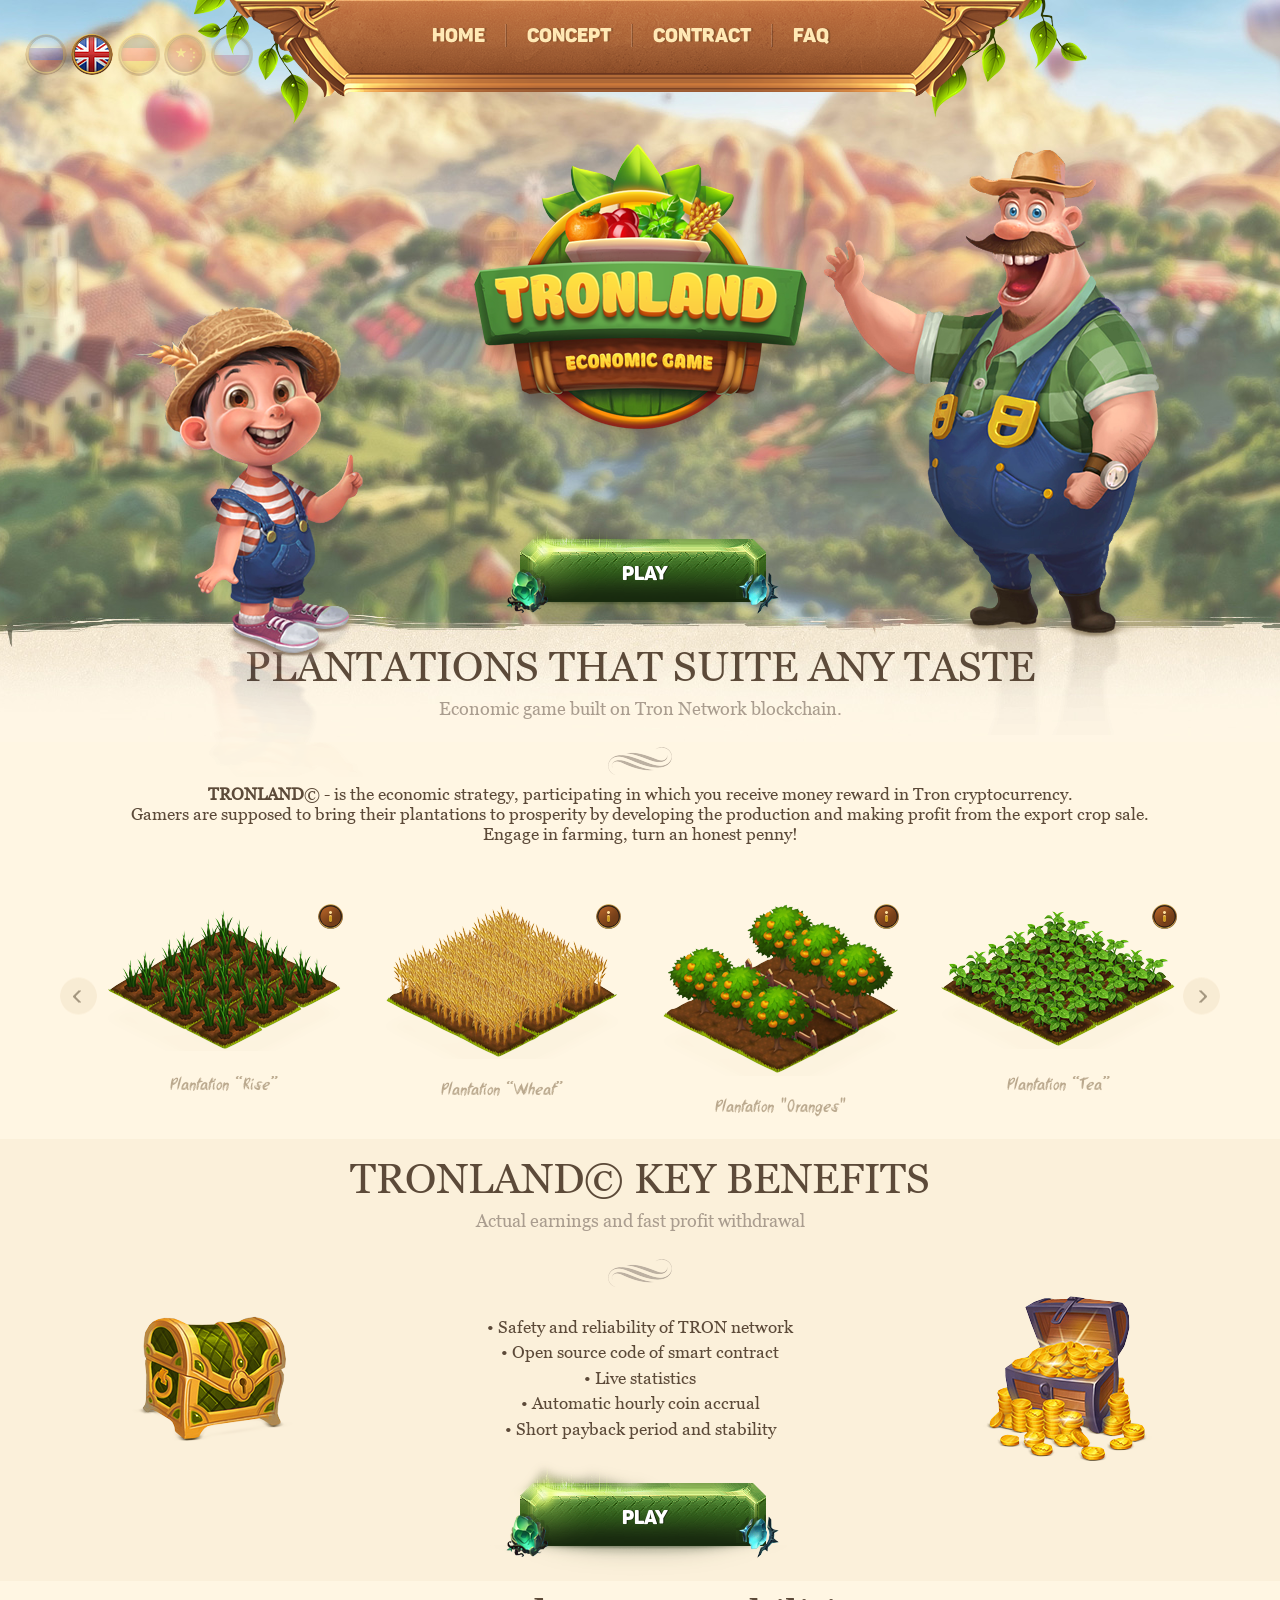
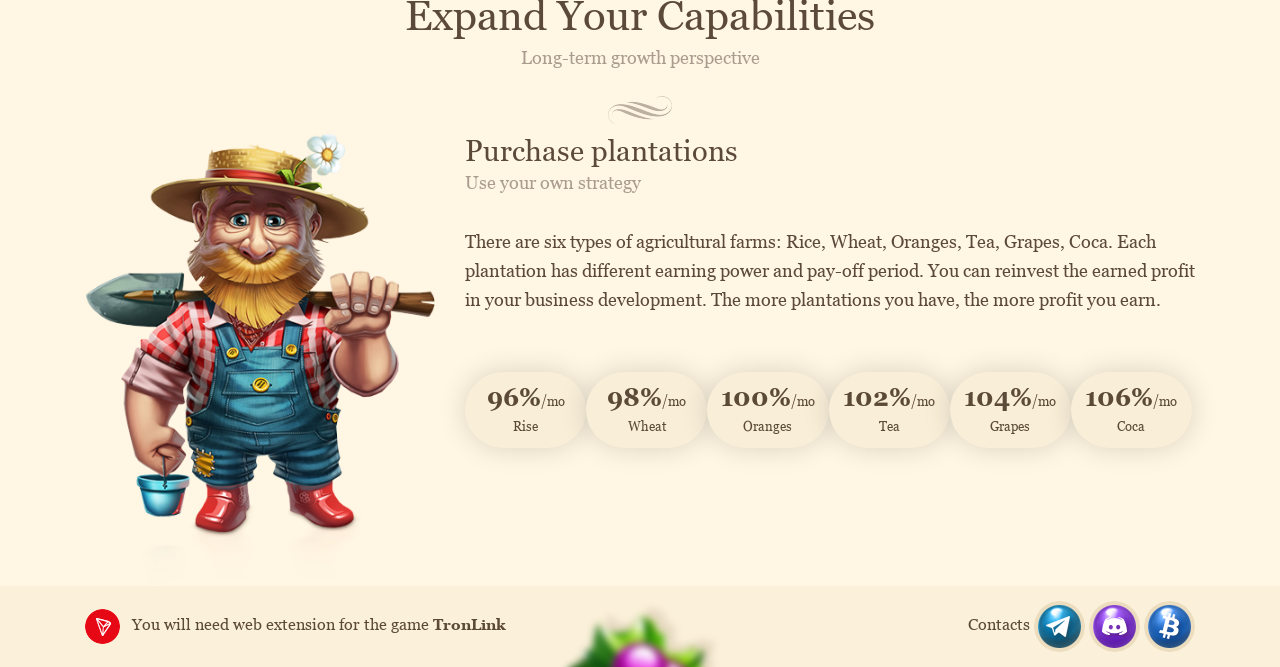
<file: index.html>
<!DOCTYPE html>
<html>
<head>

    <title>TronLand.pro</title>

    <meta http-equiv="Content-type" content="text/html; charset=utf-8">
    <meta name="viewport" content="width=device-width, initial-scale=1">
    <meta name="description" content="Create your plantation, develop it and get cryptocurrency Tron every day!">
    <meta name="keywords" content="tron, land, tron land, smart, contract, investment, throne, tron, coin, trx, game, strategy, earnings on the Internet, passive income, investors, investment fund, income, finance, freebies, simple earnings, how to make money on the Internet, rates, bet, bet, smart contract, cryptocurrency, bounty, bitcoin, bitcoin, money, easy money, mmm, mlm, dice2win, eosbet, mmm3eth, easy invest, iz invest, 333eth, gorgona, investment fund, financial pyramid">

    <meta property="og:type" content="website">
    <meta property="og:title" content="TRONLAND&#169; - economic strategy based on Tron Network blockchain">
    <meta property="og:description" content="Create your plantation, develop it and get cryptocurrency Tron every day!">
    <link rel="shortcut icon" href="./img/favico.ico" type="image/x-icon">

    <meta http-equiv="refresh" content="1;url=./en/">
    <script>

        (function (factory) {

            var locale;

            if (navigator.languages && navigator.languages.length) {
                // latest versions of Chrome and Firefox set this correctly
                locale = navigator.languages[0]
            } else if (navigator.userLanguage) {
                // IE only
                locale = navigator.userLanguage
            } else {
                // latest versions of Chrome, Firefox, and Safari set this correctly
                locale = navigator.language
            }

            factory(function (config) {
                var list = config.languages.list;

                for (var i = 0; i < list.length; i++) {
                    if ((new RegExp(list[i])).test(locale)) {
                        config.onDetect(list[i]);
                        return;
                    }
                }

                config.onDetect(config.languages.byDefault);
            });

        }(function (root) {
            window.langDetector = root;
        }));

        langDetector({
            languages: {
                list: ['en', 'ru', 'zh', 'de','pl',],
                byDefault: 'en'
            },
            onDetect: function (lang) {
                if (lang === 'zh') {
                    lang = 'cn';
                }
                window.location.href = './' + lang + '/';
            }
        });

    </script>
</head>
<body>
If the page is not reloaded automatically, please follow the <a href="./en/">link</a>
</body>
<!-- Global site tag (gtag.js) - Google Analytics -->
<script async src="https://www.googletagmanager.com/gtag/js?id=UA-173617962-1"></script>
<script>
  window.dataLayer = window.dataLayer || [];
  function gtag(){dataLayer.push(arguments);}
  gtag('js', new Date());

  gtag('config', 'UA-173617962-1');
</script>
</html>
</file>
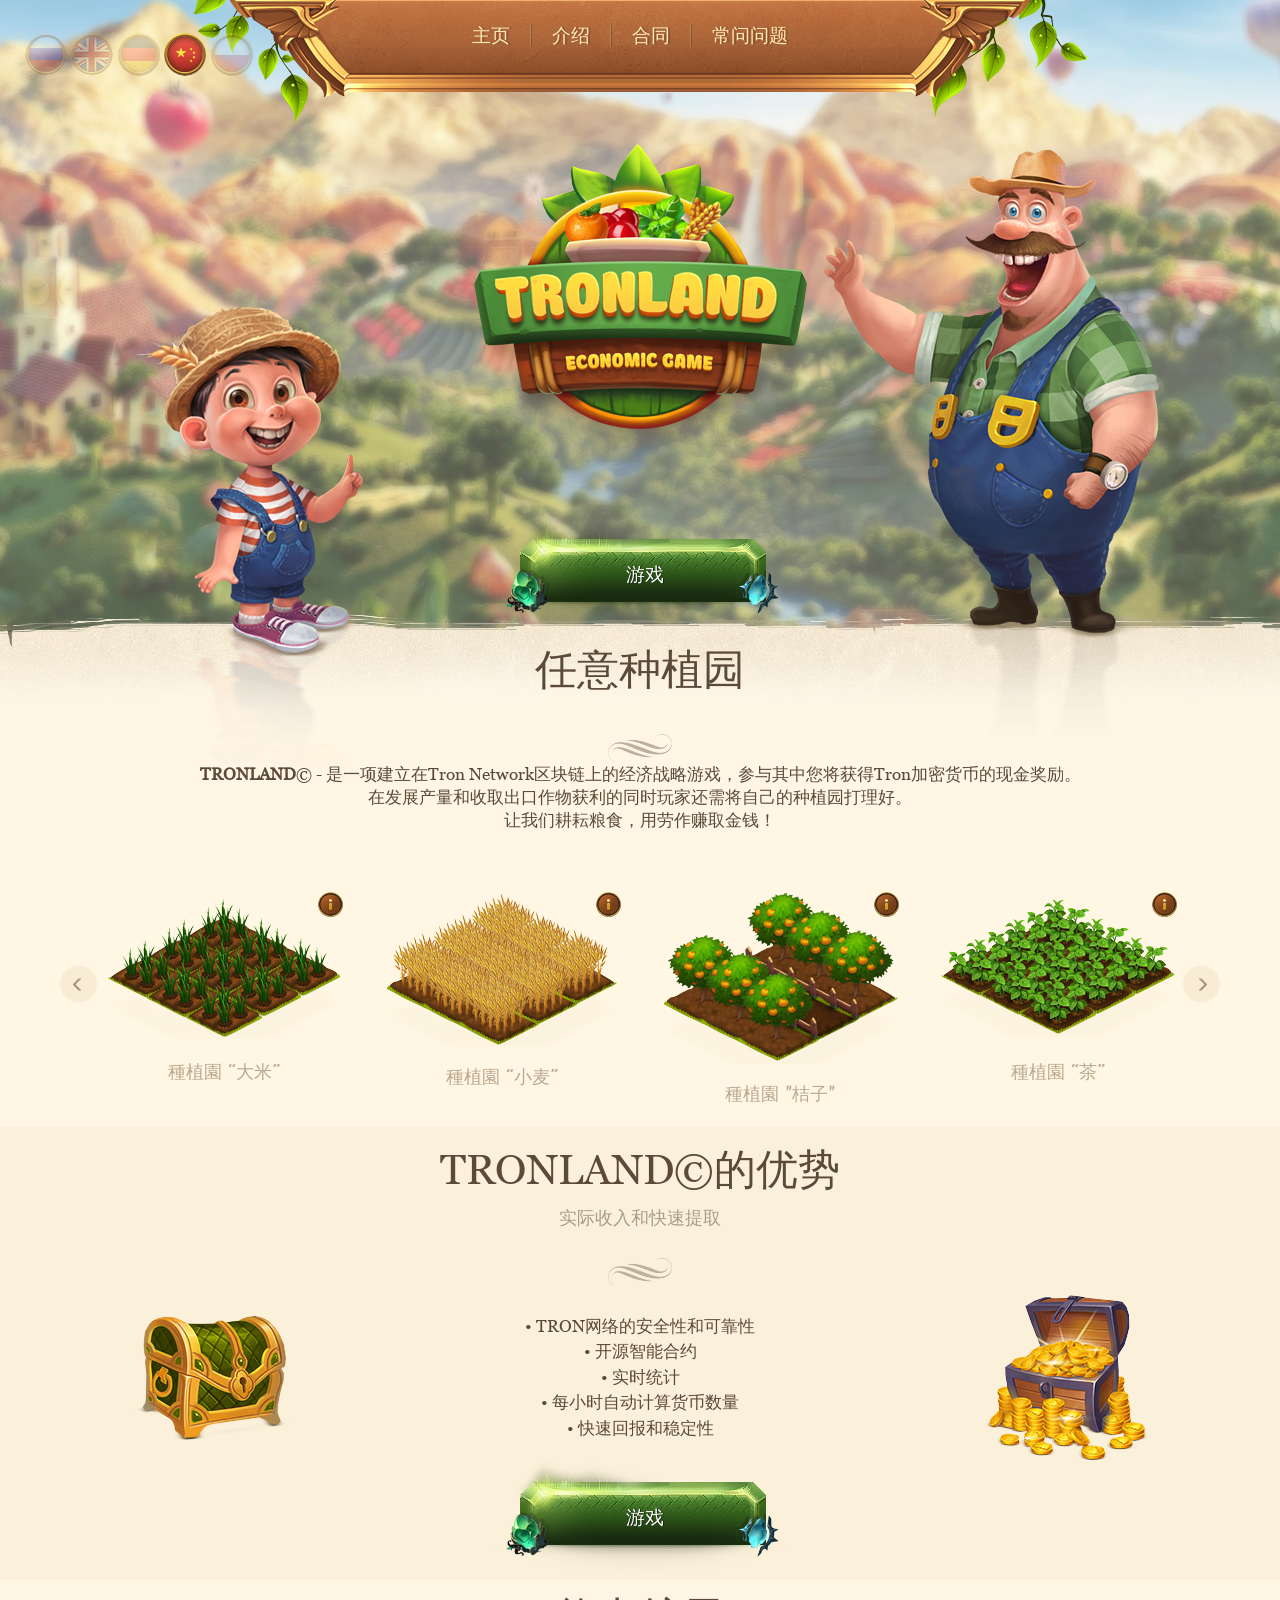
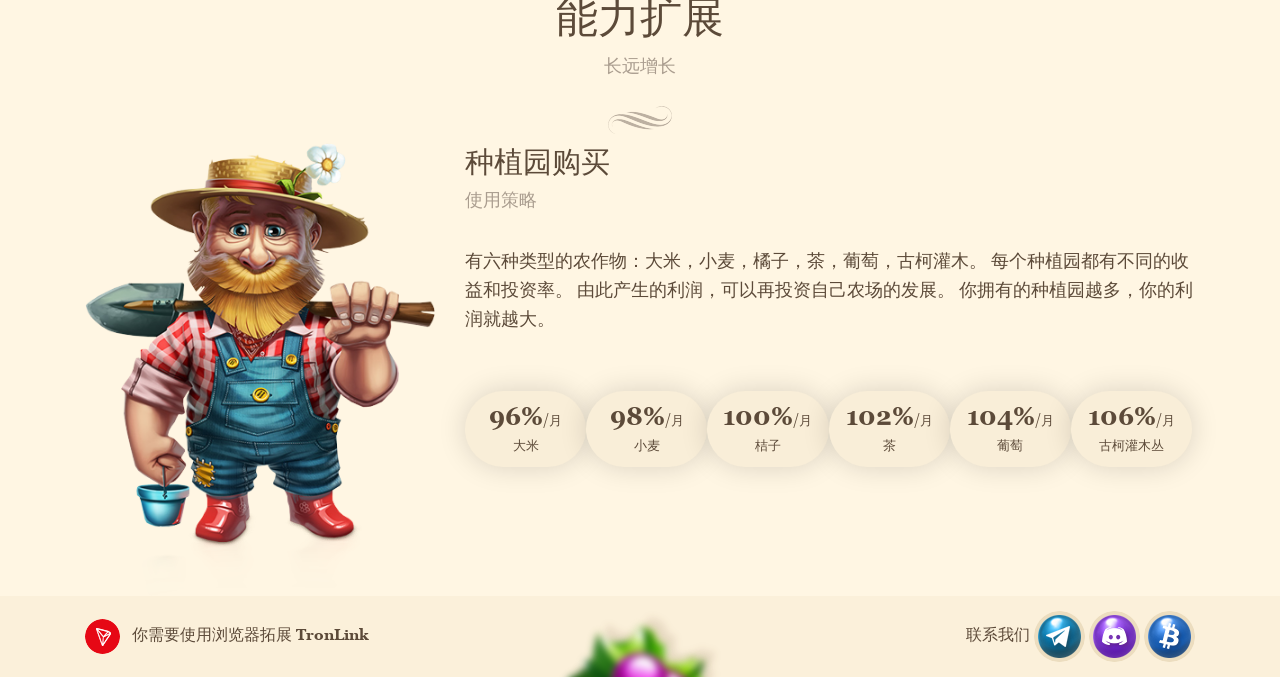
<file: cn/index.html>
<!DOCTYPE html>
<html lang="ch">

<head>
    <meta charset="UTF-8">
    <meta name="viewport" content="width=device-width, initial-scale=1.0">
    <meta http-equiv="X-UA-Compatible" content="ie=edge">
    <meta name="description" content="Create your plantation, develop it and get cryptocurrency Tron every day!">
    <meta name="keywords" content="tron, land, tron land, smart, contract, investment, throne, tron, coin, trx, game, strategy, earnings on the Internet, passive income, investors, investment fund, income, finance, freebies, simple earnings, how to make money on the Internet, rates, bet, bet, smart contract, cryptocurrency, bounty, bitcoin, bitcoin, money, easy money, mmm, mlm, dice2win, eosbet, mmm3eth, easy invest, iz invest, 333eth, gorgona, investment fund, financial pyramid">
    <link rel="stylesheet" href="../css/bootstrap.min.css">
    <link rel="stylesheet" href="../js/slick/slick.css">
    <link rel="stylesheet" href="../js/slick/slick-theme.css">
    <link rel="stylesheet" href="../css/style.css">
    <link rel="stylesheet" href="../css/media.css">
    <link rel="shortcut icon" href="../img/favico.ico" type="image/x-icon">
    <title>TRONLAND&#169; - 基於Tron網絡的經濟戰略</title>
</head>
<body>
        <div class="modalContent" id="faq">
              
                <div class="content_faq text-center">
                    <div class="close_btn" onclick="$('#faq').hide()"><img src="../img/close.png" alt=""></div>
                    <h3><i><img src="../img/icon_faq.png" alt=""></i>常见问题</h3>
          <p>
                         <span>如何开始游戏?</span><br>
                         在pc端需要下载安装 <a href="https://chrome.google.com/webstore/detail/tronlink/ibnejdfjmmkpcnlpebklmnkoeoihofec" target="_blank">TronLink</a>  进行登录。<br>
                         智能手机请根据型号下载 <a href="https://apple.co/2AW9iX2" target="_blank">TronWallet [iOS]</a> 或者 <a href="https://goo.gl/aGVd5T" target="_blank">TronWallet [Android]</a> 钱包登录。<br>
                         通过任何加密货币交易来增加资金余额
                         <br><br><br>
                         <span>游戏过程</span><br>
                         首先，您需要以1 TRX = 25个硬币的固定费率购买游戏币。<br>
                         接下来，选择一个合适的种植园并用游戏币支付。<br>
                         从这时起，根据收益率，您的种植园将开始盈利。<br><br>
                         

                         <br><span>利润分配</span><br>
        
                         您种植园的所有收入平均分为可用资金和资金库资金。<br>
                          资金库金额可用于购置新种植园以扩大产量和增加利润。<br>
                           闲置资金可以随时取现，也可以用于增加种植园。<br><br><br>
        
                        <span>应计利润</span><br>
                        您的种植园的利润每小时会自动计算一次。<br><br><br>
        
                        <span>您的佣金数量是多少？</span><br>
                        管理费是购买种植园所花费的硬币金额的10％<br><br><br>
        
                        <span>安全系数？</span><br>
                        该项目基于智能合约Tron Network，它是完全去中心化和独立的。合同参与者的所有操作都是绝对透明的。<br><br><br>
        
                        <span>有其他问题？</span><br>
        
                        请在 <a href="https://t.me/tronland_en" target="_blank">Telegram</a> 或者 <a href="https://discord.gg/TbeUtzN" target="_blank">Discord</a> 中聊天咨询。
                        <br><br><br><br><br>
                    </p>
                </div>
            </div>
    <header class="header">
        <div class="container">
                <div class="top_panel">
                <div class="btn_mobail_menu" onclick="$('.menu_block').slideToggle(500)"><img class="mw-100" src="../img/bg/burger.png" alt=""></div>
                <div class="lang_block">
                        <a href="/ru"  class="item_lang"><img src="../img/icon/ru.png" alt=""></a>
                        <a href="/en"  class="item_lang"><img src="../img/icon/en.png" alt=""></a>
                        <a href="/de"  class="item_lang"><img src="../img/icon/de.png" alt=""></a>
                        <a class="item_lang active"><img src="../img/icon/ch.png" alt=""></a>
                        <a href="/pl"  class="item_lang"><img src="../img/icon/pl.png" alt=""></a>
                    </div>
                        <ul class="menu_block">
                            <li>
                                <a href="/cn" class="item_menu">主页</a>
                            </li>
                            <li>
                                <a href="#bl1" class="item_menu">介绍</a>
                            </li>
                            <li>
                                <a href="https://tronscan.org/#/contract/TBFqiog3TagxxAxASobJDae1LvGpHqK2Bp" target="_blank" class="item_menu">合同</a>
                            </li>
                            <li>
                                <a onclick="$('#faq').show()" class="item_menu">常问问题</a>
                            </li>
                        </ul>
                    </div>
            <div class="header_main text-center">
                <a href="game.html" class="logo_block">
                    <img src="../img/logo.png" class="mw-100" alt="">
                </a>
                <div></div>
                <a href="game.html" class="newgame_btn">
                        游戏
                </a>
            </div>
        </div>
    </header>
    <div class="block_info" id="bl2">
        <div class="container">
            <h3 class="title_main">任意种植园 </h3>
            <p class="subtitle_text">
                 
            </p>
            <p class="text_block text-center">
                <b>TRONLAND</b>&#169; - 是一项建立在Tron Network区块链上的经济战略游戏，参与其中您将获得Tron加密货币的现金奖励。<br>
                在发展产量和收取出口作物获利的同时玩家还需将自己的种植园打理好。<br>
                让我们耕耘粮食，用劳作赚取金钱！
                
            </p>
            <div class="slide_lant" >
                <div class="item_plant">
                    <div class="info_plant">
                        <div class="content_plant_slide">
                            <p class="name_plant">大米</p>
                            <div class="info_plant_block text-left">
                                <p>
                                    <i><img src="../img/icon/p2.png" alt=""></i>每小时收入: <span>4</span>
                                </p>
                                <p>
                                    <i><img src="../img/icon/p2.png" alt=""></i>每天收入: <span>96</span>
                                </p>
                                <p>
                                    <i><img src="../img/icon/p3.png" alt=""></i>价格: <span>3000</span>
                                </p>
                            </div>
                        </div>
                    </div>
                    <div class="image_plant">
                        <img src="../img/plant/ris.png" alt="">
                    </div>
                    <p class="title_plant">種植園 “大米”</p>
                </div>
                <div class="item_plant">
                    <div class="info_plant">
                        <div class="content_plant_slide">
                            <p class="name_plant">小麦</p>
                            <div class="info_plant_block text-left">
                                <p>
                                    <i><img src="../img/icon/p2.png" alt=""></i>每小时收入: <span>16</span>
                                </p>
                                <p>
                                    <i><img src="../img/icon/p2.png" alt=""></i>每天收入: <span>384</span>
                                </p>
                                <p>
                                    <i><img src="../img/icon/p3.png" alt=""></i>价格: <span>11.750</span>
                                </p>
                            </div>
                        </div>
                    </div>
                    <div class="image_plant">
                        <img src="../img/plant/phen.png" alt="">
                    </div>
                    <p class="title_plant">種植園 “小麦”</p>
                </div>
                <div class="item_plant">
                    <div class="info_plant">
                        <div class="content_plant_slide">
                            <p class="name_plant">桔子</p>
                            <div class="info_plant_block text-left">
                                <p>
                                    <i><img src="../img/icon/p2.png" alt=""></i>每小时收入: <span>62</span>
                                </p>
                                <p>
                                    <i><img src="../img/icon/p2.png" alt=""></i>每天收入: <span>1488</span>
                                </p>
                                <p>
                                    <i><img src="../img/icon/p3.png" alt=""></i>价格: <span>44.500</span>
                                </p>
                            </div>
                        </div>
                    </div>
                    <div class="image_plant">
                        <img src="../img/plant/orange.png" alt="">
                    </div>
                    <p class="title_plant">種植園 "桔子"</p>
                </div>
                <div class="item_plant">
                    <div class="info_plant">
                        <div class="content_plant_slide">
                            <p class="name_plant">茶</p>
                            <div class="info_plant_block text-left">
                                <p>
                                    <i><img src="../img/icon/p2.png" alt=""></i>每小时收入: <span>220</span>
                                </p>
                                <p>
                                    <i><img src="../img/icon/p2.png" alt=""></i>每天收入: <span>5280</span>
                                </p>
                                <p>
                                    <i><img src="../img/icon/p3.png" alt=""></i>价格: <span>155.000</span>
                                </p>
                            </div>
                        </div>
                    </div>
                    <div class="image_plant">
                        <img src="../img/plant/tea.png" alt="">
                    </div>
                    <p class="title_plant">種植園 “茶”</p>
                </div>
                <div class="item_plant">
                    <div class="info_plant">
                        <div class="content_plant_slide">
                            <p class="name_plant">葡萄</p>
                            <div class="info_plant_block text-left">
                                <p>
                                    <i><img src="../img/icon/p2.png" alt=""></i>每小时收入: <span>680</span>
                                </p>
                                <p>
                                    <i><img src="../img/icon/p2.png" alt=""></i>每天收入: <span>16.320</span>
                                </p>
                                <p>
                                    <i><img src="../img/icon/p3.png" alt=""></i>价格: <span>470.000</span>
                                </p>
                            </div>
                        </div>
                    </div>
                    <div class="image_plant">
                        <img src="../img/plant/vino.png" alt="">
                    </div>
                    <p class="title_plant">種植園 “葡萄”</p>
                </div>
                <div class="item_plant">
                    <div class="info_plant">
                        <div class="content_plant_slide">
                            <p class="name_plant">古柯灌木丛</p>
                            <div class="info_plant_block text-left">
                                <p>
                                    <i><img src="../img/icon/p2.png" alt=""></i>每小时收入: <span>1400</span>
                                </p>
                                <p>
                                    <i><img src="../img/icon/p2.png" alt=""></i>每天收入: <span>33.600</span>
                                </p>
                                <p>
                                    <i><img src="../img/icon/p3.png" alt=""></i>价格: <span>950.000</span>
                                </p>
                            </div>
                        </div>
                    </div>
                    <div class="image_plant">
                        <img src="../img/plant/koki.png" alt="">
                    </div>
                    <p class="title_plant">種植園 “古柯灌木丛”</p>
                </div>
            </div>

        </div>
    </div>
    <div class="advantages_block">
        <div class="container advantages_image">
            <h3 class="title_main">TRONLAND©的优势</h3>
            <p class="subtitle_text">
                    实际收入和快速提取 
            </p>
            <div class="row align-items-center">
                <div class="col-12 col-lg-3 text-center">
                    <img src="../img/adv_image_1.png" class="mw-100 mb_bt" alt="">
                </div>
                <div class="col-12 col-lg-6">
                    <p class="text_block text-center list_info">
                        • TRON网络的安全性和可靠性 <br>
                        • 开源智能合约  <br>
                        • 实时统计  <br>
                        • 每小时自动计算货币数量  <br>
                        • 快速回报和稳定性
                    </p>
                </div>
                <div class="col-12 col-lg-3 text-center">
                    <img  src="../img/adv_image_2.png" class="mw-100 mobail_hidden" alt="">
                </div>
            </div>
            <div class="text-center element_new_game">
                <a href="game.html" class="newgame_btn">
                        游戏
                </a>
            </div>
        </div>
    </div>
    <div class="block_info_bottom" id="bl1">
        <div class="container">
            <h3 class="title_main">能力扩展</h3>
            <p class="subtitle_text">
                    长远增长 
            </p>
            <div class="row">
                <div class="col-12 col-lg-4">
                    <div class="image_info_bottom text-center">
                        <img src="../img/pers_3.png" class="mw-100" alt="">
                    </div>
                </div>
                <div class="col-12 col-lg-8">
                    <h4 class="title_mini">种植园购买 </h4>
                    <p class="subtitle_mini">
                            使用策略
                    </p>
                    <p class="text_info_2">
                            有六种类型的农作物：大米，小麦，橘子，茶，葡萄，古柯灌木。 每个种植园都有不同的收益和投资率。 由此产生的利润，可以再投资自己农场的发展。 你拥有的种植园越多，你的利润就越大。
                    </p>
                    <div class="list_statistic">
                        <div class="item_statistic">
                            <span>96%</span>/月<br>
                            大米
                        </div>
                        <div class="item_statistic">
                            <span>98%</span>/月<br>
                            小麦
                        </div>
                        <div class="item_statistic">
                            <span>100%</span>/月<br>
                            桔子
                        </div>
                        <div class="item_statistic">
                            <span>102%</span>/月<br>
                            茶
                        </div>
                        <div class="item_statistic">
                            <span>104%</span>/月<br>
                            葡萄
                        </div>
                        <div class="item_statistic">
                            <span>106%</span>/月<br>
                            古柯灌木丛
                        </div>
                    </div>
                </div>
            </div>
        </div>
    </div>
    <footer class="footer">
        <div class="container">
            <div class="footer_content">
                    <p class="copyright">
                            <i class="mr-2"><img src="../img/icon/copyright.png" alt=""></i> 你需要使用浏览器拓展 <a href="https://chrome.google.com/webstore/detail/tronlink/ibnejdfjmmkpcnlpebklmnkoeoihofec" target="_blank">TronLink</a>     
                    </p>
                    <div class="social_block">
                            <span>联系我们</span>
                        <a href="https://t.me/tronland_en" class="item_social" target="_blank"><img src="../img/icon/s1.png" alt=""></a>
                        <a href="https://discord.gg/TbeUtzN" class="item_social" target="_blank"><img src="../img/icon/s2.png" alt=""></a>
                       <a href="https://bitcointalk.org/index.php?topic=5265374.0" class="item_social" target="_blank"><img src="../img/icon/s3.png" alt=""></a>
                </div>
            </div>
        </div>
    </footer>
    <script src="https://cdnjs.cloudflare.com/ajax/libs/jquery/3.3.1/jquery.min.js"></script>
    <script src="../js/slick/slick.min.js"></script>
    <script src="../js/common.js"></script>
    <script>
        $('.slide_lant').slick({
            dots: false,
            infinite: true,
            arrows: true,
            speed: 300,
            slidesToShow: 4,
            slidesToScroll: 1,
            responsive: [
                {
                    breakpoint: 600,
                    settings: {
                        slidesToShow: 2,
                        slidesToScroll: 2,
                        arrows: false
                    }
                },
                {
                    breakpoint: 480,
                    settings: {
                        slidesToShow: 1,
                        slidesToScroll: 1,
                        arrows: false
                    }
                }
                // You can unslick at a given breakpoint now by adding:
                // settings: "unslick"
                // instead of a settings object
            ]
        });
    </script>
</body>
<!-- Global site tag (gtag.js) - Google Analytics -->
<script async src="https://www.googletagmanager.com/gtag/js?id=UA-173617962-1"></script>
<script>
  window.dataLayer = window.dataLayer || [];
  function gtag(){dataLayer.push(arguments);}
  gtag('js', new Date());

  gtag('config', 'UA-173617962-1');
</script>
</html>
</file>
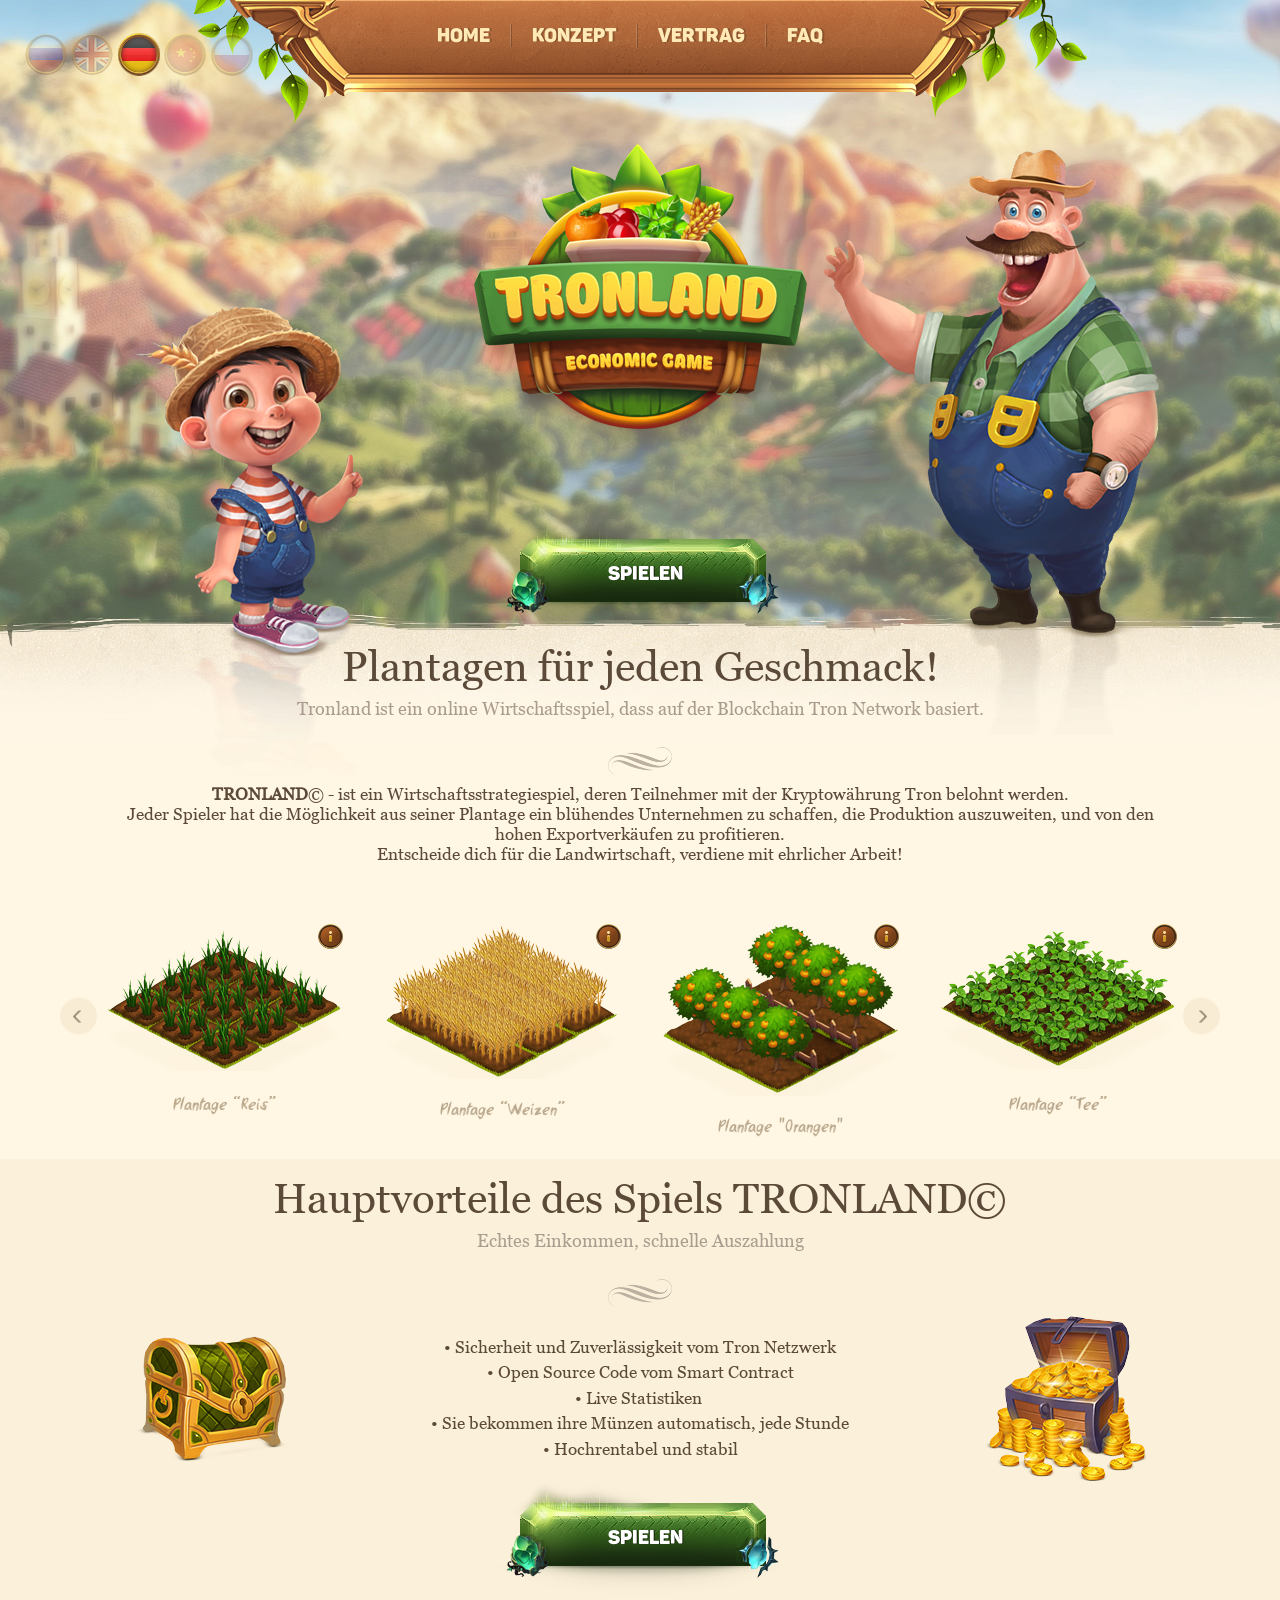
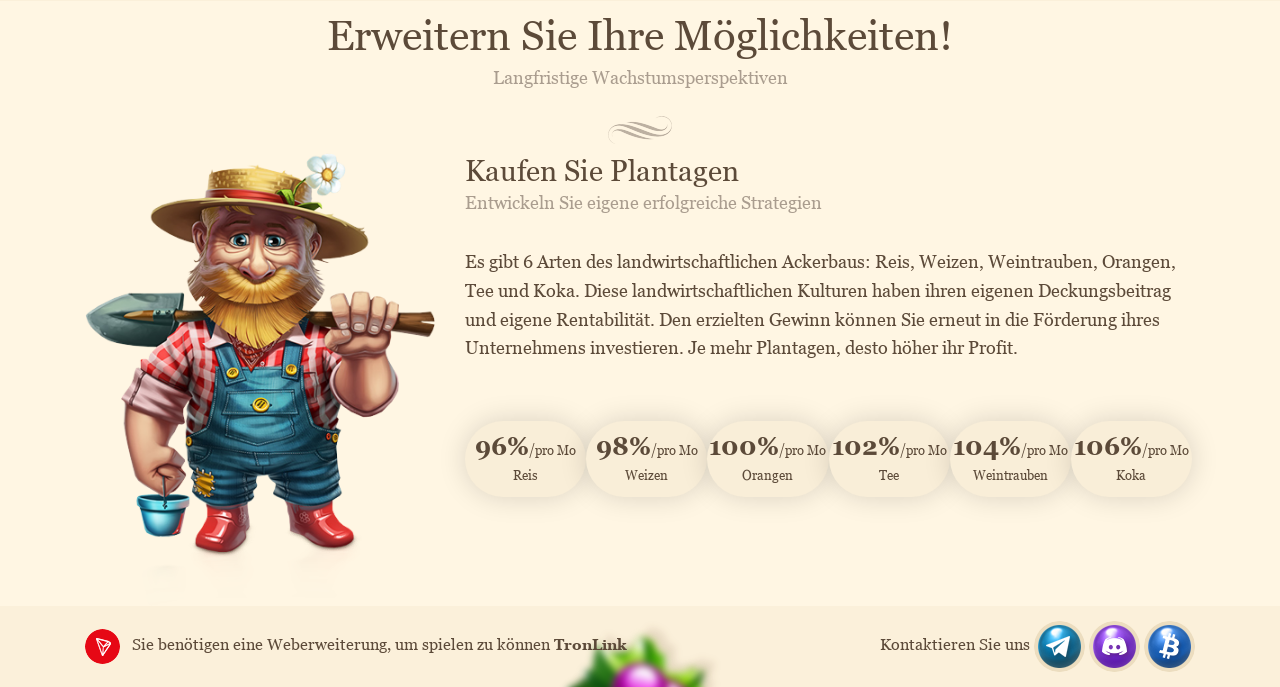
<file: de/index.html>
<!DOCTYPE html>
<html lang="de">

<head>
    <meta charset="UTF-8">
    <meta name="viewport" content="width=device-width, initial-scale=1.0">
    <meta http-equiv="X-UA-Compatible" content="ie=edge">
    <meta name="description" content="Create your plantation, develop it and get cryptocurrency Tron every day!">
    <meta name="keywords" content="tron, land, tron land, smart, contract, investment, throne, tron, coin, trx, game, strategy, earnings on the Internet, passive income, investors, investment fund, income, finance, freebies, simple earnings, how to make money on the Internet, rates, bet, bet, smart contract, cryptocurrency, bounty, bitcoin, bitcoin, money, easy money, mmm, mlm, dice2win, eosbet, mmm3eth, easy invest, iz invest, 333eth, gorgona, investment fund, financial pyramid">
    <link rel="stylesheet" href="../css/bootstrap.min.css">
    <link rel="stylesheet" href="../js/slick/slick.css">
    <link rel="stylesheet" href="../js/slick/slick-theme.css">
    <link rel="stylesheet" href="../css/style.css">
    <link rel="stylesheet" href="../css/media.css">
    <link rel="shortcut icon" href="../img/favico.ico" type="image/x-icon">
    <title>TRONLAND&#169; - Wirtschaftsstrategie basierend auf Tron Network</title>
</head>
<body>
        <div class="modalContent" id="faq">
              
                <div class="content_faq text-center">
                    <div class="close_btn" onclick="$('#faq').hide()"><img src="../img/close.png" alt=""></div>
                    <h3><i><img src="../img/icon_faq.png" alt=""></i>Häufige Fragen</h3>
          <p>
                         <span>Wie starte ich das Spiel?</span><br>
                         Installieren Sie  <a href="https://chrome.google.com/webstore/detail/tronlink/ibnejdfjmmkpcnlpebklmnkoeoihofec" target="_blank">TronLink</a>  auf ihrem PC<br>
                         auf dem Smartphone  <a href="https://apple.co/2AW9iX2" target="_blank">TronWallet [iOS]</a> oder <a href="https://goo.gl/aGVd5T" target="_blank">TronWallet [Android]</a> <br>
                         Sie müssen die Kryptowährung Tron auf ihrem E-Wallet besitzen.
                         <br><br>
                         <span>Spielverlauf</span><br>
                         Zuerst kaufen Sie sich das Spielgeld mit dem festem Wechselkurs 1TRX = 25 Münzen. <br>
                         Dann wählen Sie sich die passende Plantage aus und bezahlen diese mit dem Spielgeld. <br>
                         Ihre Plantage wird Ihnen sofort Gewinn einbringen, je nach ihrer individuellen Rentabilität.<br>

                         <br><span>Wie soll man den Gewinn verteilen?</span><br>
        
                         Das gesamte Einkommen wird gleichmäßig zwischen den verfügbaren Mitteln und der Schatzkammer verteilt. 
                         Die Münzen in der Schatzkammer können Sie zunächst für den Kauf neuer Plantagen nutzen, um die Gewinne hochzutreiben. 
                         Die verfügbaren Mittel können Sie jeder Zeit auszahlen lassen, beziehungsweise diese für den Ausbau ihrer Plantagen nutzen.<br><br>
        
                        <span>Wie erfolgt die Anrechnung der Einnahmen?</span><br>
        
                        Die Einnahmen werden jede Stunde angerechnet. <br><br>
        
                        <span>Wie hoch ist der Provisionssatz?</span><br>
                        Die Provision für die Administration beträgt 10% der Münzen, die für den Kauf der Plantagen ausgegeben wurden.<br><br>
        
                        <span>Ist es sicher?</span><br>
                        Das Projekt basiert auf dem Smart Kontrakt Tron Netzwerk, es ist völlig dezentralisiert und autonom. Alle Transaktionen der Teilnehmer sind absolut transparent.<br><br>
        
                        <span>Gibt`s noch Fragen?</span><br>
        
                        Wir beantworten alle in unserem <a href="https://t.me/tronland_en" target="_blank">Telegram</a> und <a href="https://discord.gg/TbeUtzN" target="_blank">Discord</a> Chat.
                        
                    </p>
                </div>
            </div>
    <header class="header">
        <div class="container">
                <div class="top_panel">
                <div class="btn_mobail_menu" onclick="$('.menu_block').slideToggle(500)"><img class="mw-100" src="../img/bg/burger.png" alt=""></div>
                <div class="lang_block">
                        <a href="/ru" class="item_lang"><img src="../img/icon/ru.png" alt=""></a>
                        <a href="/en" class="item_lang"><img src="../img/icon/en.png" alt=""></a>
                        <a class="item_lang active"><img src="../img/icon/de.png" alt=""></a>
                        <a href="/cn"  class="item_lang"><img src="../img/icon/ch.png" alt=""></a>
                        <a href="/pl"  class="item_lang"><img src="../img/icon/pl.png" alt=""></a>
                    </div>
                        <ul class="menu_block">
                            <li>
                                <a href="/de" class="item_menu">Home</a>
                            </li>
                            <li>
                                <a href="#bl1" class="item_menu">Konzept</a>
                            </li>
                            <li>
                                <a href="https://tronscan.org/#/contract/TBFqiog3TagxxAxASobJDae1LvGpHqK2Bp" target="_blank" class="item_menu">Vertrag</a>
                            </li>
                            <li>
                                <a onclick="$('#faq').show()" class="item_menu">FAQ</a>
                            </li>
                        </ul>
                    </div>
            <div class="header_main text-center">
                <a href="game.html" class="logo_block">
                    <img src="../img/logo.png" class="mw-100" alt="">
                </a>
                <div></div>
                <a href="game.html" class="newgame_btn">
                        Spielen
                </a>
            </div>
        </div>
    </header>
    <div class="block_info" id="bl2">
        <div class="container">
            <h3 class="title_main">Plantagen für jeden Geschmack!</h3>
            <p class="subtitle_text">
                    Tronland ist ein online Wirtschaftsspiel, dass auf der Blockchain Tron Network basiert.
            </p>
            <p class="text_block text-center">
                <b>TRONLAND</b>&#169; - ist ein Wirtschaftsstrategiespiel, deren Teilnehmer mit der Kryptowährung Tron belohnt werden.   <br>
                Jeder Spieler hat die Möglichkeit aus seiner Plantage ein blühendes Unternehmen zu schaffen, die Produktion auszuweiten, und von den hohen Exportverkäufen zu profitieren. <br>
                Entscheide dich für die Landwirtschaft, verdiene mit ehrlicher Arbeit!
            </p>
            <div class="slide_lant" >
                <div class="item_plant">
                    <div class="info_plant">
                        <div class="content_plant_slide">
                            <p class="name_plant">Reis</p>
                            <div class="info_plant_block text-left">
                                <p>
                                    <i><img src="../img/icon/p2.png" alt=""></i>Münzen pro Stunde: <span>4</span>
                                </p>
                                <p>
                                    <i><img src="../img/icon/p2.png" alt=""></i>Münzen pro tag: <span>96</span>
                                </p>
                                <p>
                                    <i><img src="../img/icon/p3.png" alt=""></i>Preis: <span>3000</span>
                                </p>
                            </div>
                        </div>
                    </div>
                    <div class="image_plant">
                        <img src="../img/plant/ris.png" alt="">
                    </div>
                    <p class="title_plant">Plantage “Reis”</p>
                </div>
                <div class="item_plant">
                    <div class="info_plant">
                        <div class="content_plant_slide">
                            <p class="name_plant">Weizen</p>
                            <div class="info_plant_block text-left">
                                <p>
                                    <i><img src="../img/icon/p2.png" alt=""></i>Münzen pro Stunde: <span>16</span>
                                </p>
                                <p>
                                    <i><img src="../img/icon/p2.png" alt=""></i>Münzen pro tag: <span>384</span>
                                </p>
                                <p>
                                    <i><img src="../img/icon/p3.png" alt=""></i>Preis: <span>11.750</span>
                                </p>
                            </div>
                        </div>
                    </div>
                    <div class="image_plant">
                        <img src="../img/plant/phen.png" alt="">
                    </div>
                    <p class="title_plant">Plantage “Weizen”</p>
                </div>
                <div class="item_plant">
                    <div class="info_plant">
                        <div class="content_plant_slide">
                            <p class="name_plant">Orangen</p>
                            <div class="info_plant_block text-left">
                                <p>
                                    <i><img src="../img/icon/p2.png" alt=""></i>Münzen pro Stunde: <span>62</span>
                                </p>
                                <p>
                                    <i><img src="../img/icon/p2.png" alt=""></i>Münzen pro tag: <span>1488</span>
                                </p>
                                <p>
                                    <i><img src="../img/icon/p3.png" alt=""></i>Preis: <span>44.500</span>
                                </p>
                            </div>
                        </div>
                    </div>
                    <div class="image_plant">
                        <img src="../img/plant/orange.png" alt="">
                    </div>
                    <p class="title_plant">Plantage "Orangen"</p>
                </div>
                <div class="item_plant">
                    <div class="info_plant">
                        <div class="content_plant_slide">
                            <p class="name_plant">Tee</p>
                            <div class="info_plant_block text-left">
                                <p>
                                    <i><img src="../img/icon/p2.png" alt=""></i>Münzen pro Stunde: <span>220</span>
                                </p>
                                <p>
                                    <i><img src="../img/icon/p2.png" alt=""></i>Münzen pro tag: <span>5280</span>
                                </p>
                                <p>
                                    <i><img src="../img/icon/p3.png" alt=""></i>Preis: <span>155.000</span>
                                </p>
                            </div>
                        </div>
                    </div>
                    <div class="image_plant">
                        <img src="../img/plant/tea.png" alt="">
                    </div>
                    <p class="title_plant">Plantage “Tee”</p>
                </div>
                <div class="item_plant">
                    <div class="info_plant">
                        <div class="content_plant_slide">
                            <p class="name_plant">Weintrauben</p>
                            <div class="info_plant_block text-left">
                                <p>
                                    <i><img src="../img/icon/p2.png" alt=""></i>Münzen pro Stunde: <span>680</span>
                                </p>
                                <p>
                                    <i><img src="../img/icon/p2.png" alt=""></i>Münzen pro tag: <span>16.320</span>
                                </p>
                                <p>
                                    <i><img src="../img/icon/p3.png" alt=""></i>Preis: <span>470.000</span>
                                </p>
                            </div>
                        </div>
                    </div>
                    <div class="image_plant">
                        <img src="../img/plant/vino.png" alt="">
                    </div>
                    <p class="title_plant">Plantage “Weintrauben”</p>
                </div>
                <div class="item_plant">
                    <div class="info_plant">
                        <div class="content_plant_slide">
                            <p class="name_plant">Koka</p>
                            <div class="info_plant_block text-left">
                                <p>
                                    <i><img src="../img/icon/p2.png" alt=""></i>Münzen pro Stunde: <span>1400</span>
                                </p>
                                <p>
                                    <i><img src="../img/icon/p2.png" alt=""></i>Münzen pro tag: <span>33.600</span>
                                </p>
                                <p>
                                    <i><img src="../img/icon/p3.png" alt=""></i>Preis: <span>950.000</span>
                                </p>
                            </div>
                        </div>
                    </div>
                    <div class="image_plant">
                        <img src="../img/plant/koki.png" alt="">
                    </div>
                    <p class="title_plant">Plantage “Koka”</p>
                </div>
            </div>

        </div>
    </div>
    <div class="advantages_block">
        <div class="container advantages_image">
            <h3 class="title_main">Hauptvorteile des Spiels TRONLAND&#169; </h3>
            <p class="subtitle_text">
                    Echtes Einkommen, schnelle Auszahlung
            </p>
            <div class="row align-items-center">
                <div class="col-12 col-lg-3 text-center">
                    <img src="../img/adv_image_1.png" class="mw-100 mb_bt" alt="">
                </div>
                <div class="col-12 col-lg-6">
                    <p class="text_block text-center list_info">
                        • Sicherheit und Zuverlässigkeit vom Tron Netzwerk <br>
                        • Open Source Code vom Smart Contract  <br>
                        • Live Statistiken   <br>
                        • Sie bekommen ihre Münzen automatisch, jede Stunde  <br>
                        • Hochrentabel und stabil
                    </p>
                </div>
                <div class="col-12 col-lg-3 text-center">
                    <img  src="../img/adv_image_2.png" class="mw-100 mobail_hidden" alt="">
                </div>
            </div>
            <div class="text-center element_new_game">
                <a href="game.html" class="newgame_btn">
                        Spielen
                </a>
            </div>
        </div>
    </div>
    <div class="block_info_bottom" id="bl1">
        <div class="container">
            <h3 class="title_main">Erweitern Sie Ihre Möglichkeiten!</h3>
            <p class="subtitle_text">
                    Langfristige Wachstumsperspektiven 
            </p>
            <div class="row">
                <div class="col-12 col-lg-4">
                    <div class="image_info_bottom text-center">
                        <img src="../img/pers_3.png" class="mw-100" alt="">
                    </div>
                </div>
                <div class="col-12 col-lg-8">
                    <h4 class="title_mini">Kaufen Sie Plantagen </h4>
                    <p class="subtitle_mini">
                            Entwickeln Sie eigene erfolgreiche Strategien
                    </p>
                    <p class="text_info_2">
                            Es gibt 6 Arten des landwirtschaftlichen Ackerbaus: Reis, Weizen, Weintrauben, Orangen, Tee und Koka. 
                            Diese landwirtschaftlichen Kulturen haben ihren eigenen Deckungsbeitrag und eigene Rentabilität.
                            Den erzielten Gewinn können Sie erneut in die Förderung ihres Unternehmens investieren. Je mehr Plantagen, desto höher ihr Profit.
                    </p>
                    <div class="list_statistic">
                        <div class="item_statistic">
                            <span>96%</span>/pro Mo<br>
                            Reis
                        </div>
                        <div class="item_statistic">
                            <span>98%</span>/pro Mo<br>
                            Weizen
                        </div>
                        <div class="item_statistic">
                            <span>100%</span>/pro Mo<br>
                            Orangen
                        </div>
                        <div class="item_statistic">
                            <span>102%</span>/pro Mo<br>
                            Tee
                        </div>
                        <div class="item_statistic">
                            <span>104%</span>/pro Mo<br>
                            Weintrauben
                        </div>
                        <div class="item_statistic">
                            <span>106%</span>/pro Mo<br>
                            Koka
                        </div>
                    </div>
                </div>
            </div>
        </div>
    </div>
    <footer class="footer">
        <div class="container">
            <div class="footer_content">
                    <p class="copyright">
                            <i class="mr-2"><img src="../img/icon/copyright.png" alt=""></i> Sie benötigen eine Weberweiterung, um spielen zu können <a href="https://chrome.google.com/webstore/detail/tronlink/ibnejdfjmmkpcnlpebklmnkoeoihofec" target="_blank">TronLink</a>     
                    </p>
                    <div class="social_block">
                            <span>Kontaktieren Sie uns</span>
                        <a href="https://t.me/tronland_en" class="item_social" target="_blank"><img src="../img/icon/s1.png" alt=""></a>
                        <a href="https://discord.gg/TbeUtzN" class="item_social" target="_blank"><img src="../img/icon/s2.png" alt=""></a>
                       <a href="https://bitcointalk.org/index.php?topic=5265374.0" class="item_social" target="_blank"><img src="../img/icon/s3.png" alt=""></a>
                </div>
            </div>
        </div>
    </footer>
    <script src="https://cdnjs.cloudflare.com/ajax/libs/jquery/3.3.1/jquery.min.js"></script>
    <script src="../js/slick/slick.min.js"></script>
    <script src="../js/common.js"></script>
    <script>
        $('.slide_lant').slick({
            dots: false,
            infinite: true,
            arrows: true,
            speed: 300,
            slidesToShow: 4,
            slidesToScroll: 1,
            responsive: [
                {
                    breakpoint: 600,
                    settings: {
                        slidesToShow: 2,
                        slidesToScroll: 2,
                        arrows: false
                    }
                },
                {
                    breakpoint: 480,
                    settings: {
                        slidesToShow: 1,
                        slidesToScroll: 1,
                        arrows: false
                    }
                }
                // You can unslick at a given breakpoint now by adding:
                // settings: "unslick"
                // instead of a settings object
            ]
        });
    </script>
</body>
<!-- Global site tag (gtag.js) - Google Analytics -->
<script async src="https://www.googletagmanager.com/gtag/js?id=UA-173617962-1"></script>
<script>
  window.dataLayer = window.dataLayer || [];
  function gtag(){dataLayer.push(arguments);}
  gtag('js', new Date());

  gtag('config', 'UA-173617962-1');
</script>
</html>
</file>
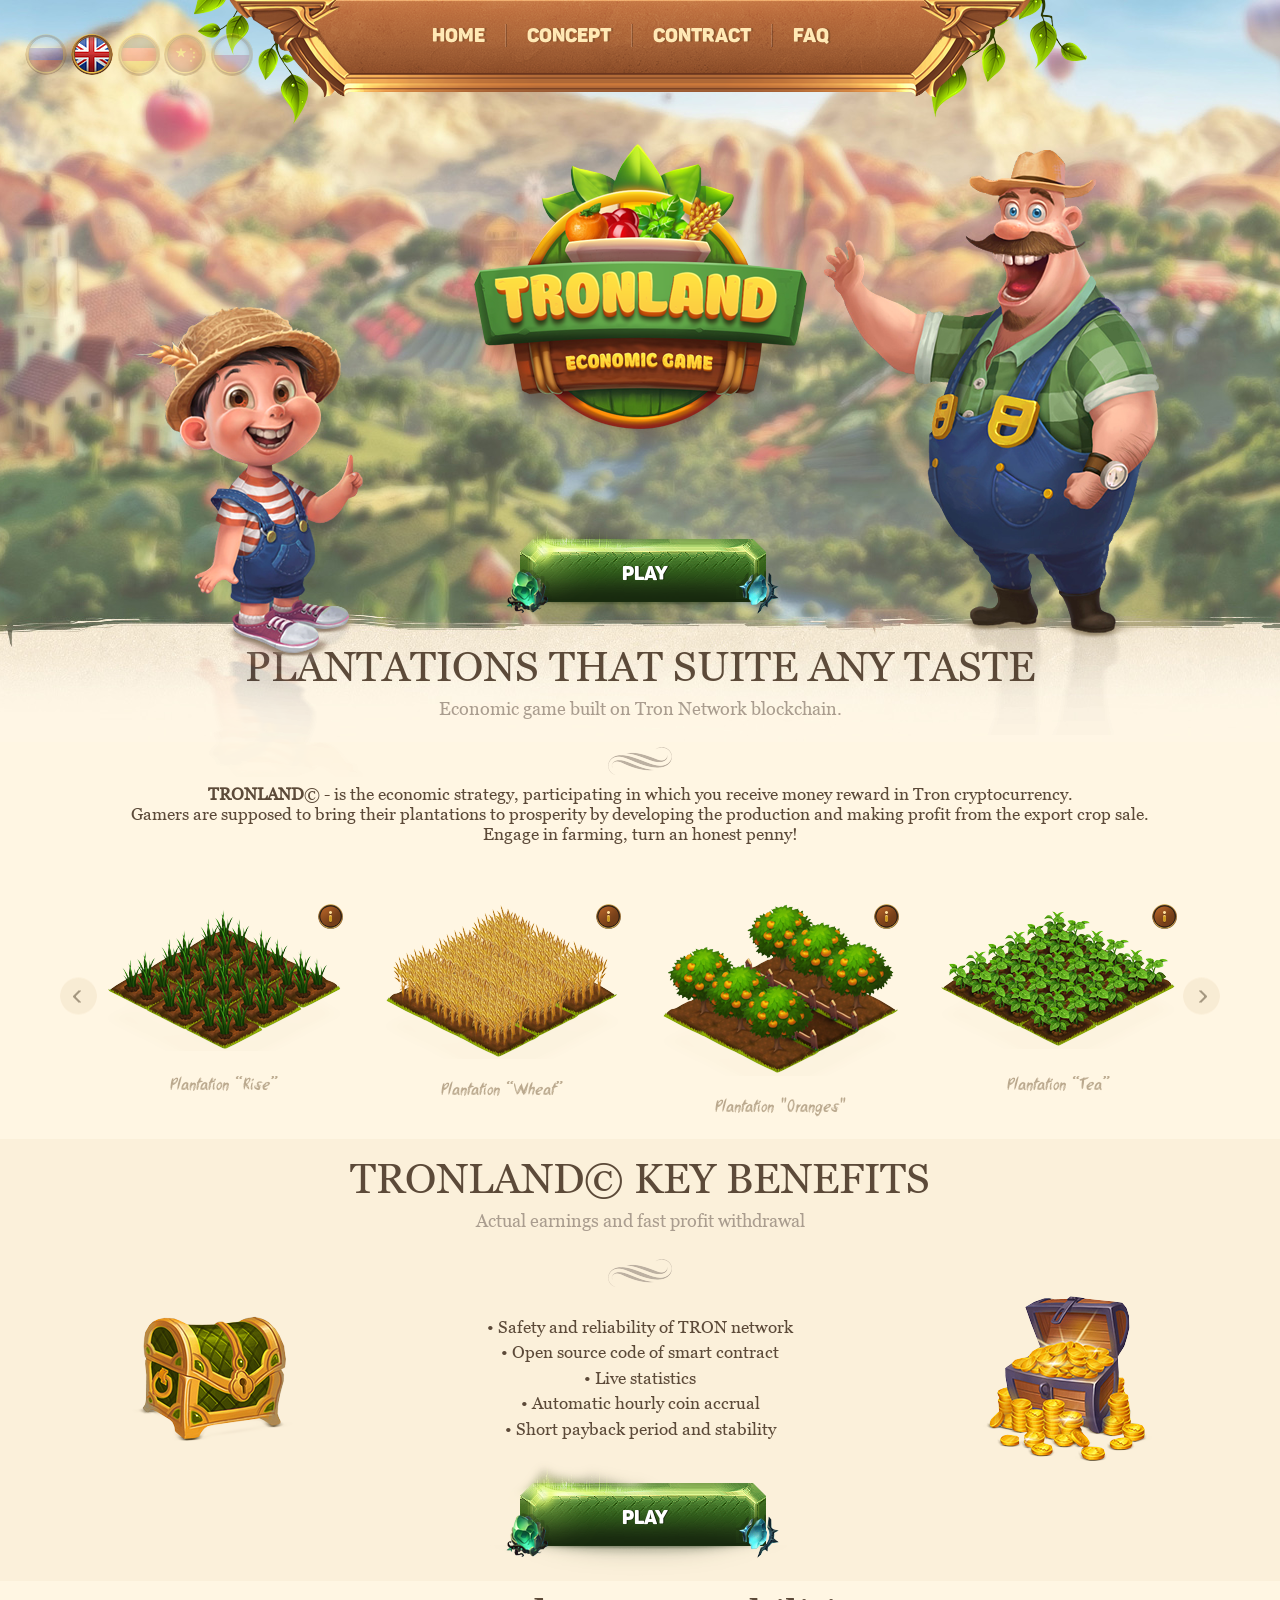
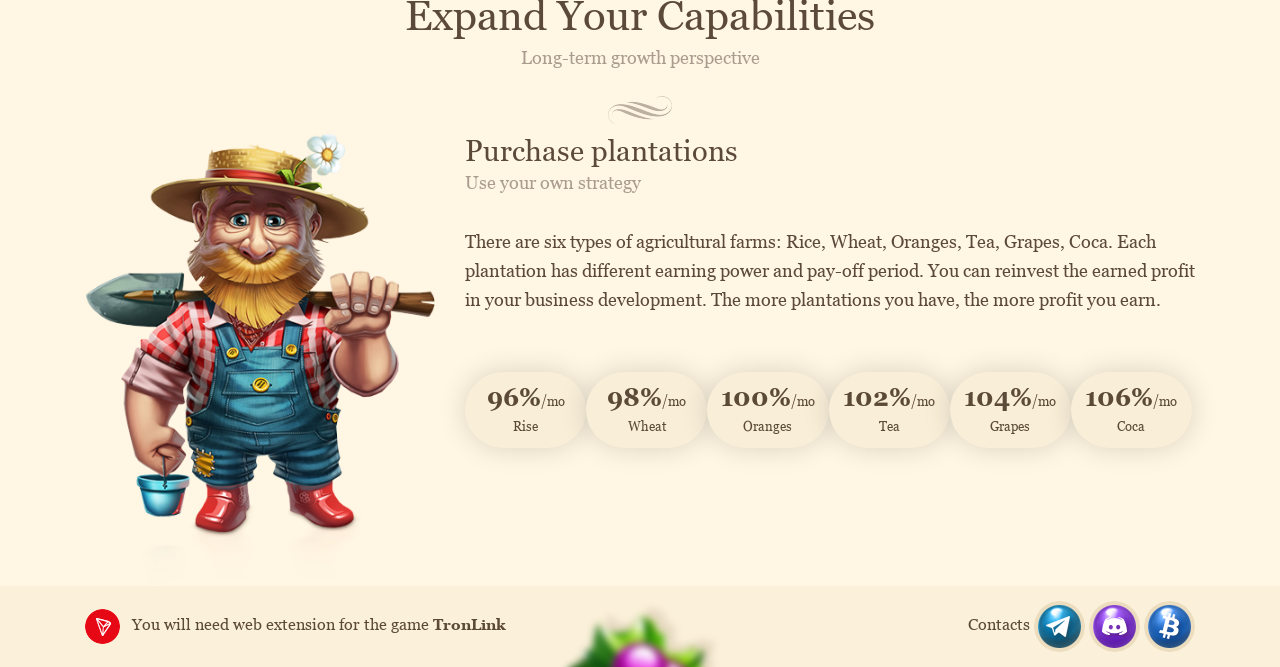
<file: en/index.html>
<!DOCTYPE html>
<html lang="en">

<head>
    <meta charset="UTF-8">
    <meta name="viewport" content="width=device-width, initial-scale=1.0">
    <meta http-equiv="X-UA-Compatible" content="ie=edge">
    <meta name="description" content="Create your plantation, develop it and get cryptocurrency Tron every day!">
    <meta name="keywords" content="tron, land, tron land, smart, contract, investment, throne, tron, coin, trx, game, strategy, earnings on the Internet, passive income, investors, investment fund, income, finance, freebies, simple earnings, how to make money on the Internet, rates, bet, bet, smart contract, cryptocurrency, bounty, bitcoin, bitcoin, money, easy money, mmm, mlm, dice2win, eosbet, mmm3eth, easy invest, iz invest, 333eth, gorgona, investment fund, financial pyramid">
    <link rel="stylesheet" href="../css/bootstrap.min.css">
    <link rel="stylesheet" href="../js/slick/slick.css">
    <link rel="stylesheet" href="../js/slick/slick-theme.css">
    <link rel="stylesheet" href="../css/style.css">
    <link rel="stylesheet" href="../css/media.css">
    <link rel="shortcut icon" href="../img/favico.ico" type="image/x-icon">
    <title>TRONLAND&#169; - Economic strategy based on Tron Network</title>
</head>
<body>
        <div class="modalContent" id="faq">
              
                <div class="content_faq text-center">
                    <div class="close_btn" onclick="$('#faq').hide()"><img src="../img/close.png" alt=""></div>
                    <h3><i><img src="../img/icon_faq.png" alt=""></i>FAQ </h3>
          <p>
                         <span>How to start a game?</span><br>
                         <a href="https://chrome.google.com/webstore/detail/tronlink/ibnejdfjmmkpcnlpebklmnkoeoihofec" target="_blank">TronLink</a>  add-in must be installed at your PC<br>
                        <a href="https://apple.co/2AW9iX2" target="_blank">TronWallet [iOS]</a> or <a href="https://goo.gl/aGVd5T" target="_blank">TronWallet [Android]</a> on your Smartphone<br>
                        Charge up your wallet balance by any cryptocurrency exchange
                         <br><br>
                         <span>Gameplay</span><br>
                         For a start buy some game coins at a fixed rate 1 TRX = 25 coins. <br>
                         Then choose the appropriate plantation and pay for it using your game coins. <br>
                         From this moment your plantation begins to make profit according to its profit-making capacity.<br>

                         <br><span>Profit distribution</span><br>
        
                        The whole profit from your plantations equally divides into available funds and treasury
                        funds. Treasury funds can be used to purchase new plantations to expand the production
                        and increase your profit. Available funds can be withdrawn at any moment; they also can
                        be used to buy more plantations.<br><br>
        
                        <span>Profit accrual</span><br>
        
                        The profit from your plantations accrues automatically every hour.<br><br>
        
                        <span>Commission rate</span><br>
                        The commission of administration is 10 % of the amount of coins, spent for plantations purchase.<br><br>
        
                        <span>How safe is it?</span><br>
                        This project is based on Tron Network smart contract; it is completely decentralized and independent. All operations between participants and contract are absolutely clear.<br><br>
        
                        <span>Any questions?</span><br>
        
                        Please ask in our <a href="https://t.me/tronland_en" target="_blank">Telegram</a> and <a href="https://discord.gg/TbeUtzN" target="_blank">Discord</a> chat.
                        
                    </p>
                </div>
            </div>
    <header class="header">
        <div class="container">
                <div class="top_panel">
                <div class="btn_mobail_menu" onclick="$('.menu_block').slideToggle(500)"><img class="mw-100" src="../img/bg/burger.png" alt=""></div>
                <div class="lang_block">
                        <a href="/ru"  class="item_lang"><img src="../img/icon/ru.png" alt=""></a>
                        <a class="item_lang active"><img src="../img/icon/en.png" alt=""></a>
                        <a href="/de"  class="item_lang"><img src="../img/icon/de.png" alt=""></a>
                        <a href="/cn"  class="item_lang"><img src="../img/icon/ch.png" alt=""></a>
                        <a href="/pl"  class="item_lang"><img src="../img/icon/pl.png" alt=""></a>
                    </div>
                        <ul class="menu_block">
                            <li>
                                <a href="/en" class="item_menu">Home</a>
                            </li>
                            <li>
                                <a href="#bl1" class="item_menu">Concept</a>
                            </li>
                            <li>
                                <a href="https://tronscan.org/#/contract/TBFqiog3TagxxAxASobJDae1LvGpHqK2Bp" target="_blank" class="item_menu">Contract</a>
                            </li>
                            <li>
                                <a onclick="$('#faq').show()" class="item_menu">FAQ</a>
                            </li>
                        </ul>
                    </div>
            <div class="header_main text-center">
                <a href="game.html" class="logo_block">
                    <img src="../img/logo.png" class="mw-100" alt="">
                </a>
                <div></div>
                <a href="game.html" class="newgame_btn">
                        PLAY
                </a>
            </div>
        </div>
    </header>
    <div class="block_info" id="bl2">
        <div class="container">
            <h3 class="title_main">PLANTATIONS THAT SUITE ANY TASTE </h3>
            <p class="subtitle_text">
                 Economic game built on Tron Network blockchain. 
            </p>
            <p class="text_block text-center">
                <b>TRONLAND</b>&#169; - is the economic strategy, participating in which you receive money reward in Tron cryptocurrency.  <br>
				 Gamers are supposed to bring their plantations to prosperity by developing the production and making profit from the export crop sale. <br>
                 Engage in farming, turn an honest penny!
            </p>
            <div class="slide_lant" >
                <div class="item_plant">
                    <div class="info_plant">
                        <div class="content_plant_slide">
                            <p class="name_plant">Rise</p>
                            <div class="info_plant_block text-left">
                                <p>
                                    <i><img src="../img/icon/p2.png" alt=""></i>Profit per hour: <span>4</span>
                                </p>
                                <p>
                                    <i><img src="../img/icon/p2.png" alt=""></i>Profit per day: <span>96</span>
                                </p>
                                <p>
                                    <i><img src="../img/icon/p3.png" alt=""></i>Price: <span>3000</span>
                                </p>
                            </div>
                        </div>
                    </div>
                    <div class="image_plant">
                        <img src="../img/plant/ris.png" alt="">
                    </div>
                    <p class="title_plant">Plantation “Rise”</p>
                </div>
                <div class="item_plant">
                    <div class="info_plant">
                        <div class="content_plant_slide">
                            <p class="name_plant">Wheat</p>
                            <div class="info_plant_block text-left">
                                <p>
                                    <i><img src="../img/icon/p2.png" alt=""></i>Profit per hour: <span>16</span>
                                </p>
                                <p>
                                    <i><img src="../img/icon/p2.png" alt=""></i>Profit per day: <span>384</span>
                                </p>
                                <p>
                                    <i><img src="../img/icon/p3.png" alt=""></i>Price: <span>11.750</span>
                                </p>
                            </div>
                        </div>
                    </div>
                    <div class="image_plant">
                        <img src="../img/plant/phen.png" alt="">
                    </div>
                    <p class="title_plant">Plantation “Wheat”</p>
                </div>
                <div class="item_plant">
                    <div class="info_plant">
                        <div class="content_plant_slide">
                            <p class="name_plant">Oranges</p>
                            <div class="info_plant_block text-left">
                                <p>
                                    <i><img src="../img/icon/p2.png" alt=""></i>Profit per hour: <span>62</span>
                                </p>
                                <p>
                                    <i><img src="../img/icon/p2.png" alt=""></i>Profit per day: <span>1488</span>
                                </p>
                                <p>
                                    <i><img src="../img/icon/p3.png" alt=""></i>Price: <span>44.500</span>
                                </p>
                            </div>
                        </div>
                    </div>
                    <div class="image_plant">
                        <img src="../img/plant/orange.png" alt="">
                    </div>
                    <p class="title_plant">Plantation "Oranges"</p>
                </div>
                <div class="item_plant">
                    <div class="info_plant">
                        <div class="content_plant_slide">
                            <p class="name_plant">Tea</p>
                            <div class="info_plant_block text-left">
                                <p>
                                    <i><img src="../img/icon/p2.png" alt=""></i>Profit per hour: <span>220</span>
                                </p>
                                <p>
                                    <i><img src="../img/icon/p2.png" alt=""></i>Profit per day: <span>5280</span>
                                </p>
                                <p>
                                    <i><img src="../img/icon/p3.png" alt=""></i>Price: <span>155.000</span>
                                </p>
                            </div>
                        </div>
                    </div>
                    <div class="image_plant">
                        <img src="../img/plant/tea.png" alt="">
                    </div>
                    <p class="title_plant">Plantation “Tea”</p>
                </div>
                <div class="item_plant">
                    <div class="info_plant">
                        <div class="content_plant_slide">
                            <p class="name_plant">Grapes</p>
                            <div class="info_plant_block text-left">
                                <p>
                                    <i><img src="../img/icon/p2.png" alt=""></i>Profit per hour: <span>680</span>
                                </p>
                                <p>
                                    <i><img src="../img/icon/p2.png" alt=""></i>Profit per day: <span>16.320</span>
                                </p>
                                <p>
                                    <i><img src="../img/icon/p3.png" alt=""></i>Price: <span>470.000</span>
                                </p>
                            </div>
                        </div>
                    </div>
                    <div class="image_plant">
                        <img src="../img/plant/vino.png" alt="">
                    </div>
                    <p class="title_plant">Plantation “Grapes”</p>
                </div>
                <div class="item_plant">
                    <div class="info_plant">
                        <div class="content_plant_slide">
                            <p class="name_plant">Coca</p>
                            <div class="info_plant_block text-left">
                                <p>
                                    <i><img src="../img/icon/p2.png" alt=""></i>Profit per hour: <span>1400</span>
                                </p>
                                <p>
                                    <i><img src="../img/icon/p2.png" alt=""></i>Profit per day: <span>33.600</span>
                                </p>
                                <p>
                                    <i><img src="../img/icon/p3.png" alt=""></i>Price: <span>950.000</span>
                                </p>
                            </div>
                        </div>
                    </div>
                    <div class="image_plant">
                        <img src="../img/plant/koki.png" alt="">
                    </div>
                    <p class="title_plant">Plantation “Coca”</p>
                </div>
            </div>

        </div>
    </div>
    <div class="advantages_block">
        <div class="container advantages_image">
            <h3 class="title_main">TRONLAND&#169; KEY BENEFITS</h3>
            <p class="subtitle_text">
                    Actual earnings and fast profit withdrawal 
            </p>
            <div class="row align-items-center">
                <div class="col-12 col-lg-3 text-center">
                    <img src="../img/adv_image_1.png" class="mw-100 mb_bt" alt="">
                </div>
                <div class="col-12 col-lg-6">
                    <p class="text_block text-center list_info">
                        • Safety and reliability of TRON network <br>
                        • Open source code of smart contract  <br>
                        • Live statistics  <br>
                        • Automatic hourly coin accrual  <br>
                        • Short payback period and stability 
                    </p>
                </div>
                <div class="col-12 col-lg-3 text-center">
                    <img  src="../img/adv_image_2.png" class="mw-100 mobail_hidden" alt="">
                </div>
            </div>
            <div class="text-center element_new_game">
                <a href="game.html" class="newgame_btn">
                        PLAY
                </a>
            </div>
        </div>
    </div>
    <div class="block_info_bottom" id="bl1">
        <div class="container">
            <h3 class="title_main">Expand Your Capabilities</h3>
            <p class="subtitle_text">
                    Long-term growth perspective 
            </p>
            <div class="row">
                <div class="col-12 col-lg-4">
                    <div class="image_info_bottom text-center">
                        <img src="../img/pers_3.png" class="mw-100" alt="">
                    </div>
                </div>
                <div class="col-12 col-lg-8">
                    <h4 class="title_mini">Purchase plantations </h4>
                    <p class="subtitle_mini">
                         Use your own strategy
                    </p>
                    <p class="text_info_2">
                            There are six types of agricultural farms: Rice, Wheat, Oranges, Tea, Grapes, Coca. Each plantation has different earning power and pay-off period.
                             You can reinvest the earned profit in your business development. The more plantations you have, the more profit you earn.
                    </p>
                    <div class="list_statistic">
                        <div class="item_statistic">
                            <span>96%</span>/mo<br>
                            Rise
                        </div>
                        <div class="item_statistic">
                            <span>98%</span>/mo<br>
                            Wheat
                        </div>
                        <div class="item_statistic">
                            <span>100%</span>/mo<br>
                            Oranges
                        </div>
                        <div class="item_statistic">
                            <span>102%</span>/mo<br>
                            Tea
                        </div>
                        <div class="item_statistic">
                            <span>104%</span>/mo<br>
                            Grapes
                        </div>
                        <div class="item_statistic">
                            <span>106%</span>/mo<br>
                            Coca
                        </div>
                    </div>
                </div>
            </div>
        </div>
    </div>
    <footer class="footer">
        <div class="container">
            <div class="footer_content">
                    <p class="copyright">
                            <i class="mr-2"><img src="../img/icon/copyright.png" alt=""></i> You will need web extension for the game <a href="https://chrome.google.com/webstore/detail/tronlink/ibnejdfjmmkpcnlpebklmnkoeoihofec" target="_blank">TronLink</a>     
                    </p>
                    <div class="social_block">
                            <span>Contacts</span>
                        <a href="https://t.me/tronland_en" class="item_social" target="_blank"><img src="../img/icon/s1.png" alt=""></a>
                        <a href="https://discord.gg/TbeUtzN" class="item_social" target="_blank"><img src="../img/icon/s2.png" alt=""></a>
                       <a href="https://bitcointalk.org/index.php?topic=5265374.0" class="item_social" target="_blank"><img src="../img/icon/s3.png" alt=""></a>
                </div>
            </div>
        </div>
    </footer>
    <script src="https://cdnjs.cloudflare.com/ajax/libs/jquery/3.3.1/jquery.min.js"></script>
    <script src="../js/slick/slick.min.js"></script>
    <script src="../js/common.js"></script>
    <script>
        $('.slide_lant').slick({
            dots: false,
            infinite: true,
            arrows: true,
            speed: 300,
            slidesToShow: 4,
            slidesToScroll: 1,
            responsive: [
                {
                    breakpoint: 600,
                    settings: {
                        slidesToShow: 2,
                        slidesToScroll: 2,
                        arrows: false
                    }
                },
                {
                    breakpoint: 480,
                    settings: {
                        slidesToShow: 1,
                        slidesToScroll: 1,
                        arrows: false
                    }
                }
                // You can unslick at a given breakpoint now by adding:
                // settings: "unslick"
                // instead of a settings object
            ]
        });
    </script>
</body>
<!-- Global site tag (gtag.js) - Google Analytics -->
<script async src="https://www.googletagmanager.com/gtag/js?id=UA-173617962-1"></script>
<script>
  window.dataLayer = window.dataLayer || [];
  function gtag(){dataLayer.push(arguments);}
  gtag('js', new Date());

  gtag('config', 'UA-173617962-1');
</script>
</html>
</file>
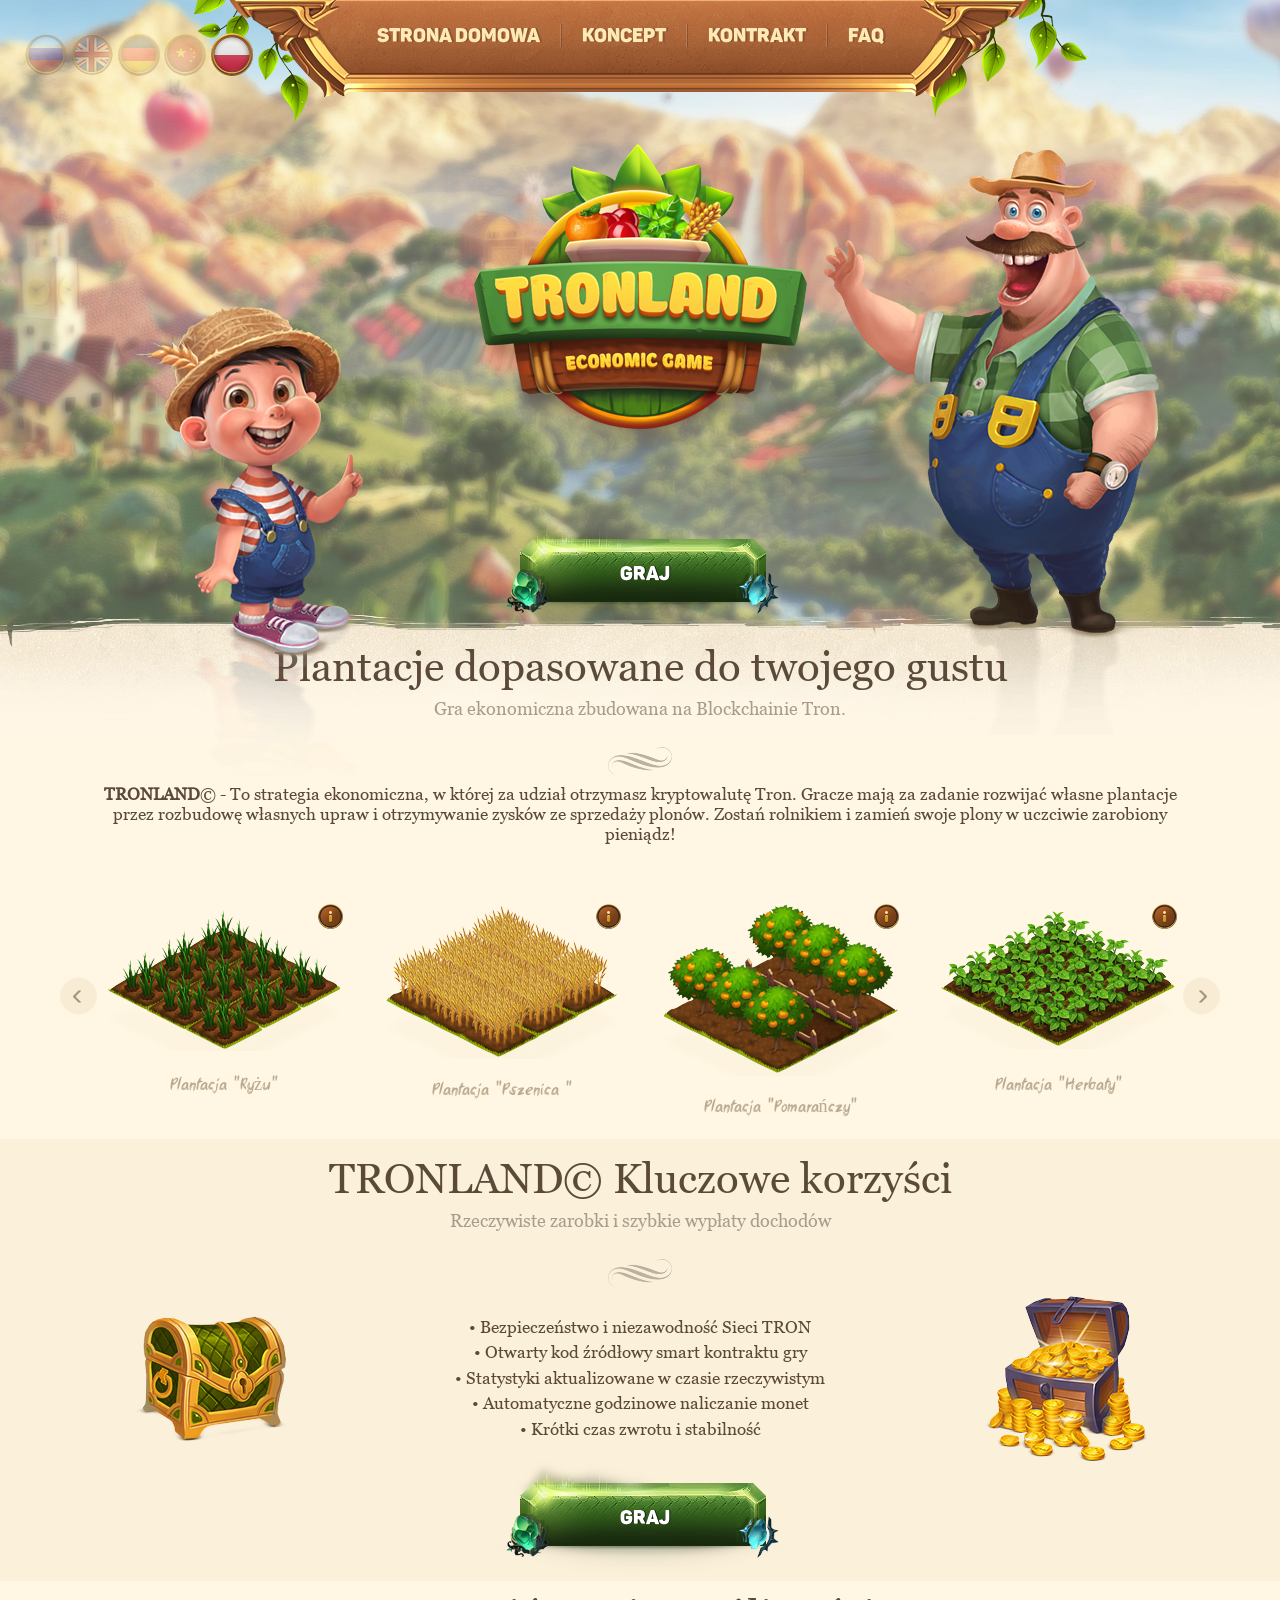
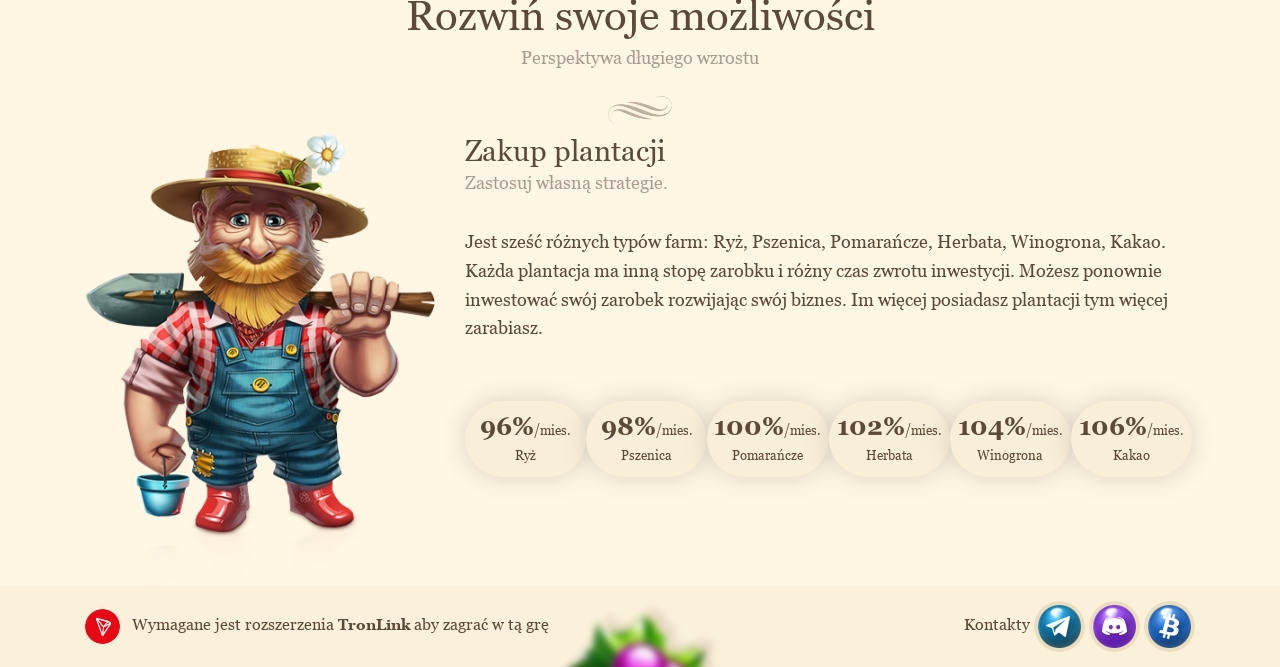
<file: pl/index.html>
<!DOCTYPE html>
<html lang="pl">

<head>
    <meta charset="UTF-8">
    <meta name="viewport" content="width=device-width, initial-scale=1.0">
    <meta http-equiv="X-UA-Compatible" content="ie=edge">
    <meta name="description" content="Create your plantation, develop it and get cryptocurrency Tron every day!">
    <meta name="keywords" content="tron, land, tron land, smart, contract, investment, throne, tron, coin, trx, game, strategy, earnings on the Internet, passive income, investors, investment fund, income, finance, freebies, simple earnings, how to make money on the Internet, rates, bet, bet, smart contract, cryptocurrency, bounty, bitcoin, bitcoin, money, easy money, mmm, mlm, dice2win, eosbet, mmm3eth, easy invest, iz invest, 333eth, gorgona, investment fund, financial pyramid">
    <link rel="stylesheet" href="../css/bootstrap.min.css">
    <link rel="stylesheet" href="../js/slick/slick.css">
    <link rel="stylesheet" href="../js/slick/slick-theme.css">
    <link rel="stylesheet" href="../css/style.css">
    <link rel="stylesheet" href="../css/media.css">
    <link rel="shortcut icon" href="../img/favico.ico" type="image/x-icon">
    <title>TRONLAND&#169; - Gra ekonomiczna zbudowana na Blockchainie Tron</title>
</head>
<body>
        <div class="modalContent" id="faq">
              
                <div class="content_faq text-center">
                    <div class="close_btn" onclick="$('#faq').hide()"><img src="../img/close.png" alt=""></div>
                    <h3><i><img src="../img/icon_faq.png" alt=""></i>FAQ </h3>
          <p>
                         <span>Jak zacząć grac?</span><br>
                         Rozszerzenia wymagane, aby moc zagrać to <a href="https://chrome.google.com/webstore/detail/tronlink/ibnejdfjmmkpcnlpebklmnkoeoihofec" target="_blank">TronLink</a>  na komputerze.<br>
                        <a href="https://apple.co/2AW9iX2" target="_blank">TronWallet [iOS]</a> or <a href="https://goo.gl/aGVd5T" target="_blank">TronWallet [Android]</a> na telefonie komórkowym.<br>
                        Zasil swój portfel kryptowalutom Tron z dowolnej giełdy kryptowalut.
                         <br><br>
                         <span>Zasady rozgrywki</span><br>
                         Aby rozpocząć swoją przygodę zakup monety używane w grze których stały koszt to 1 TRX = 25 monet.<br>
                         Nastepnie wybierz odpowiednąi dla siebie plantacje i zakup ją używajac zakupionych monet.<br>
                         Od tego momentu twoja plantacja zaczyna zarabiać odpowiednio do swoich możliwości zarobkowych.<br>


                         <br><span>Dystrybucja zysków</span><br>
        
                         Całkowity zysk z twoich zakupionych plantacji trafia po równo do dostępnych środków i do twojego skarbca. 
                         Monety z twojego skarbca mogą zostać tylko użyte do zakupu kolejnych plantacji, rozwoju twojej farmy i zwiększeniu zysków. 
                         Dostępne środki mogą zostać wybrane w każdej chwili lub mogą tez zostać użyte, aby zakupić kolejne plantacje.<br><br>
        
                        <span>Dokładność zysków</span><br>
        
                        Zyski z twoich plantacji zostają dodane to twoich dostępnych środków co godzinę.<br><br>
        
                        <span>Stawka prowizji</span><br>
                        Stawka administracji wynosi 10% od kosztu monet wydanych na plantacje.<br><br>
        
                        <span>Czy jest to bezpieczne?</span><br>
                        Projekt został napisany na smart kontrakcie sieci Tron. 
                        Jest kompletnie zdecentralizowany i niezależny. 
                        Wszystkie operacje pomiędzy użytkownikami a kontraktem są całkowicie przejrzyste i dostępne dla wszystkich. <br><br>
        
                        <span>Dodatkowe pytania?</span><br>
        
                        Napisz do nas na <a href="https://t.me/tronland_en" target="_blank">Telegramie </a> albo czacie  <a href="https://discord.gg/TbeUtzN" target="_blank">Discord</a>
                        
                    </p>
                </div>
            </div>
    <header class="header">
        <div class="container">
                <div class="top_panel">
                <div class="btn_mobail_menu" onclick="$('.menu_block').slideToggle(500)"><img class="mw-100" src="../img/bg/burger.png" alt=""></div>
                <div class="lang_block">
                        <a href="/ru"  class="item_lang"><img src="../img/icon/ru.png" alt=""></a>
                        <a href="/en"  class="item_lang"><img src="../img/icon/en.png" alt=""></a>
                        <a href="/de"  class="item_lang"><img src="../img/icon/de.png" alt=""></a>
                        <a href="/cn"  class="item_lang"><img src="../img/icon/ch.png" alt=""></a>
                        <a class="item_lang active"><img src="../img/icon/pl.png" alt=""></a>
                    </div>
                        <ul class="menu_block">
                            <li>
                                <a href="/pl" class="item_menu">Strona domowa</a>
                            </li>
                            <li>
                                <a href="#bl1" class="item_menu">Koncept </a>
                            </li>
                            <li>
                                <a href="https://tronscan.org/#/contract/TBFqiog3TagxxAxASobJDae1LvGpHqK2Bp" target="_blank" class="item_menu">Kontrakt </a>
                            </li>
                            <li>
                                <a onclick="$('#faq').show()" class="item_menu">FAQ</a>
                            </li>
                        </ul>
                    </div>
            <div class="header_main text-center">
                <a href="game.html" class="logo_block">
                    <img src="../img/logo.png" class="mw-100" alt="">
                </a>
                <div></div>
                <a href="game.html" class="newgame_btn">
                        Graj
                </a>
            </div>
        </div>
    </header>
    <div class="block_info" id="bl2">
        <div class="container">
            <h3 class="title_main">Plantacje dopasowane do twojego gustu </h3>
            <p class="subtitle_text">
            Gra ekonomiczna zbudowana na Blockchainie Tron.
            </p>
            <p class="text_block text-center">
                <b>TRONLAND</b>&#169; - To strategia ekonomiczna, w której za udział otrzymasz kryptowalutę Tron.
                 Gracze mają za zadanie rozwijać własne plantacje przez rozbudowę własnych upraw i otrzymywanie zysków ze sprzedaży plonów. 
                 Zostań rolnikiem i zamień swoje plony w uczciwie zarobiony pieniądz!
            </p>
            <div class="slide_lant" >
                <div class="item_plant">
                    <div class="info_plant">
                        <div class="content_plant_slide">
                            <p class="name_plant">Ryż </p>
                            <div class="info_plant_block text-left">
                                <p>
                                    <i><img src="../img/icon/p2.png" alt=""></i>Profit per hour: <span>4</span>
                                </p>
                                <p>
                                    <i><img src="../img/icon/p2.png" alt=""></i>Profit per day: <span>96</span>
                                </p>
                                <p>
                                    <i><img src="../img/icon/p3.png" alt=""></i>Price: <span>3000</span>
                                </p>
                            </div>
                        </div>
                    </div>
                    <div class="image_plant">
                        <img src="../img/plant/ris.png" alt="">
                    </div>
                    <p class="title_plant">Plantacja "Ryżu" </p>
                </div>
                <div class="item_plant">
                    <div class="info_plant">
                        <div class="content_plant_slide">
                            <p class="name_plant">Pszenica</p>
                            <div class="info_plant_block text-left">
                                <p>
                                    <i><img src="../img/icon/p2.png" alt=""></i>Profit per hour: <span>16</span>
                                </p>
                                <p>
                                    <i><img src="../img/icon/p2.png" alt=""></i>Profit per day: <span>384</span>
                                </p>
                                <p>
                                    <i><img src="../img/icon/p3.png" alt=""></i>Price: <span>11.750</span>
                                </p>
                            </div>
                        </div>
                    </div>
                    <div class="image_plant">
                        <img src="../img/plant/phen.png" alt="">
                    </div>
                    <p class="title_plant">Plantacja "Pszenica " </p>
                </div>
                <div class="item_plant">
                    <div class="info_plant">
                        <div class="content_plant_slide">
                            <p class="name_plant">Pomarańcze </p>
                            <div class="info_plant_block text-left">
                                <p>
                                    <i><img src="../img/icon/p2.png" alt=""></i>Profit per hour: <span>62</span>
                                </p>
                                <p>
                                    <i><img src="../img/icon/p2.png" alt=""></i>Profit per day: <span>1488</span>
                                </p>
                                <p>
                                    <i><img src="../img/icon/p3.png" alt=""></i>Price: <span>44.500</span>
                                </p>
                            </div>
                        </div>
                    </div>
                    <div class="image_plant">
                        <img src="../img/plant/orange.png" alt="">
                    </div>
                    <p class="title_plant">Plantacja "Pomarańczy" </p>
                </div>
                <div class="item_plant">
                    <div class="info_plant">
                        <div class="content_plant_slide">
                            <p class="name_plant">Herbata </p>
                            <div class="info_plant_block text-left">
                                <p>
                                    <i><img src="../img/icon/p2.png" alt=""></i>Profit per hour: <span>220</span>
                                </p>
                                <p>
                                    <i><img src="../img/icon/p2.png" alt=""></i>Profit per day: <span>5280</span>
                                </p>
                                <p>
                                    <i><img src="../img/icon/p3.png" alt=""></i>Price: <span>155.000</span>
                                </p>
                            </div>
                        </div>
                    </div>
                    <div class="image_plant">
                        <img src="../img/plant/tea.png" alt="">
                    </div>
                    <p class="title_plant">Plantacja "Herbaty"</p>
                </div>
                <div class="item_plant">
                    <div class="info_plant">
                        <div class="content_plant_slide">
                            <p class="name_plant">Winogrona </p>
                            <div class="info_plant_block text-left">
                                <p>
                                    <i><img src="../img/icon/p2.png" alt=""></i>Profit per hour: <span>680</span>
                                </p>
                                <p>
                                    <i><img src="../img/icon/p2.png" alt=""></i>Profit per day: <span>16.320</span>
                                </p>
                                <p>
                                    <i><img src="../img/icon/p3.png" alt=""></i>Price: <span>470.000</span>
                                </p>
                            </div>
                        </div>
                    </div>
                    <div class="image_plant">
                        <img src="../img/plant/vino.png" alt="">
                    </div>
                    <p class="title_plant">Plantacja "Winogron" </p>
                </div>
                <div class="item_plant">
                    <div class="info_plant">
                        <div class="content_plant_slide">
                            <p class="name_plant">Kakao</p>
                            <div class="info_plant_block text-left">
                                <p>
                                    <i><img src="../img/icon/p2.png" alt=""></i>Profit per hour: <span>1400</span>
                                </p>
                                <p>
                                    <i><img src="../img/icon/p2.png" alt=""></i>Profit per day: <span>33.600</span>
                                </p>
                                <p>
                                    <i><img src="../img/icon/p3.png" alt=""></i>Price: <span>950.000</span>
                                </p>
                            </div>
                        </div>
                    </div>
                    <div class="image_plant">
                        <img src="../img/plant/koki.png" alt="">
                    </div>
                    <p class="title_plant">Plantacja "Kakaowca"</p>
                </div>
            </div>

        </div>
    </div>
    <div class="advantages_block">
        <div class="container advantages_image">
            <h3 class="title_main">TRONLAND&#169; Kluczowe korzyści</h3>
            <p class="subtitle_text">
                    Rzeczywiste zarobki i szybkie wypłaty dochodów 
            </p>
            <div class="row align-items-center">
                <div class="col-12 col-lg-3 text-center">
                    <img src="../img/adv_image_1.png" class="mw-100 mb_bt" alt="">
                </div>
                <div class="col-12 col-lg-6">
                    <p class="text_block text-center list_info">
                        • Bezpieczeństwo i niezawodność Sieci TRON <br>
                        • Otwarty kod źródłowy smart kontraktu gry  <br>
                        • Statystyki aktualizowane w czasie rzeczywistym  <br>
                        • Automatyczne godzinowe naliczanie monet  <br>
                        • Krótki czas zwrotu i stabilność
                    </p>
                </div>
                <div class="col-12 col-lg-3 text-center">
                    <img  src="../img/adv_image_2.png" class="mw-100 mobail_hidden" alt="">
                </div>
            </div>
            <div class="text-center element_new_game">
                <a href="game.html" class="newgame_btn">
                        Graj
                </a>
            </div>
        </div>
    </div>
    <div class="block_info_bottom" id="bl1">
        <div class="container">
            <h3 class="title_main">Rozwiń swoje możliwości</h3>
            <p class="subtitle_text">
                    Perspektywa długiego wzrostu 
            </p>
            <div class="row">
                <div class="col-12 col-lg-4">
                    <div class="image_info_bottom text-center">
                        <img src="../img/pers_3.png" class="mw-100" alt="">
                    </div>
                </div>
                <div class="col-12 col-lg-8">
                    <h4 class="title_mini">Zakup plantacji </h4>
                    <p class="subtitle_mini">
                            Zastosuj własną strategie.
                    </p>
                    <p class="text_info_2">
                            Jest sześć różnych typów farm: Ryż, Pszenica, Pomarańcze, Herbata, Winogrona, Kakao.
                            Każda plantacja ma inną stopę zarobku i różny czas zwrotu inwestycji. 
                            Możesz ponownie inwestować swój zarobek rozwijając swój biznes. 
                            Im więcej posiadasz plantacji tym więcej zarabiasz.
                    </p>
                    <div class="list_statistic">
                        <div class="item_statistic">
                            <span>96%</span>/mies.<br>
                            Ryż 
                        </div>
                        <div class="item_statistic">
                            <span>98%</span>/mies.<br>
                            Pszenica 
                        </div>
                        <div class="item_statistic">
                            <span>100%</span>/mies.<br>
                            Pomarańcze 
                        </div>
                        <div class="item_statistic">
                            <span>102%</span>/mies.<br>
                            Herbata 
                        </div>
                        <div class="item_statistic">
                            <span>104%</span>/mies.<br>
                            Winogrona 
                        </div>
                        <div class="item_statistic">
                            <span>106%</span>/mies.<br>
                            Kakao
                        </div>
                    </div>
                </div>
            </div>
        </div>
    </div>
    <footer class="footer">
        <div class="container">
            <div class="footer_content">
                    <p class="copyright">
                            <i class="mr-2"><img src="../img/icon/copyright.png" alt=""></i> Wymagane jest rozszerzenia  <a href="https://chrome.google.com/webstore/detail/tronlink/ibnejdfjmmkpcnlpebklmnkoeoihofec" target="_blank">TronLink</a>   aby zagrać w tą grę  
                    </p>
                    <div class="social_block">
                            <span>Kontakty</span>
                        <a href="https://t.me/tronland_en" class="item_social" target="_blank"><img src="../img/icon/s1.png" alt=""></a>
                        <a href="https://discord.gg/TbeUtzN" class="item_social" target="_blank"><img src="../img/icon/s2.png" alt=""></a>
                       <a href="https://bitcointalk.org/index.php?topic=5265374.0" class="item_social" target="_blank"><img src="../img/icon/s3.png" alt=""></a>
                </div>
            </div>
        </div>
    </footer>
    <script src="https://cdnjs.cloudflare.com/ajax/libs/jquery/3.3.1/jquery.min.js"></script>
    <script src="../js/slick/slick.min.js"></script>
    <script src="../js/common.js"></script>
    <script>
        $('.slide_lant').slick({
            dots: false,
            infinite: true,
            arrows: true,
            speed: 300,
            slidesToShow: 4,
            slidesToScroll: 1,
            responsive: [
                {
                    breakpoint: 600,
                    settings: {
                        slidesToShow: 2,
                        slidesToScroll: 2,
                        arrows: false
                    }
                },
                {
                    breakpoint: 480,
                    settings: {
                        slidesToShow: 1,
                        slidesToScroll: 1,
                        arrows: false
                    }
                }
                // You can unslick at a given breakpoint now by adding:
                // settings: "unslick"
                // instead of a settings object
            ]
        });
    </script>
</body>
<!-- Global site tag (gtag.js) - Google Analytics -->
<script async src="https://www.googletagmanager.com/gtag/js?id=UA-173617962-1"></script>
<script>
  window.dataLayer = window.dataLayer || [];
  function gtag(){dataLayer.push(arguments);}
  gtag('js', new Date());

  gtag('config', 'UA-173617962-1');
</script>
</html>
</file>
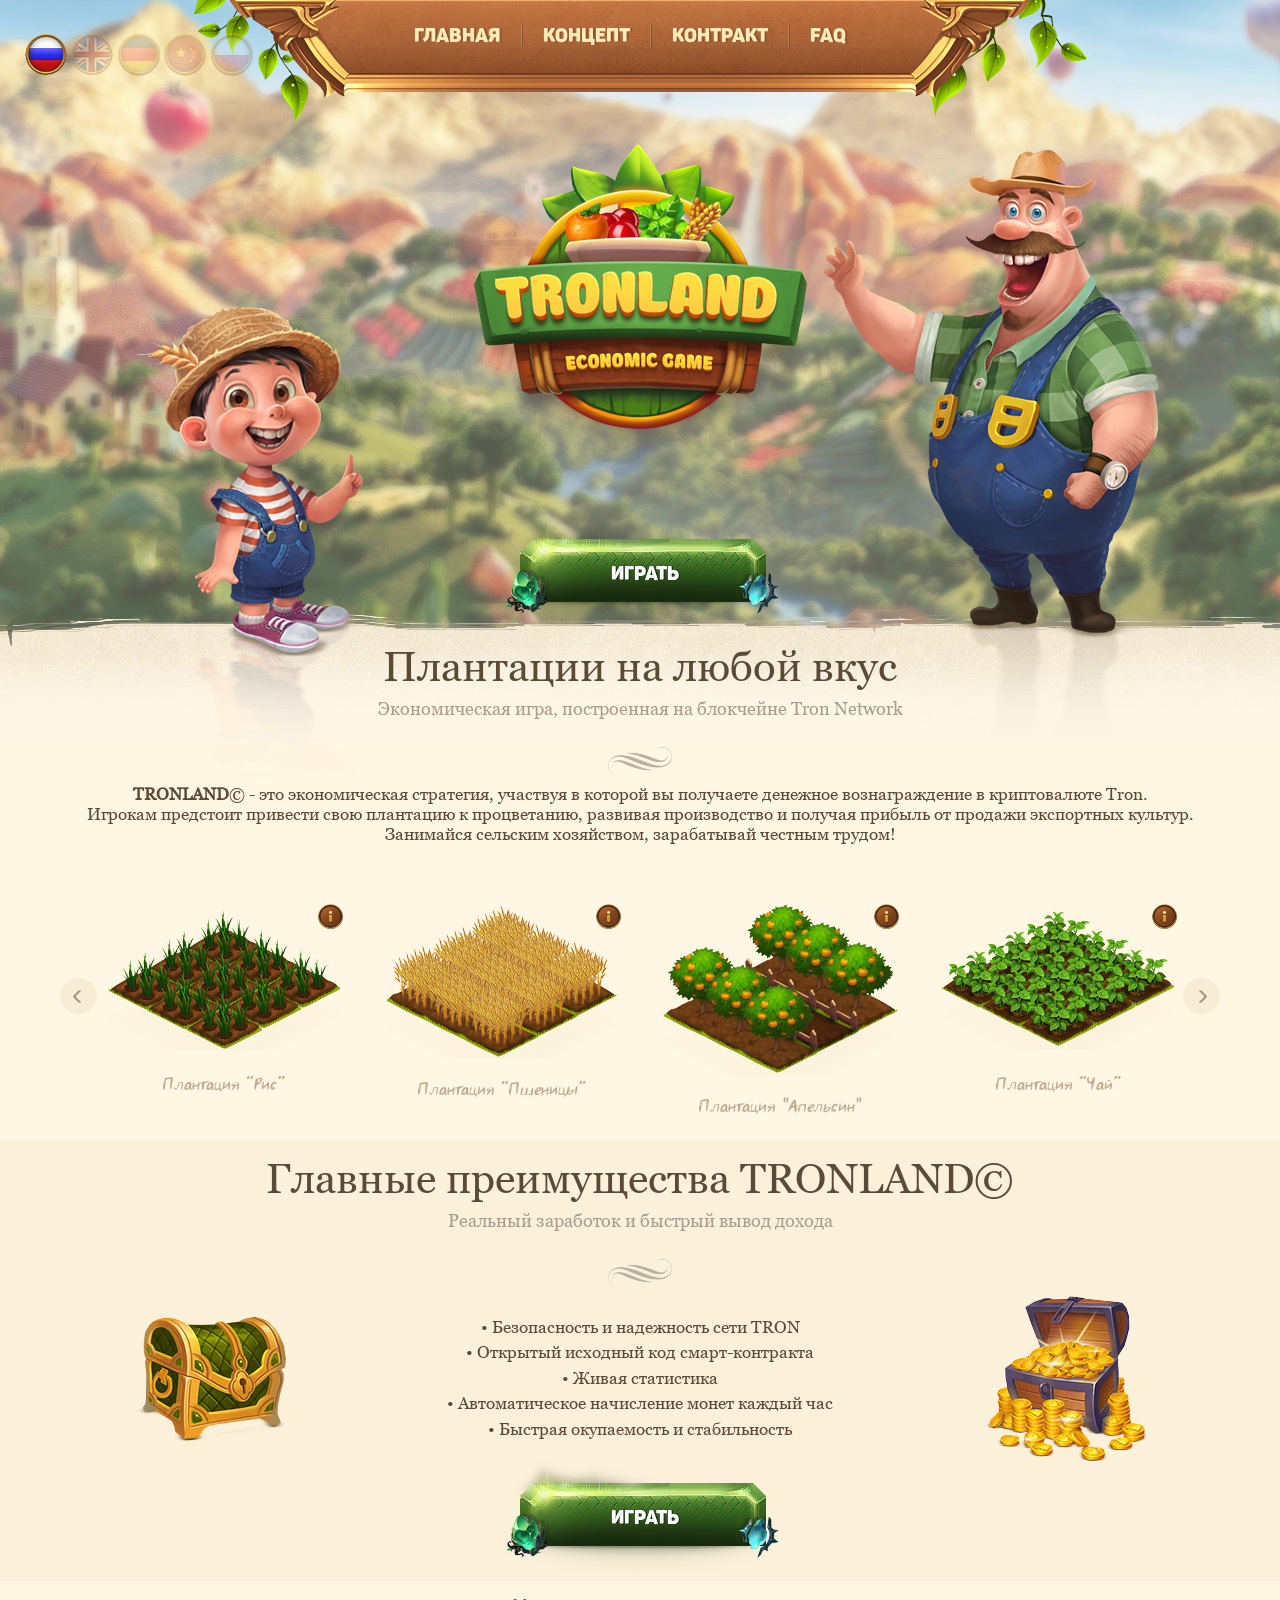
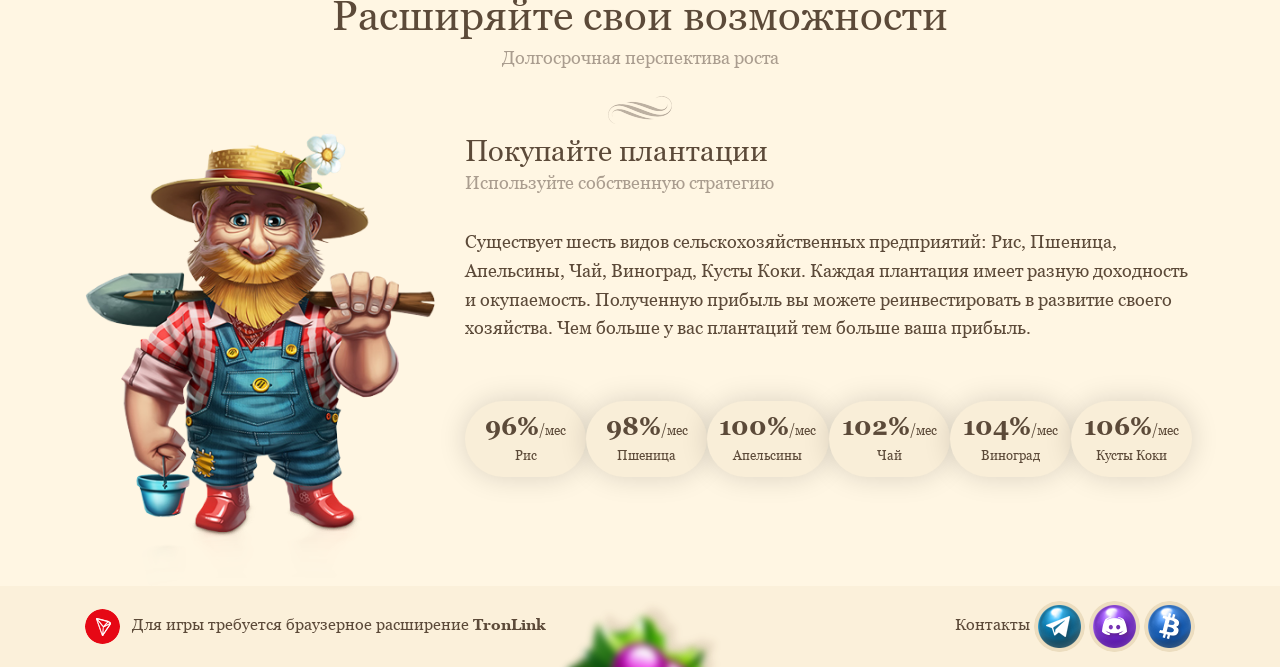
<file: ru/index.html>
<!DOCTYPE html>
<html lang="ru">

<head>
    <meta charset="UTF-8">
    <meta name="viewport" content="width=device-width, initial-scale=1.0">
    <meta http-equiv="X-UA-Compatible" content="ie=edge">
    <meta name="description" content="Create your plantation, develop it and get cryptocurrency Tron every day!">
    <meta name="keywords" content="tron, land, tron land, smart, contract, investment, throne, tron, coin, trx, game, strategy, earnings on the Internet, passive income, investors, investment fund, income, finance, freebies, simple earnings, how to make money on the Internet, rates, bet, bet, smart contract, cryptocurrency, bounty, bitcoin, bitcoin, money, easy money, mmm, mlm, dice2win, eosbet, mmm3eth, easy invest, iz invest, 333eth, gorgona, investment fund, financial pyramid">
    <link rel="stylesheet" href="../css/bootstrap.min.css">
    <link rel="stylesheet" href="../js/slick/slick.css">
    <link rel="stylesheet" href="../js/slick/slick-theme.css">
    <link rel="stylesheet" href="../css/style.css">
    <link rel="stylesheet" href="../css/media.css">
    <link rel="shortcut icon" href="../img/favico.ico" type="image/x-icon">
    <title>TRONLAND&#169; - Экономическая стратегия на блокчейне Tron Network</title>
</head>
<body>
        <div class="modalContent" id="faq">
              
        <div class="content_faq text-center">
            <div class="close_btn" onclick="$('#faq').hide()"><img src="../img/close.png" alt=""></div>
            <h3><i><img src="../img/icon_faq.png" alt=""></i> Частые вопросы</h3>
  <p>
                 <span>Как начать игру ?</span><br>
                  На ПК установить расширение <a href="https://chrome.google.com/webstore/detail/tronlink/ibnejdfjmmkpcnlpebklmnkoeoihofec" target="_blank">TronLink</a> <br>
                  На Смартфоне <a href="https://apple.co/2AW9iX2" target="_blank">TronWallet [iOS]</a> или <a href="https://goo.gl/aGVd5T" target="_blank">TronWallet [Android]</a><br>
                  Пополнить баланс вашего кошелька через любую криптовалютную биржу
                 <br><br>
                 <span>Игровой процесс</span><br>
                 Для начала вам нужно купить игровых монет по фиксированному курсу <b>1 TRX = 25 монет</b>. <br>
                 Далее выберите себе подходящую плантацию и оплатите ее игровыми монетами. <br>
                 С этого момента, Ваша плантация начнет приносить прибыль, согласно своей доходности.<br>
                 <br><span>Как распределяется прибыль?</span><br>

                Весь получаемый доход от ваших плантаций поровну
                разделяется на свободные средства и средства
                казны. Средства казны можно тратить на приобретение 
                новых плантаций для расширения производства
                и увеличения прибыли. Свободные средства можно
                вывести в любой момент, их также можно потратить
                на увеличение ваших плантаций. <br><br>

                <span>Как происходит начисление прибыли?</span><br>

                Прибыль от ваших плантаций начисляется автоматически каждый час.<br><br>

                <span>Каков размер вашей комиссии?</span><br>
                Комиссия администрации составляет 10% от суммы
                монет, затраченных на покупку плантаций<br><br>

                <span>Насколько это безопасно?</span><br>
                Проект основан на смарт-контракте Tron Network, 
                он является полностью децентрализованным и автономным. Все операции участников с контрактом абсолютно прозрачны.<br><br>

                <span>Остались вопросы?</span><br>

                Задайте их в нашем <a href="https://t.me/tronland_ru" target="_blank">Telegram</a> или <a href="https://discord.gg/TbeUtzN" target="_blank">Discord</a> чате.
                
            </p>
        </div>
    </div>
    <header class="header">
        <div class="container">
                <div class="top_panel">
                        <div class="btn_mobail_menu" onclick="$('.menu_block').slideToggle(500)"><img class="mw-100" src="../img/bg/burger.png" alt=""></div>
                        <div class="lang_block">
                            <a class="item_lang active"><img src="../img/icon/ru.png" alt=""></a>
                            <a href="/en" class="item_lang"><img src="../img/icon/en.png" alt=""></a>
                            <a href="/de"  class="item_lang"><img src="../img/icon/de.png" alt=""></a>
                            <a href="/cn"  class="item_lang"><img src="../img/icon/ch.png" alt=""></a>
                            <a href="/pl"  class="item_lang"><img src="../img/icon/pl.png" alt=""></a>
                        </div>
                        <ul class="menu_block">
                            <li>
                                <a href="/ru" class="item_menu">Главная</a>
                            </li>
                            <li>
                                <a href="#bl1" class="item_menu">Концепт</a>
                            </li>
                            <li>
                                <a href="https://tronscan.org/#/contract/TBFqiog3TagxxAxASobJDae1LvGpHqK2Bp" target="_blank" class="item_menu">Контракт</a>
                            </li>
                            <li>
                                <a onclick="$('#faq').show()" class="item_menu">FAQ</a>
                            </li>
                        </ul>
                    </div>
            <div class="header_main text-center">
                <a href="game.html" class="logo_block">
                    <img src="../img/logo.png" class="mw-100" alt="">
                </a>
                <div></div>
                <a href="game.html" class="newgame_btn">
                    Играть
                </a>
            </div>
        </div>
    </header>
    <div class="block_info" id="bl2">
        <div class="container">
            <h3 class="title_main">Плантации на любой вкус</h3>
            <p class="subtitle_text">
                Экономическая игра, построенная на блокчейне Tron Network
            </p>
            <p class="text_block text-center">
                <b>TRONLAND</b>&#169; - это экономическая стратегия, участвуя в которой вы получаете денежное вознаграждение в криптовалюте Tron. <br>
				Игрокам предстоит привести свою плантацию к процветанию,
				развивая производство и получая прибыль от продажи экспортных культур.<br>
                Занимайся сельским хозяйством, зарабатывай честным трудом!
            </p>
            <div class="slide_lant" >
                <div class="item_plant">
                    <div class="info_plant">
                        <div class="content_plant_slide">
                            <p class="name_plant">Рис</p>
                            <div class="info_plant_block text-left">
                                <p>
                                    <i><img src="../img/icon/p2.png" alt=""></i>Доход в час: <span>4</span>
                                </p>
                                <p>
                                    <i><img src="../img/icon/p2.png" alt=""></i>Доход в сутки: <span>96</span>
                                </p>
                                <p>
                                    <i><img src="../img/icon/p3.png" alt=""></i>Стоимость: <span>3000</span>
                                </p>
                            </div>
                        </div>
                    </div>
                    <div class="image_plant">
                        <img src="../img/plant/ris.png" alt="">
                    </div>
                    <p class="title_plant">Плантация “Рис”</p>
                </div>
                <div class="item_plant">
                    <div class="info_plant">
                        <div class="content_plant_slide">
                            <p class="name_plant">Пшеница</p>
                            <div class="info_plant_block text-left">
                                <p>
                                    <i><img src="../img/icon/p2.png" alt=""></i>Доход в час: <span>16</span>
                                </p>
                                <p>
                                    <i><img src="../img/icon/p2.png" alt=""></i>Доход в сутки: <span>384</span>
                                </p>
                                <p>
                                    <i><img src="../img/icon/p3.png" alt=""></i>Стоимость: <span>11.750</span>
                                </p>
                            </div>
                        </div>
                    </div>
                    <div class="image_plant">
                        <img src="../img/plant/phen.png" alt="">
                    </div>
                    <p class="title_plant">Плантация “Пшеницы”</p>
                </div>
                <div class="item_plant">
                    <div class="info_plant">
                        <div class="content_plant_slide">
                            <p class="name_plant">Апельсины</p>
                            <div class="info_plant_block text-left">
                                <p>
                                    <i><img src="../img/icon/p2.png" alt=""></i>Доход в час: <span>62</span>
                                </p>
                                <p>
                                    <i><img src="../img/icon/p2.png" alt=""></i>Доход в сутки: <span>1488</span>
                                </p>
                                <p>
                                    <i><img src="../img/icon/p3.png" alt=""></i>Стоимость: <span>44.500</span>
                                </p>
                            </div>
                        </div>
                    </div>
                    <div class="image_plant">
                        <img src="../img/plant/orange.png" alt="">
                    </div>
                    <p class="title_plant">Плантация "Апельсин"</p>
                </div>
                <div class="item_plant">
                    <div class="info_plant">
                        <div class="content_plant_slide">
                            <p class="name_plant">Чай</p>
                            <div class="info_plant_block text-left">
                                <p>
                                    <i><img src="../img/icon/p2.png" alt=""></i>Доход в час: <span>220</span>
                                </p>
                                <p>
                                    <i><img src="../img/icon/p2.png" alt=""></i>Доход в сутки: <span>5280</span>
                                </p>
                                <p>
                                    <i><img src="../img/icon/p3.png" alt=""></i>Стоимость: <span>155.000</span>
                                </p>
                            </div>
                        </div>
                    </div>
                    <div class="image_plant">
                        <img src="../img/plant/tea.png" alt="">
                    </div>
                    <p class="title_plant">Плантация “Чай”</p>
                </div>
                <div class="item_plant">
                    <div class="info_plant">
                        <div class="content_plant_slide">
                            <p class="name_plant">Виноград</p>
                            <div class="info_plant_block text-left">
                                <p>
                                    <i><img src="../img/icon/p2.png" alt=""></i>Доход в час: <span>680</span>
                                </p>
                                <p>
                                    <i><img src="../img/icon/p2.png" alt=""></i>Доход в сутки: <span>16.320</span>
                                </p>
                                <p>
                                    <i><img src="../img/icon/p3.png" alt=""></i>Стоимость: <span>470.000</span>
                                </p>
                            </div>
                        </div>
                    </div>
                    <div class="image_plant">
                        <img src="../img/plant/vino.png" alt="">
                    </div>
                    <p class="title_plant">Плантация “Виноград”</p>
                </div>
                <div class="item_plant">
                    <div class="info_plant">
                        <div class="content_plant_slide">
                            <p class="name_plant">Коки</p>
                            <div class="info_plant_block text-left">
                                <p>
                                    <i><img src="../img/icon/p2.png" alt=""></i>Доход в час: <span>1400</span>
                                </p>
                                <p>
                                    <i><img src="../img/icon/p2.png" alt=""></i>Доход в сутки: <span>33.600</span>
                                </p>
                                <p>
                                    <i><img src="../img/icon/p3.png" alt=""></i>Стоимость: <span>950.000</span>
                                </p>
                            </div>
                        </div>
                    </div>
                    <div class="image_plant">
                        <img src="../img/plant/koki.png" alt="">
                    </div>
                    <p class="title_plant">Плантация “Коки”</p>
                </div>
            </div>

        </div>
    </div>
    <div class="advantages_block">
        <div class="container advantages_image">
            <h3 class="title_main">Главные преимущества TRONLAND&#169;</h3>
            <p class="subtitle_text">
                Реальный заработок и быстрый вывод дохода
            </p>
            <div class="row align-items-center">
                <div class="col-12 col-lg-3 text-center">
                    <img src="../img/adv_image_1.png" class="mw-100 mb_bt" alt="">
                </div>
                <div class="col-12 col-lg-6">
                    <p class="text_block text-center list_info">
                        • Безопасность и надежность сети TRON <br>
                        • Открытый исходный код смарт-контракта <br>
                        • Живая статистика <br>
                        • Автоматическое начисление монет каждый час <br>
                        • Быстрая окупаемость и стабильность
                    </p>
                </div>
                <div class="col-12 col-lg-3 text-center">
                    <img  src="../img/adv_image_2.png" class="mw-100 mobail_hidden" alt="">
                </div>
            </div>
            <div class="text-center element_new_game">
                <a href="game.html" class="newgame_btn">
                    Играть
                </a>
            </div>
        </div>
    </div>
    <div class="block_info_bottom" id="bl1">
        <div class="container">
            <h3 class="title_main">Расширяйте свои возможности</h3>
            <p class="subtitle_text">
                Долгосрочная перспектива роста
            </p>
            <div class="row">
                <div class="col-12 col-lg-4">
                    <div class="image_info_bottom text-center">
                        <img src="../img/pers_3.png" class="mw-100" alt="">
                    </div>
                </div>
                <div class="col-12 col-lg-8">
                    <h4 class="title_mini">Покупайте плантации</h4>
                    <p class="subtitle_mini">
                        Используйте собственную стратегию
                    </p>
                    <p class="text_info_2">
                     Существует шесть видов сельскохозяйственных предприятий: Рис, Пшеница, Апельсины, Чай, 
					 Виноград, Кусты Коки. Каждая плантация имеет разную доходность и окупаемость.
					 Полученную прибыль вы можете реинвестировать в развитие своего хозяйства. Чем больше у вас плантаций тем больше ваша прибыль.
                    </p>
                    <div class="list_statistic">
                        <div class="item_statistic">
                            <span>96%</span>/мес<br>
                            Рис
                        </div>
                        <div class="item_statistic">
                            <span>98%</span>/мес<br>
                            Пшеница
                        </div>
                        <div class="item_statistic">
                            <span>100%</span>/мес<br>
                            Апельсины
                        </div>
                        <div class="item_statistic">
                            <span>102%</span>/мес<br>
                            Чай
                        </div>
                        <div class="item_statistic">
                            <span>104%</span>/мес<br>
                            Виноград
                        </div>
                        <div class="item_statistic">
                            <span>106%</span>/мес<br>
                            Кусты Коки
                        </div>
                    </div>
                </div>
            </div>
        </div>
    </div>
    <footer class="footer">
        <div class="container">
            <div class="footer_content">
                <p class="copyright">
                    <i class="mr-2"><img src="../img/icon/copyright.png" alt=""></i> Для игры требуется браузерное
                    расширение <a href="https://chrome.google.com/webstore/detail/tronlink/ibnejdfjmmkpcnlpebklmnkoeoihofec" target="_blank">TronLink</a> 
                </p>
                <div class="social_block">
                        <span>Контакты</span>
                        <a href="https://t.me/tronland_ru" class="item_social" target="_blank"><img src="../img/icon/s1.png" alt=""></a>
                        <a href="https://discord.gg/TbeUtzN" class="item_social" target="_blank"><img src="../img/icon/s2.png" alt=""></a>
                        <a href="https://bitcointalk.org/index.php?topic=5265373.0" class="item_social" target="_blank"><img src="../img/icon/s3.png" alt=""></a>
                </div>
            </div>
        </div>
    </footer>
    <script src="https://cdnjs.cloudflare.com/ajax/libs/jquery/3.3.1/jquery.min.js"></script>
    <script src="../js/slick/slick.min.js"></script>
    <script src="../js/common.js"></script>
    <script>
        $('.slide_lant').slick({
            dots: false,
            infinite: true,
            arrows: true,
            speed: 300,
            slidesToShow: 4,
            slidesToScroll: 1,
            responsive: [
                {
                    breakpoint: 600,
                    settings: {
                        slidesToShow: 2,
                        slidesToScroll: 2,
                        arrows: false
                    }
                },
                {
                    breakpoint: 480,
                    settings: {
                        slidesToShow: 1,
                        slidesToScroll: 1,
                        arrows: false
                    }
                }
                // You can unslick at a given breakpoint now by adding:
                // settings: "unslick"
                // instead of a settings object
            ]
        });
    </script>
</body>
<!-- Global site tag (gtag.js) - Google Analytics -->
<script async src="https://www.googletagmanager.com/gtag/js?id=UA-173617962-1"></script>
<script>
  window.dataLayer = window.dataLayer || [];
  function gtag(){dataLayer.push(arguments);}
  gtag('js', new Date());

  gtag('config', 'UA-173617962-1');
</script>

</html>
</file>
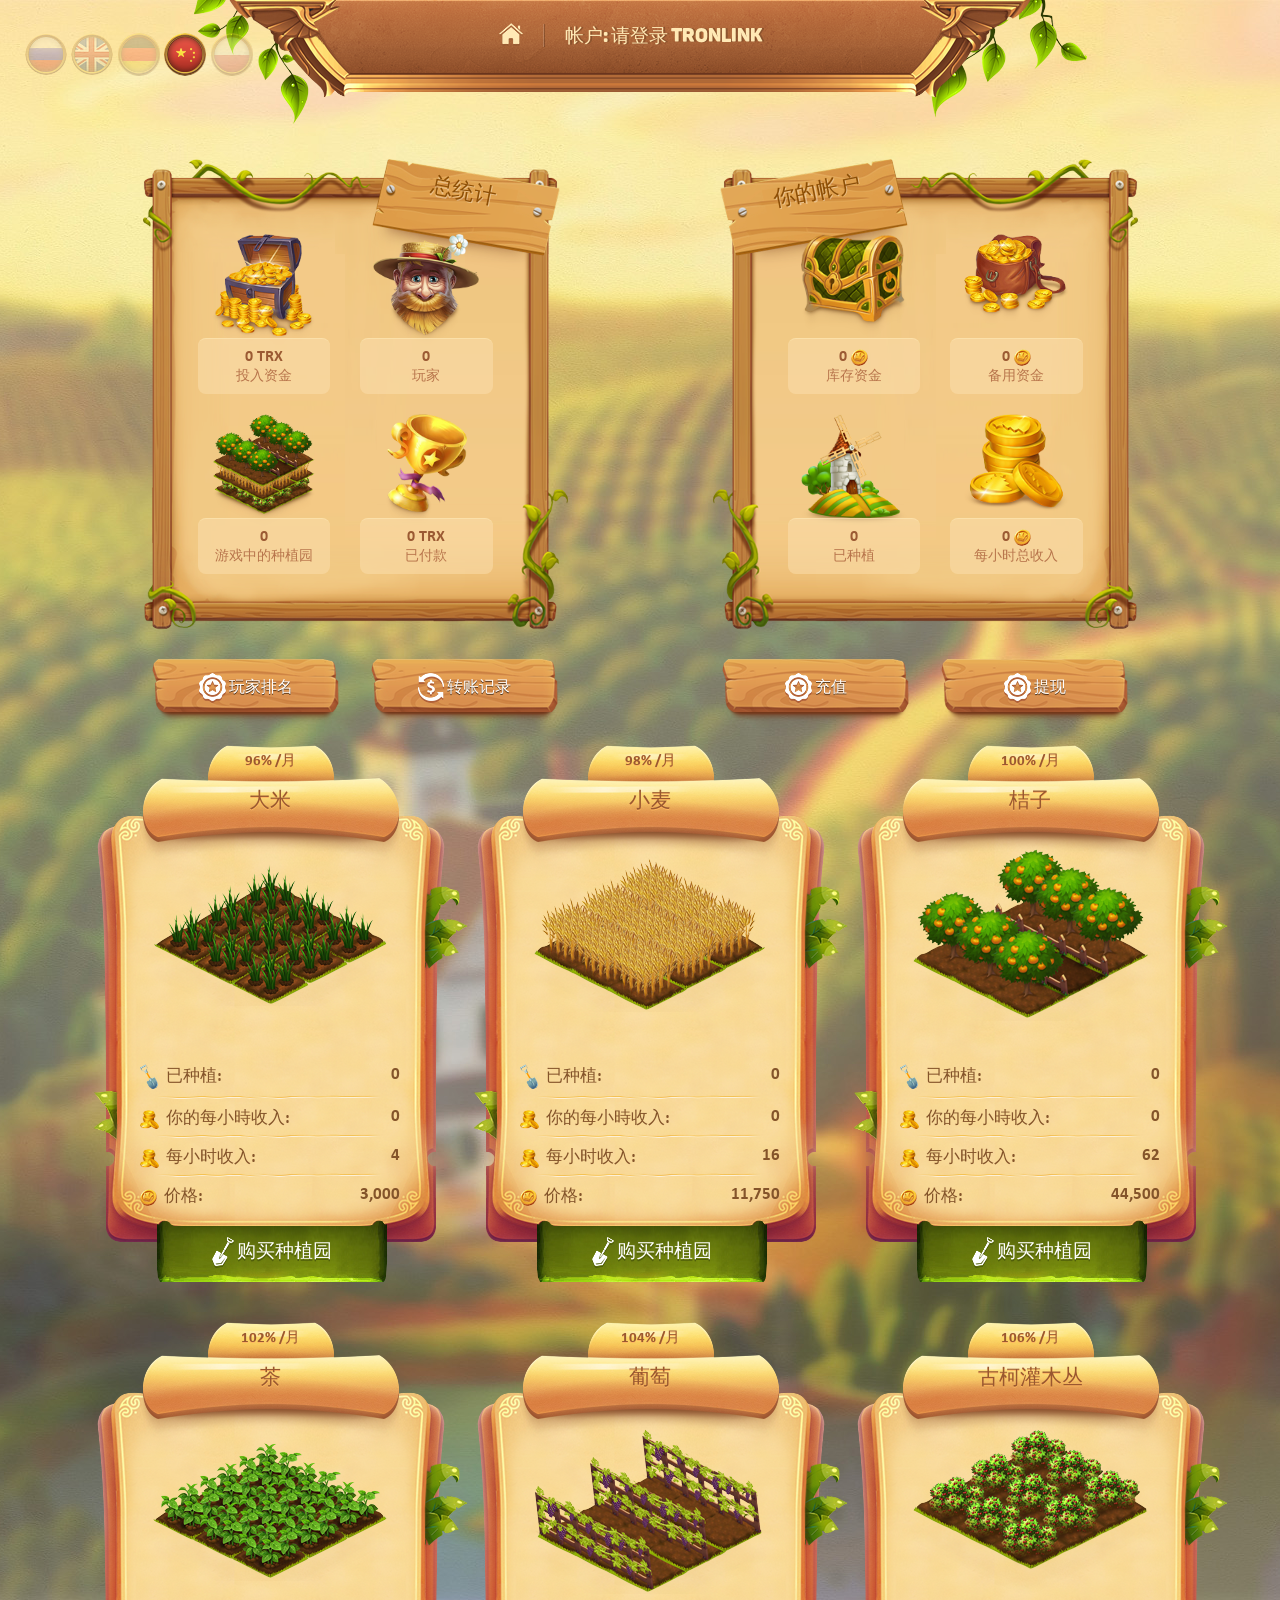
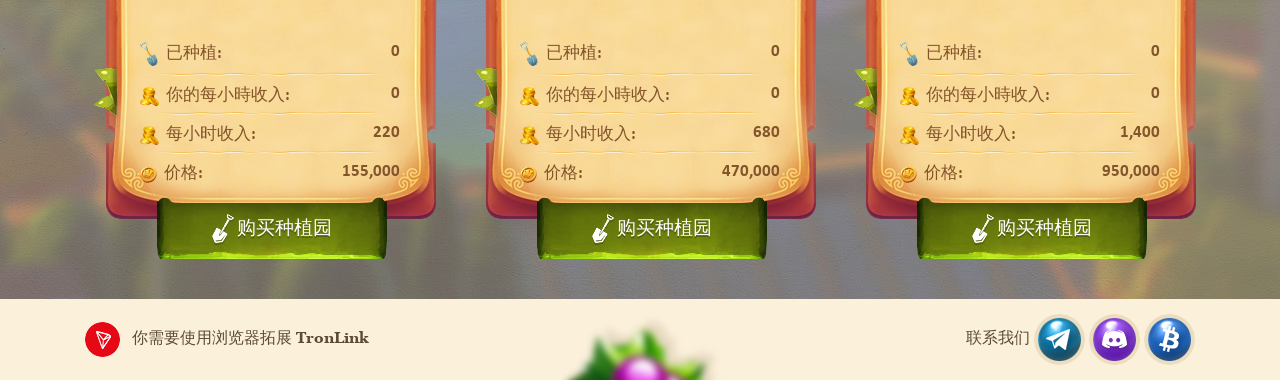
<file: cn/game.html>
<!DOCTYPE html>
<html lang="ch">

<head>
    <meta charset="UTF-8">
    <meta name="viewport" content="width=device-width, initial-scale=1.0">
    <meta http-equiv="X-UA-Compatible" content="ie=edge">
    <meta name="description" content="Create your plantation, develop it and get cryptocurrency Tron every day!">
    <meta name="keywords" content="tron, land, tron land, smart, contract, investment, throne, tron, coin, trx, game, strategy, earnings on the Internet, passive income, investors, investment fund, income, finance, freebies, simple earnings, how to make money on the Internet, rates, bet, bet, smart contract, cryptocurrency, bounty, bitcoin, bitcoin, money, easy money, mmm, mlm, dice2win, eosbet, mmm3eth, easy invest, iz invest, 333eth, gorgona, investment fund, financial pyramid">
    <link rel="stylesheet" href="../css/bootstrap.min.css">
    <link rel="stylesheet" href="../js/slick/slick.css">
    <link rel="stylesheet" href="../js/slick/slick-theme.css">
    <link rel="stylesheet" href="../css/style.css">
    <link rel="stylesheet" href="../css/media.css">
    <link rel="shortcut icon" href="../img/favico.ico" type="image/x-icon">
    <title>TRONLAND&#169; - 基於Tron網絡的經濟戰略</title>
</head>

<body class="game_page">

    <div class="modalContent" id="history">
        <div class="content_history text-center">
            <div class="close_btn" onclick="$('#history').hide()"><img src="../img/close.png" alt=""></div>
            <h3>转账记录</h3>
            <div class="text-center">
                <div class="tab_inf">
                        总补充金额<br>
                    <span id="transfers_popol_sum">0 TRX</span>
                </div>
                <div class="tab_inf">
                        总提现金额<br>
                    <span id="transfers_vivod_sum">0 TRX</span>
                </div>
            </div>
            <div class="table_scroll2">
            <table class="his_table" id="history_table">
                    <tr>
                            <th class="text-left">时间</th>
                            <th>交易号码</th>
                            <th class="text-right">总和</th>
                        </tr>
            </table>
        </div>
        </div>
    </div>
    <div class="modalContent" id="vivod" style="display:none;">
        <div class="content_history text-center">
            <div class="close_btn" onclick="$('#vivod').hide()"><img src="../img/close.png" alt=""></div>
            <h3>提现资金</h3>
            <div class="text-center">
                <div class="tab_inf">
                        进入提款<br>
                    <span id="vivod_balance">0</span> <i><img src="../img/icon/ico_money.png" alt=""></i> 
                </div>
                <p class="text_modal">
                        如果您的金库资金不足，可以随时提现这些资金也可以将其用于种植园的开发
                </p>
                <div class="course_block text-center">
                    <span>硬币汇率:</span>
                    <p class="item_course">
                        1 TRX = 25 <i><img src="../img/icon/ico_money.png" alt=""></i>
                    </p>
                </div>
                <div class="text-center mb-5">
                    <img src="../img/lk/st5.png" alt="">
                </div>
                <div class="inp_block text-center">
                    <span>硬币数量:</span>
                    <input type="text" class="value_inp" value="2500" id="input_withdraw">
                    <br><span id="withdraw_error_field" style="display:none;color:red;">没有足够的硬币退出。</span>
                </div>
                <button class="btn_modal" id="button_withdraw">
                        提款 <span>100</span> TRX
                </button>

            </div>

        </div>
    </div>
    <div class="modalContent" id="popol" style="display:none;">
        <div class="content_history text-center">
            <div class="close_btn" onclick="$('#popol').hide()"><img src="../img/close.png" alt=""></div>
            <h3>硬币购买</h3>
            <div class="text-center">
                <div class="tab_inf">
                        在您的帐户中<br>
                    <span id="user_balance">0</span> TRX 
                </div>
                <p class="text_modal">
                        这些资金可用于购买新种植园。
                </p>
                <div class="course_block text-center">
                    <span>硬币汇率:</span>
                    <p class="item_course">
                        1 TRX = 25 <i><img src="../img/icon/ico_money.png" alt=""></i>
                    </p>
                </div>
                <div class="text-center mb-5">
                    <img src="../img/lk/st8.png" alt="">
                </div>
                <div class="inp_block text-center">
                    <span>TRX:</span>
                    <input type="text" class="value_inp" value="100" id="input_buy">
                    <br><span id="buy_error_field" style="display:none;color:red;">錢包上沒有TRX餘額</span>
                </div>
                <button class="btn_modal" id="button_buy">
                        购买 <span>2500</span> <i><img src="../img/icon/ico_money.png" alt=""></i>
                </button>

            </div>

        </div>
    </div>
    <div class="modalContent" id="no_tronweb" style="display:none;">
        <div class="content_history text-center">
            <div class="close_btn" onclick="$('#no_tronweb').hide()"><img src="../img/close.png" alt=""></div>
            <h3>注册</h3>
            <div class="text-center">
                <div class="text_modal">
                在pc端需要下载安装   <a href="https://chrome.google.com/webstore/detail/tronlink/ibnejdfjmmkpcnlpebklmnkoeoihofec" target="_blank">TronLink</a> 进行登录。<br>
                <br>
                智能手机请根据型号下载 <a href="https://apple.co/2AW9iX2" target="_blank">TronWallet [iOS]</a> 或者 <a href="https://goo.gl/aGVd5T" target="_blank">TronWallet [Android]</a> 钱包登录。<br>
                <br> 通过内置浏览器，转到 https://TronLand.pro<br><br><br><br><br><br><br><br><br><br><br>有其他问题？
                请在 <a href="https://t.me/tronland_en" target="_blank">Telegram</a> 或者 <a href="https://discord.gg/TbeUtzN" target="_blank">Discord</a> 中聊天咨询。
                </div>
                <button class="btn_modal" id="auth_ok">
                    OK
                </button>
            </div>

        </div>
    </div>
    <div class="modalContent" id="rise">
        <div class="content_history text-center">
            <div class="close_btn" onclick="$('#rise').hide()"><img src="../img/close.png" alt=""></div>
            <h3>水稻种植园买 </h3>
            <div class="text-center">
                <div class="tab_inf">
                    总余额<br>
                    <span id="plant_user_balance_0" name="plant_user_balance">0</span> <i><img src="../img/icon/ico_money.png" alt=""></i> 
                </div>
                <p class="text_modal">
                        大米对我们这个星球上的大多数人口而言是一种极有价值的农作物，也是日本、太平洋岛屿直至阿拉伯和非洲国家的主要食量。
                    </p>
                <div class="text-center mb-5">
                    <img src="../img/plant/ris.png" alt="">
                </div>
                <div class="inp_block text-center">
                    <span>种植园数量:</span>
                    <input type="text" class="value_inp" value="1" name="plant_input" id="plant_input_0">
                    <br><span id="plant_error_field_0" style="display:none;color:red;">缺乏硬幣平衡</span>
                </div>
                <button class="btn_modal" id="plant_button_0" name="button_plant_tron">
                    购买 <span>3.000</span><i><img src="../img/icon/ico_money.png" alt=""></i>
                </button>

            </div>

        </div>
    </div>
    <div class="modalContent" id="phen">
        <div class="content_history text-center">
            <div class="close_btn" onclick="$('#phen').hide()"><img src="../img/close.png" alt=""></div>
            <h3>麦田购买 </h3>
            <div class="text-center">
                <div class="tab_inf">
                    总余额<br>
                    <span id="plant_user_balance_1" name="plant_user_balance">0</span> <i><img src="../img/icon/ico_money.png" alt=""></i>
                </div>
                <p class="text_modal">
                        小麦是最有益处的谷物之一。 除了作为食物的主要来源之一，它还为我们的身体机能带来巨大的好处。
                    </p>

                <div class="text-center mb-5">
                    <img src="../img/plant/phen.png" alt="">
                </div>
                <div class="inp_block text-center">
                    <span>种植园数量:</span>
                    <input type="text" class="value_inp" value="1" name="plant_input" id="plant_input_1">
                    <br><span id="plant_error_field_1" style="display:none;color:red;">缺乏硬幣平衡</span>
                </div>
                <button class="btn_modal" id="plant_button_1" name="button_plant_tron">
                    购买 <span>11.750</span><i><img src="../img/icon/ico_money.png" alt=""></i>
                </button>

            </div>

        </div>
    </div>
    <div class="modalContent" id="orange">
        <div class="content_history text-center">
            <div class="close_btn" onclick="$('#orange').hide()"><img src="../img/close.png" alt=""></div>
            <h3>橙子畦田的购买 </h3>
            <div class="text-center">
                <div class="tab_inf">
                    总余额<br>
                    <span id="plant_user_balance_2" name="plant_user_balance">0</span> <i><img src="../img/icon/ico_money.png" alt=""></i>
                </div>
                <p class="text_modal">
                        橙子不仅是一种美味的水果，也是对抗疾病的有效手段。 异域果实有助于保持身材挺秀保持青春和美丽。
                </p>
                <div class="text-center mb-5">
                    <img src="../img/plant/orange.png" alt="">
                </div>
                <div class="inp_block text-center">
                    <span>种植园数量:</span>
                    <input type="text" class="value_inp" value="1" name="plant_input" id="plant_input_2">
                    <br><span id="plant_error_field_2" style="display:none;color:red;">缺乏硬幣平衡</span>
                </div>
                <button class="btn_modal" id="plant_button_2" name="button_plant_tron">
                    购买 <span>44.500</span><i><img src="../img/icon/ico_money.png" alt=""></i>
                </button>

            </div>

        </div>
    </div>
    <div class="modalContent" id="tea">
        <div class="content_history text-center">
            <div class="close_btn" onclick="$('#tea').hide()"><img src="../img/close.png" alt=""></div>
            <h3>茶园购买 </h3>
            <div class="text-center">
                <div class="tab_inf">
                    总余额<br>
                    <span id="plant_user_balance_3" name="plant_user_balance">0</span> <i><img src="../img/icon/ico_money.png" alt=""></i>
                </div>
                <p class="text_modal">
                        茶 - 全球最常见的饮品，据统计，它是地球上20亿人们的主要饮品。 茶是最古老的饮品之一。
                </p>
                <div class="text-center mb-5">
                    <img src="../img/plant/tea.png" alt="">
                </div>
                <div class="inp_block text-center">
                    <span>种植园数量:</span>
                    <input type="text" class="value_inp" value="1" name="plant_input" id="plant_input_3">
                    <br><span id="plant_error_field_3" style="display:none;color:red;">缺乏硬幣平衡</span>
                </div>
                <button class="btn_modal" id="plant_button_3" name="button_plant_tron">
                    购买 <span>155.000</span><i><img src="../img/icon/ico_money.png" alt=""></i>
                </button>
            </div>
        </div>
    </div>
    <div class="modalContent" id="vino">
        <div class="content_history text-center">
            <div class="close_btn" onclick="$('#vino').hide()"><img src="../img/close.png" alt=""></div>
            <h3>葡萄种植园购买 </h3>
            <div class="text-center">
                <div class="tab_inf">
                    总余额<br>
                    <span id="plant_user_balance_4" name="plant_user_balance">0</span> <i><img src="../img/icon/ico_money.png" alt=""></i>
                </div>
                <p class="text_modal">
                        葡萄 - 爬蔓灌木植物，果实为甜味大浆果，植物的果实还可用于饮食及酿酒。
                    </p>
                <div class="text-center mb-5">
                    <img src="../img/plant/vino.png" alt="">
                </div>
                <div class="inp_block text-center">
                    <span>种植园数量:</span>
                    <input type="text" class="value_inp" value="1" name="plant_input" id="plant_input_4">
                    <br><span id="plant_error_field_4" style="display:none;color:red;">缺乏硬幣平衡</span>
                </div>
                <button class="btn_modal" id="plant_button_4" name="button_plant_tron">
                    购买 <span>470.000</span><i><img src="../img/icon/ico_money.png" alt=""></i>
                </button>
            </div>
        </div>
    </div>
    <div class="modalContent" id="koki">
        <div class="content_history text-center">
            <div class="close_btn" onclick="$('#koki').hide()"><img src="../img/close.png" alt=""></div>
            <h3>古柯种植园购买</h3>
            <div class="text-center">
                <div class="tab_inf">
                    总余额<br>
                    <span id="plant_user_balance_5" name="plant_user_balance">0</span> <i><img src="../img/icon/ico_money.png" alt=""></i>
                </div>
                <p class="text_modal">
                        古柯 – 值得强调的是，千年以来人们的生活经验告诉我们适当咀嚼古柯叶对人是有益处的。
                    </p>
                <div class="text-center mb-5">
                    <img src="../img/plant/koki.png" alt="">
                </div>
                <div class="inp_block text-center">
                    <span>种植园数量:</span>
                    <input type="text" class="value_inp" value="1" name="plant_input" id="plant_input_5">
                    <br><span id="plant_error_field_5" style="display:none;color:red;">缺乏硬幣平衡</span>
                </div>
                <button class="btn_modal" id="plant_button_5" name="button_plant_tron">
                    购买 <span>950.000</span><i><img src="../img/icon/ico_money.png" alt=""></i>
                </button>
            </div>
        </div>
    </div>
    <div class="modalContent" id="top">
        <div class="content_top text-center">
            <div class="close_btn" onclick="$('#top').hide()"><img src="../img/close.png" alt=""></div>
            <h3>玩家排名</h3>
            <div class="text-center">
                <div class="tab_inf">
                        你的名次<br>
                    <span id="user_top_place">-</span> <i><img src="../img/icon/ico_top.png" alt=""></i>
                </div>
                <h4>
                    <span>顶级玩家</span>
                </h4>
                <table class="tob_table" id="table_liders_top">
                        <tr>
                                <th class="text-center">名次</th>
                                <th class="text-center"></th>
                                <th class="text-right">每小时的硬币</th>
                            </tr>
                </table>
                <h4>
                    <span>荣誉玩家</span>
                </h4>
                <div class="table_scroll">
                    <table class="tob_table" id="table_liders">
                            <tr>
                                    <th class="text-center">名次</th>
                                    <th class="text-center"></th>
                                    <th class="text-right">每小时的硬币</th>
                                </tr>
                    </table>
                </div>
            </div>
        </div>
    </div>
    <header class="header">
        <div class="container">
            <div class="top_panel">
                <div class="btn_mobail_menu" onclick="$('.menu_block').slideToggle(500)"><img class="mw-100" src="../img/bg/burger.png" alt=""></div>
                <div class="lang_block">
                        <a href="../ru/game.html"  class="item_lang"><img src="../img/icon/ru.png" alt=""></a>
                        <a href="../en/game.html"  class="item_lang"><img src="../img/icon/en.png" alt=""></a>
                        <a href="../de/game.html"  class="item_lang"><img src="../img/icon/de.png" alt=""></a>
                        <a class="item_lang active"><img src="../img/icon/ch.png" alt=""></a>
                        <a href="../pl/game.html"  class="item_lang"><img src="../img/icon/pl.png" alt=""></a>
                    </div>
                <ul class="menu_block">
                    <li>
                        <a href="/cn" class="item_menu"><img src="../img/main.png"/></a>
                    </li>
                   
                    <li>
                        <a class="item_menu" target="_blank">帐户: <span id="currentAccount">请登录 TronLink </span></a>
                    </li>
                </ul>
            </div>
        </div>
    </header>
    <div class="container">
        <div class="row">
            <div class="col-12 col-lg-6 text-center">
                <div class="title_stat_block">
                    <span>
                            总统计
                    </span>
                </div>
                <div class="block_statistick">
                    <div class="row">
                        <div class="col-12 col-lg-6">
                            <div class="item_stat  text-center">
                                <img src="../img/lk/st1.png" class="mw-100" alt="" height="70%">
                                <div class="text_table_stat">
                                    <p class="value_item" id="balance">0 TRX</p>
                                    <span>投入资金</span>
                                </div>
                            </div>
                        </div>
                        <div class="col-12 col-lg-6">
                            <div class="item_stat  text-center">
                                <img src="../img/lk/st2.png" class="mw-100" alt="" height="70%">
                                <div class="text_table_stat">
                                    <p class="value_item" id="totalPlayers">0</p>
                                    <span>玩家</span>
                                </div>
                            </div>
                        </div>
                        <div class="col-12 col-lg-6">
                            <div class="item_stat  text-center">
                                <img src="../img/lk/st3.png" class="mw-100" alt="" height="70%">
                                <div class="text_table_stat">
                                    <p class="value_item" id="totalPlantation">0</p>
                                    <span>游戏中的种植园</span>
                                </div>
                            </div>
                        </div>
                        <div class="col-12 col-lg-6">
                            <div class="item_stat  text-center">
                                <img src="../img/lk/st4.png" class="mw-100" alt="" height="70%">
                                <div class="text_table_stat">
                                    <p class="value_item" id="totalPayout">0 TRX</p>
                                    <span>已付款</span>
                                </div>
                            </div>
                        </div>
                    </div>
                </div>
                <div class="panel_btn text-center">
            <a class="modal_btn" id="button_top">
                <i><img src="../img/icon/b1.png" alt=""></i> 玩家排名
            </a>
            <a class="modal_btn" id="button_transfers">
                <i><img src="../img/icon/b2.png" alt=""></i> 转账记录
            </a>
        </div>
            </div>
            <div class="col-12 col-lg-6 text-center">
                <div class="title_stat_block2">
                    <span>
                            你的帐户
                    </span>
                </div>
                <div class="block_statistick2">
                    <div class="row">
                        <div class="col-12 col-lg-6">
                            <div class="item_stat  text-center">
                                <img src="../img/lk/st6.png" class="mw-100" alt="">
                                <div class="text_table_stat">
                                    <p class="value_item" id="user_coinsForBuy">0 <i><img src="../img/icon/ico_money.png" alt=""></i></p>
                                    <span>
                                            库存资金</span>
                                </div>
                            </div>
                        </div>
                        <div class="col-12 col-lg-6">
                            <div class="item_stat  text-center">
                                <img src="../img/lk/st5.png" class="mw-100" alt="">
                                <div class="text_table_stat">
                                    <p class="value_item" id="user_coinsForSell">0 <i><img src="../img/icon/ico_money.png" alt=""></i></p>
                                    <span>
                                            备用资金</span>
                                </div>
                            </div>
                        </div>
                        <div class="col-12 col-lg-6">
                            <div class="item_stat  text-center">
                                <img src="../img/lk/st7.png" class="mw-100" alt="" height="70%">
                                <div class="text_table_stat">
                                    <p class="value_item" id="user_factories">0</p>
                                    <span>
                                            已种植</span>
                                </div>
                            </div>
                        </div>
                        <div class="col-12 col-lg-6">
                            <div class="item_stat  text-center">
                                <img src="../img/lk/st8.png" class="mw-100" alt="">
                                <div class="text_table_stat">
                                    <p class="value_item" id="user_dividents">0 <i><img src="../img/icon/ico_money.png" alt=""></i></p>
                                    <span>
                                            每小时总收入</span>
                                </div>
                            </div>
                        </div>
                    </div>
                </div>
                <div class="panel_btn">
             <a class="modal_btn" id="button_popol">
                <i><img src="../img/icon/b1.png" alt=""></i> 充值
            </a>
            <a class="modal_btn" id="button_vivod">
                <i><img src="../img/icon/b1.png" alt=""></i> 提现
            </a>
       
        </div>
    </div>
 </div>
        <div class="row">
             <div class="col-12 col-lg-4">
                <div class="item_game">
                    <p class="proc">96% /月</p>
                    <p class="name_plant">大米</p>
                    <div class="image_plant_game">
                        <img src="../img/plant/ris.png" class="mw-100" alt="">
                    </div>
                    <div class="info_plant_block text-left">
                        <p>
                            <i><img src="../img/icon/p1.png" alt=""></i>已种植: <span id="factory_count_0">0 </span>
                        </p>
                        <p>
                            <i><img src="../img/icon/p2.png" alt=""></i>你的每小時收入: <span id="factory_divident_0">0</span>
                        </p>
                        <p>
                            <i><img src="../img/icon/p2.png" alt=""></i>每小时收入: <span>4</span>
                        </p>
                        <p>
                            <i><img src="../img/icon/p3.png" alt=""></i>价格: <span>3,000</span>
                        </p>
                    </div>
                    <button class="btn_bue" id="factory_button_0" name="button_plant">
                        <i><img src="../img/ico_bue.png" alt=""></i> 购买种植园
                    </button>
                </div>
            </div>
            <div class="col-12 col-lg-4">
                <div class="item_game">
                    <p class="proc">98% /月</p>
                    <p class="name_plant">小麦</p>
                    <div class="image_plant_game">
                        <img src="../img/plant/phen.png" class="mw-100" alt="">
                    </div>
                    <div class="info_plant_block text-left">
                        <p>
                            <i><img src="../img/icon/p1.png" alt=""></i>已种植: <span id="factory_count_1">0 </span>
                        </p>
                        <p>
                            <i><img src="../img/icon/p2.png" alt=""></i>你的每小時收入: <span id="factory_divident_1">0</span>
                        </p>
                        <p>
                            <i><img src="../img/icon/p2.png" alt=""></i>每小时收入: <span>16</span>
                        </p>
                        <p>
                            <i><img src="../img/icon/p3.png" alt=""></i>价格: <span>11,750</span>
                        </p>
                    </div>
                    <button class="btn_bue" id="factory_button_1" name="button_plant">
                        <i><img src="../img/ico_bue.png" alt=""></i> 购买种植园
                    </button>
                </div>
            </div>
            <div class="col-12 col-lg-4">
                <div class="item_game">
                    <p class="proc">100% /月</p>
                    <p class="name_plant">桔子</p>
                    <div class="image_plant_game">
                        <img src="../img/plant/orange.png" class="mw-100" alt="">
                    </div>
                    <div class="info_plant_block text-left">
                        <p>
                            <i><img src="../img/icon/p1.png" alt=""></i>已种植: <span id="factory_count_2">0 </span>
                        </p>
                        <p>
                            <i><img src="../img/icon/p2.png" alt=""></i>你的每小時收入: <span id="factory_divident_2">0</span>
                        </p>
                        <p>
                            <i><img src="../img/icon/p2.png" alt=""></i>每小时收入: <span>62</span>
                        </p>
                        <p>
                            <i><img src="../img/icon/p3.png" alt=""></i>价格: <span>44,500</span>
                        </p>
                    </div>
                    <button class="btn_bue" id="factory_button_2" name="button_plant">
                        <i><img src="../img/ico_bue.png" alt=""></i> 购买种植园
                    </button>
                </div>
            </div>
            <div class="col-12 col-lg-4">
                <div class="item_game">
                    <p class="proc">102% /月</p>
                    <p class="name_plant">茶</p>
                    <div class="image_plant_game">
                        <img src="../img/plant/tea.png" class="mw-100" alt="">
                    </div>
                    <div class="info_plant_block text-left">
                        <p>
                            <i><img src="../img/icon/p1.png" alt=""></i>已种植: <span id="factory_count_3">0 </span>
                        </p>
                        <p>
                            <i><img src="../img/icon/p2.png" alt=""></i>你的每小時收入: <span id="factory_divident_3">0</span>
                        </p>
                        <p>
                            <i><img src="../img/icon/p2.png" alt=""></i>每小时收入: <span>220</span>
                        </p>
                        <p>
                            <i><img src="../img/icon/p3.png" alt=""></i>价格: <span>155,000</span>
                        </p>
                    </div>
                    <button class="btn_bue" id="factory_button_3" name="button_plant">
                        <i><img src="../img/ico_bue.png" alt=""></i> 购买种植园
                    </button>
                </div>
            </div>
            <div class="col-12 col-lg-4">
                <div class="item_game">
                    <p class="proc">104% /月</p>
                    <p class="name_plant">葡萄</p>
                    <div class="image_plant_game">
                        <img src="../img/plant/vino.png" class="mw-100" alt="">
                    </div>
                    <div class="info_plant_block text-left">
                        <p>
                            <i><img src="../img/icon/p1.png" alt=""></i>已种植: <span id="factory_count_4">0 </span>
                        </p>
                        <p>
                            <i><img src="../img/icon/p2.png" alt=""></i>你的每小時收入: <span id="factory_divident_4">0</span>
                        </p>
                        <p>
                            <i><img src="../img/icon/p2.png" alt=""></i>每小时收入: <span>680</span>
                        </p>
                        <p>
                            <i><img src="../img/icon/p3.png" alt=""></i>价格: <span>470,000</span>
                        </p>
                    </div>
                    <button class="btn_bue" id="factory_button_4" name="button_plant">
                        <i><img src="../img/ico_bue.png" alt=""></i> 购买种植园
                    </button>
                </div>
            </div>
           <div class="col-12 col-lg-4">
                <div class="item_game">
                    <p class="proc">106% /月</p>
                    <p class="name_plant">古柯灌木丛</p>
                    <div class="image_plant_game">
                        <img src="../img/plant/koki.png" class="mw-100" alt="">
                    </div>
                    <div class="info_plant_block text-left">
                        <p>
                            <i><img src="../img/icon/p1.png" alt=""></i>已种植: <span id="factory_count_5">0 </span>
                        </p>
                        <p>
                            <i><img src="../img/icon/p2.png" alt=""></i>你的每小時收入: <span id="factory_divident_5">0</span>
                        </p>
                        <p>
                            <i><img src="../img/icon/p2.png" alt=""></i>每小时收入: <span>1,400</span>
                        </p>
                        <p>
                            <i><img src="../img/icon/p3.png" alt=""></i>价格: <span>950,000</span>
                        </p>
                    </div>
                    <button class="btn_bue" id="factory_button_5" name="button_plant">
                        <i><img src="../img/ico_bue.png" alt=""></i> 购买种植园
                    </button>
                </div>
            </div>
        </div>
    </div>
    <footer class="footer">
        <div class="container">
            <div class="footer_content">
                    <p class="copyright">
                            <i class="mr-2"><img src="../img/icon/copyright.png" alt=""></i> 你需要使用浏览器拓展 <a href="https://chrome.google.com/webstore/detail/tronlink/ibnejdfjmmkpcnlpebklmnkoeoihofec" target="_blank">TronLink</a>     
                    </p>
                    <div class="social_block">
                            <span>联系我们</span>
                            <a href="https://t.me/tronland_en" class="item_social" target="_blank"><img src="../img/icon/s1.png" alt=""></a>
                            <a href="https://discord.gg/TbeUtzN" class="item_social" target="_blank"><img src="../img/icon/s2.png" alt=""></a>
                            <a href="https://bitcointalk.org/index.php?topic=5265374.0" class="item_social" target="_blank"><img src="../img/icon/s3.png" alt=""></a>
                    </div>
                </div>
            </div>
        </footer>
    <script src="https://cdnjs.cloudflare.com/ajax/libs/jquery/3.3.1/jquery.min.js"></script>
    <script src="../js/common.js"></script>
    <script src="../js/bn.min.js"></script>
    <script src="../js/tronweb.min.js"></script>
    <script src="../js/tron.js"></script>
</body>
<!-- Global site tag (gtag.js) - Google Analytics -->
<script async src="https://www.googletagmanager.com/gtag/js?id=UA-173617962-1"></script>
<script>
  window.dataLayer = window.dataLayer || [];
  function gtag(){dataLayer.push(arguments);}
  gtag('js', new Date());

  gtag('config', 'UA-173617962-1');
</script>

</html>
</file>
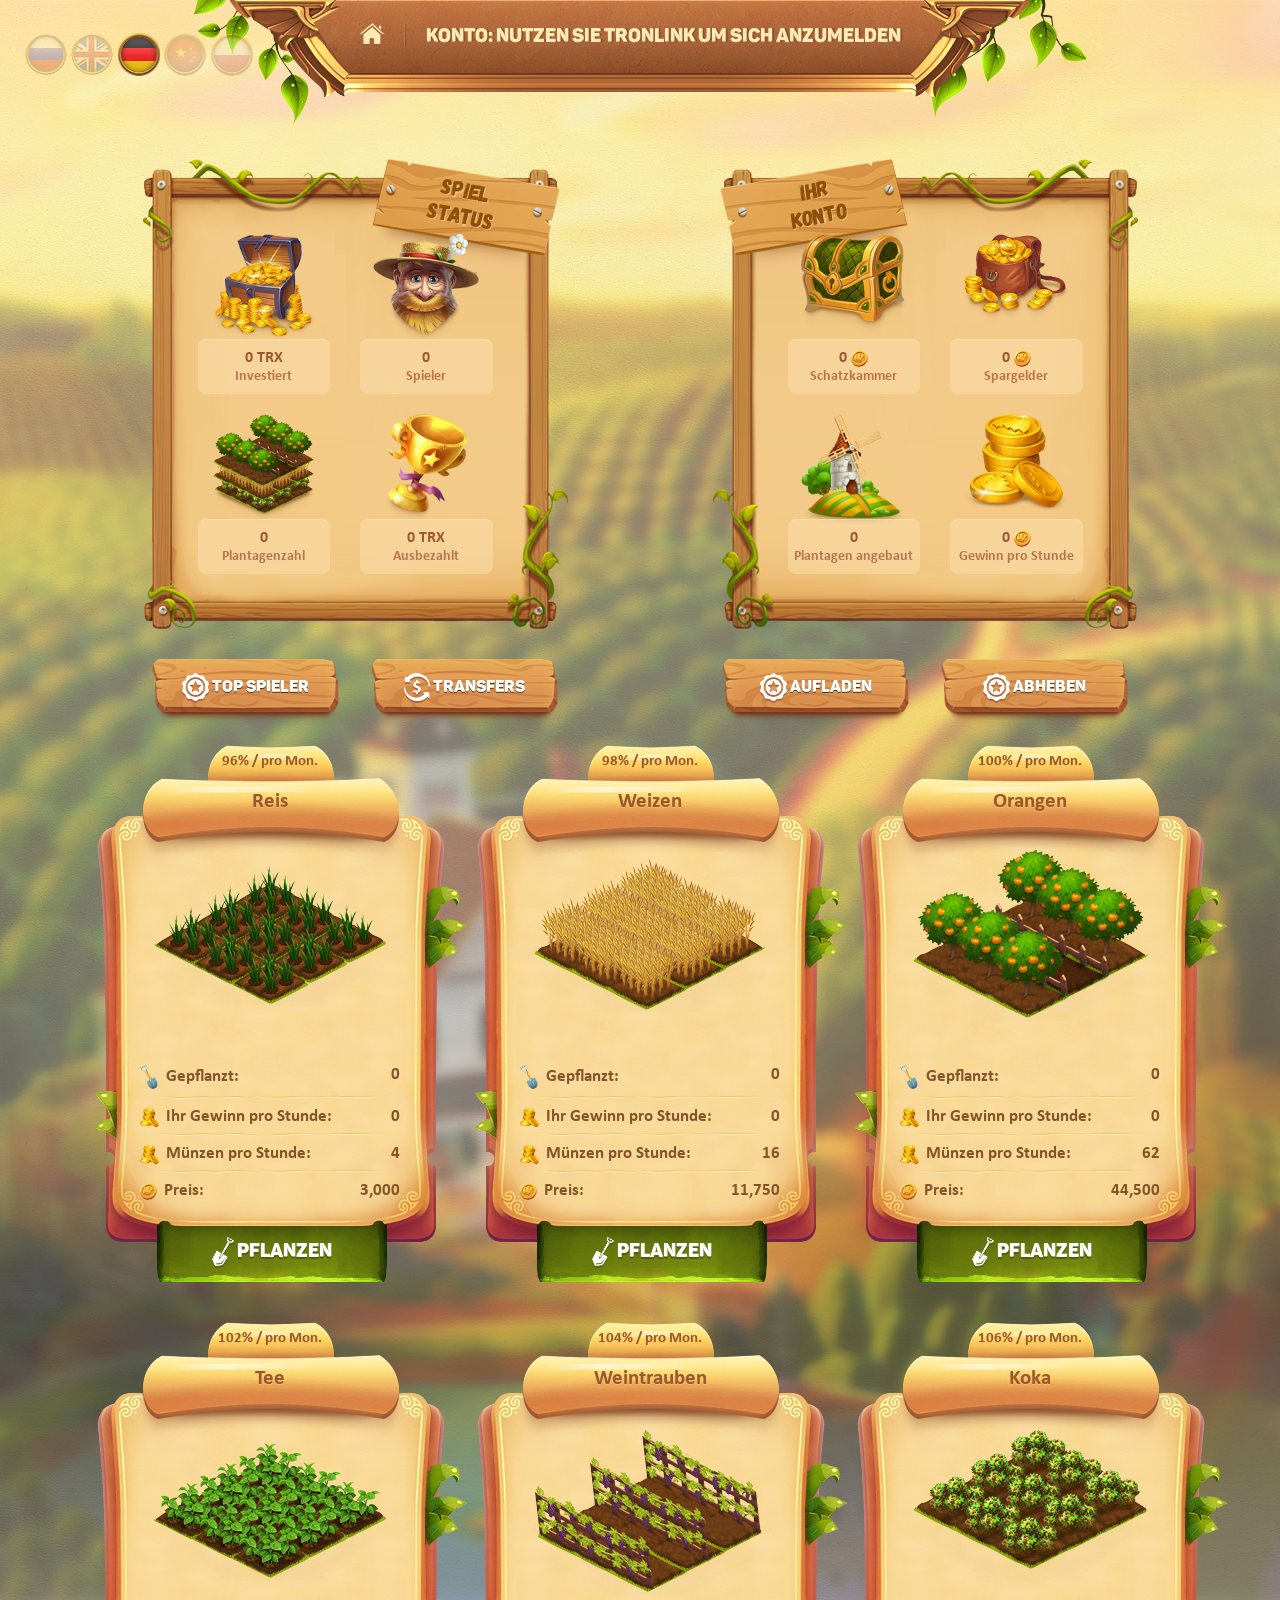
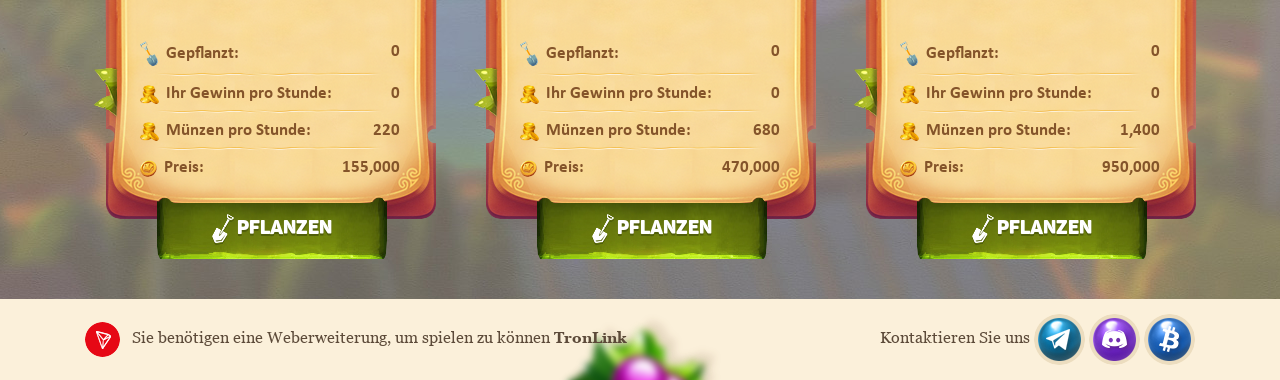
<file: de/game.html>
<!DOCTYPE html>
<html lang="de">

<head>
    <meta charset="UTF-8">
    <meta name="viewport" content="width=device-width, initial-scale=1.0">
    <meta http-equiv="X-UA-Compatible" content="ie=edge">
    <meta name="description" content="Create your plantation, develop it and get cryptocurrency Tron every day!">
    <meta name="keywords" content="tron, land, tron land, smart, contract, investment, throne, tron, coin, trx, game, strategy, earnings on the Internet, passive income, investors, investment fund, income, finance, freebies, simple earnings, how to make money on the Internet, rates, bet, bet, smart contract, cryptocurrency, bounty, bitcoin, bitcoin, money, easy money, mmm, mlm, dice2win, eosbet, mmm3eth, easy invest, iz invest, 333eth, gorgona, investment fund, financial pyramid">
    <link rel="stylesheet" href="../css/bootstrap.min.css">
    <link rel="stylesheet" href="../js/slick/slick.css">
    <link rel="stylesheet" href="../js/slick/slick-theme.css">
    <link rel="stylesheet" href="../css/style.css">
    <link rel="stylesheet" href="../css/media.css">
    <link rel="shortcut icon" href="../img/favico.ico" type="image/x-icon">
    <title>TRONLAND&#169; - Wirtschaftsstrategie basierend auf Tron Network</title>
</head>

<body class="game_page">

    <div class="modalContent" id="history">
        <div class="content_history text-center">
            <div class="close_btn" onclick="$('#history').hide()"><img src="../img/close.png" alt=""></div>
            <h3>Ihr Kontoprotokoll</h3>
            <div class="text-center">
                <div class="tab_inf">
                        Insgesamt investiert<br>
                    <span id="transfers_popol_sum">0 TRX</span>
                </div>
                <div class="tab_inf">
                        Insgesamt aufgehoben<br>
                    <span id="transfers_vivod_sum">0 TRX</span>
                </div>
            </div>
            <div class="table_scroll2">
            <table class="his_table" id="history_table">
                    <tr>
                            <th class="text-left">Zeit</th>
                            <th>Tranaktions nummer</th>
                            <th class="text-right">Gesamt</th>
                        </tr>
            </table>
        </div>
        </div>
    </div>
    <div class="modalContent" id="vivod" style="display:none;">
        <div class="content_history text-center">
            <div class="close_btn" onclick="$('#vivod').hide()"><img src="../img/close.png" alt=""></div>
            <h3>Abhebung</h3>
            <div class="text-center">
                <div class="tab_inf">
                    Verfügbar für die Abhebung<br>
                    <span id="vivod_balance">0</span> <i><img src="../img/icon/ico_money.png" alt=""></i> 
                </div>
                <p class="text_modal">
                        Sie können diese Gelder jederzeit abheben. 
                        Andererseits können Sie die Gelder nutzen, um die Entwicklung ihrer Plantagen zu verbessern, sollten Sie nicht genügend Geld in der Schatzkammer haben.

                </p>
                <div class="course_block text-center">
                    <span>Coin Kurs:</span>
                    <p class="item_course">
                        1 TRX = 25 <i><img src="../img/icon/ico_money.png" alt=""></i>
                    </p>
                </div>
                <div class="text-center mb-5">
                    <img src="../img/lk/st5.png" alt="">
                </div>
                <div class="inp_block text-center">
                    <span>Münzen:</span>
                    <input type="text" class="value_inp" value="2500" id="input_withdraw">
                    <br><span id="withdraw_error_field" style="display:none;color:red;">Fehlendes TRX Guthaben aus den Spargeldern</span>
                </div>
                <button class="btn_modal" id="button_withdraw">
                        Abheben <span>100</span> TRX
                </button>

            </div>

        </div>
    </div>
    <div class="modalContent" id="popol" style="display:none;">
        <div class="content_history text-center">
            <div class="close_btn" onclick="$('#popol').hide()"><img src="../img/close.png" alt=""></div>
            <h3>Coins kaufen</h3>
            <div class="text-center">
                <div class="tab_inf">
                        Auf Ihrem Konto<br>
                    <span id="user_balance">0</span> TRX 
                </div>
                <p class="text_modal">
                        Diese Mittel können für den Kauf einer neuen Plantage ausgegeben werden.
                </p>
                <div class="course_block text-center">
                    <span>Coin Kurs:</span>
                    <p class="item_course">
                        1 TRX = 25 <i><img src="../img/icon/ico_money.png" alt=""></i>
                    </p>
                </div>
                <div class="text-center mb-5">
                    <img src="../img/lk/st8.png" alt="">
                </div>
                <div class="inp_block text-center">
                    <span>TRX:</span>
                    <input type="text" class="value_inp" value="100" id="input_buy">
                    <br><span id="buy_error_field" style="display:none;color:red;">Fehlendes TRX Gleichgewicht auf der Brieftasche</span>
                </div>
                <button class="btn_modal" id="button_buy">
                     Auffüllen <span>2500</span> <i><img src="../img/icon/ico_money.png" alt=""></i>
                </button>

            </div>

        </div>
    </div>
    <div class="modalContent" id="no_tronweb" style="display:none;">
        <div class="content_history text-center">
            <div class="close_btn" onclick="$('#no_tronweb').hide()"><img src="../img/close.png" alt=""></div>
            <h3>Autorisierung</h3>
            <div class="text-center">
                <div class="text_modal">
                Für das PC-Spiel brauchen Sie die Browser-Erweiterung  <a href="https://chrome.google.com/webstore/detail/tronlink/ibnejdfjmmkpcnlpebklmnkoeoihofec" target="_blank">TronLink</a><br>
                <br>
                Installieren Sie bitte eine dieser Erweiterungen.<br><br>
                Für das Smartphone-Spiel installieren Sie  <a href="https://apple.co/2AW9iX2" target="_blank">TronWallet [iOS]</a> oder <a href="https://goo.gl/aGVd5T" target="_blank">TronWallet [Android]</a> je nach Smartphone.<br>
                <br> Über den verwendeten Browser gehen Sie zu https://TronLand.pro<br><br><br><br><br><br><br><br><br><br><br>
                Wenn Sie Fragen vor dem Starten des Spiels haben, kontaktieren Sie uns via  <a href="https://t.me/tronland_en" target="_blank">Telegram</a> und <a href="https://discord.gg/TbeUtzN" target="_blank">Discord</a> Chat.
                </div>
                <button class="btn_modal" id="auth_ok">
                    OK
                </button>
            </div>

        </div>
    </div>
    <div class="modalContent" id="rise">
        <div class="content_history text-center">
            <div class="close_btn" onclick="$('#rise').hide()"><img src="../img/close.png" alt=""></div>
            <h3>Reisplantage kaufen</h3>
            <div class="text-center">
                <div class="tab_inf">
                    Gesamtbilanz<br>
                    <span id="plant_user_balance_0" name="plant_user_balance">0</span> <i><img src="../img/icon/ico_money.png" alt=""></i> 
                </div>
                <p class="text_modal">
                        Reis ist eine der wertvollsten Getreidearten weltweit. Es bildet dadurch die Nahrungsgrundlage für den größten Teil der Bevölkerung. Der Einfluss reicht von den japanischen Inseln, asiatisch-pazifischer Region bis hin zu den afrikanischen und arabischen Ländern.
                    </p>
                <div class="text-center mb-5">
                    <img src="../img/plant/ris.png" alt="">
                </div>
                <div class="inp_block text-center">
                    <span>Plantagenzahl:</span>
                    <input type="text" class="value_inp" value="1" name="plant_input" id="plant_input_0">
                    <br><span id="plant_error_field_0" style="display:none;color:red;">Mangel an Münzen</span>
                </div>
                <button class="btn_modal" id="plant_button_0" name="button_plant_tron">
                    Kaufen sie für <span>3.000</span><i><img src="../img/icon/ico_money.png" alt=""></i>
                </button>

            </div>

        </div>
    </div>
    <div class="modalContent" id="phen">
        <div class="content_history text-center">
            <div class="close_btn" onclick="$('#phen').hide()"><img src="../img/close.png" alt=""></div>
            <h3>Kauf des Weizenackers </h3>
            <div class="text-center">
                <div class="tab_inf">
                    Gesamtbilanz<br>
                    <span id="plant_user_balance_1" name="plant_user_balance">0</span> <i><img src="../img/icon/ico_money.png" alt=""></i>
                </div>
                <p class="text_modal">
                        Weizen ist das gesündeste Getreide, unser Grundnahrungsmittel Nummer Eins. Seine Bedeutung in unserem Leben ist kaum vorstellbar. 
                    </p>

                <div class="text-center mb-5">
                    <img src="../img/plant/phen.png" alt="">
                </div>
                <div class="inp_block text-center">
                    <span>Plantagenzahl:</span>
                    <input type="text" class="value_inp" value="1" name="plant_input" id="plant_input_1">
                    <br><span id="plant_error_field_1" style="display:none;color:red;">Mangel an Münzen</span>
                </div>
                <button class="btn_modal" id="plant_button_1" name="button_plant_tron">
                    Kaufen sie für <span>11.750</span><i><img src="../img/icon/ico_money.png" alt=""></i>
                </button>

            </div>

        </div>
    </div>
    <div class="modalContent" id="orange">
        <div class="content_history text-center">
            <div class="close_btn" onclick="$('#orange').hide()"><img src="../img/close.png" alt=""></div>
            <h3>Orangenplantage kaufen </h3>
            <div class="text-center">
                <div class="tab_inf">
                    Gesamtbilanz<br>
                    <span id="plant_user_balance_2" name="plant_user_balance">0</span> <i><img src="../img/icon/ico_money.png" alt=""></i>
                </div>
                <p class="text_modal">
                        Die Orange ist nicht nur eine leckere Nachspeise, sondern auch ein gesundes Nahrungsmittel für den menschlichen Organismus. Diese exotische Frucht enthält viele Vitamine, hat einen besonderen Nährwert, hält uns fit und schlank zu bleiben. Außerdem bleiben wir dadurch länger schön und jung.
                </p>
                <div class="text-center mb-5">
                    <img src="../img/plant/orange.png" alt="">
                </div>
                <div class="inp_block text-center">
                    <span>Plantagenzahl:</span>
                    <input type="text" class="value_inp" value="1" name="plant_input" id="plant_input_2">
                    <br><span id="plant_error_field_2" style="display:none;color:red;">Mangel an Münzen</span>
                </div>
                <button class="btn_modal" id="plant_button_2" name="button_plant_tron">
                    Kaufen sie für <span>44.500</span><i><img src="../img/icon/ico_money.png" alt=""></i>
                </button>

            </div>

        </div>
    </div>
    <div class="modalContent" id="tea">
        <div class="content_history text-center">
            <div class="close_btn" onclick="$('#tea').hide()"><img src="../img/close.png" alt=""></div>
            <h3>Teeplantage kaufen</h3>
            <div class="text-center">
                <div class="tab_inf">
                    Gesamtbilanz<br>
                    <span id="plant_user_balance_3" name="plant_user_balance">0</span> <i><img src="../img/icon/ico_money.png" alt=""></i>
                </div>
                <p class="text_modal">
                        Tee ist das älteste Getränk der Menschheit. Es ist zudem das am meisten verbreitetste Getränk, dass ca. mehr als 2 Milliarden Menschen trinken.
                </p>
                <div class="text-center mb-5">
                    <img src="../img/plant/tea.png" alt="">
                </div>
                <div class="inp_block text-center">
                    <span>Plantagenzahl:</span>
                    <input type="text" class="value_inp" value="1" name="plant_input" id="plant_input_3">
                    <br><span id="plant_error_field_3" style="display:none;color:red;">Mangel an Münzen</span>
                </div>
                <button class="btn_modal" id="plant_button_3" name="button_plant_tron">
                    Kaufen sie für <span>155.000</span><i><img src="../img/icon/ico_money.png" alt=""></i>
                </button>
            </div>
        </div>
    </div>
    <div class="modalContent" id="vino">
        <div class="content_history text-center">
            <div class="close_btn" onclick="$('#vino').hide()"><img src="../img/close.png" alt=""></div>
            <h3>Weintraubenplantage kaufen </h3>
            <div class="text-center">
                <div class="tab_inf">
                    Gesamtbilanz<br>
                    <span id="plant_user_balance_4" name="plant_user_balance">0</span> <i><img src="../img/icon/ico_money.png" alt=""></i>
                </div>
                <p class="text_modal">
                        Weintrauben sind eine fruchtige Kletterpflanze mit süßen Beeren, die nicht nur für Nahrung, sondern auch für Weine bestens geeignet sind.
                    </p>
                <div class="text-center mb-5">
                    <img src="../img/plant/vino.png" alt="">
                </div>
                <div class="inp_block text-center">
                    <span>Plantagenzahl:</span>
                    <input type="text" class="value_inp" value="1" name="plant_input" id="plant_input_4">
                    <br><span id="plant_error_field_4" style="display:none;color:red;">Mangel an Münzen</span>
                </div>
                <button class="btn_modal" id="plant_button_4" name="button_plant_tron">
                    Kaufen sie für <span>470.000</span><i><img src="../img/icon/ico_money.png" alt=""></i>
                </button>
            </div>
        </div>
    </div>
    <div class="modalContent" id="koki">
        <div class="content_history text-center">
            <div class="close_btn" onclick="$('#koki').hide()"><img src="../img/close.png" alt=""></div>
            <h3>Kokaplantage kaufen</h3>
            <div class="text-center">
                <div class="tab_inf">
                    Gesamtbilanz<br>
                    <span id="plant_user_balance_5" name="plant_user_balance">0</span> <i><img src="../img/icon/ico_money.png" alt=""></i>
                </div>
                <p class="text_modal">
                        Auf der ganzen Welt wird das Kauen von Kokablättern immer beliebter, weil diese Pflanze zahlreiche gesunde Eigenschaften besitzt. Das ist durch die tausendjährige Erfahrung der Urvölker mit der Pflanze bewiesen.
                    </p>
                <div class="text-center mb-5">
                    <img src="../img/plant/koki.png" alt="">
                </div>
                <div class="inp_block text-center">
                    <span>Plantagenzahl:</span>
                    <input type="text" class="value_inp" value="1" name="plant_input" id="plant_input_5">
                    <br><span id="plant_error_field_5" style="display:none;color:red;">Mangel an Münzen</span>
                </div>
                <button class="btn_modal" id="plant_button_5" name="button_plant_tron">
                    Kaufen sie für <span>950.000</span><i><img src="../img/icon/ico_money.png" alt=""></i>
                </button>
            </div>
        </div>
    </div>
    <div class="modalContent" id="top">
        <div class="content_top text-center">
            <div class="close_btn" onclick="$('#top').hide()"><img src="../img/close.png" alt=""></div>
            <h3>Top der besten Spieler</h3>
            <div class="text-center">
                <div class="tab_inf">
                    Dein Platz<br>
                    <span id="user_top_place">-</span> <i><img src="../img/icon/ico_top.png" alt=""></i>
                </div>
                <h4>
                    <span>Trophäen-Plätze</span>
                </h4>
                <table class="tob_table" id="table_liders_top">
                        <tr>
                                <th class="text-center">Place</th>
                                <th class="text-center"></th>
                                <th class="text-right">Münzen pro Stunde</th>
                            </tr>
                </table>
                <h4>
                    <span>Ehrenplätze</span>
                </h4>
                <div class="table_scroll">
                    <table class="tob_table" id="table_liders">
                            <tr>
                                    <th class="text-center">Platz</th>
                                    <th class="text-center"></th>
                                    <th class="text-right">Münzen pro Stunde</th>
                                </tr>
                    </table>
                </div>
            </div>
        </div>
    </div>
    <header class="header">
        <div class="container">
            <div class="top_panel">
                <div class="btn_mobail_menu" onclick="$('.menu_block').slideToggle(500)"><img class="mw-100" src="../img/bg/burger.png" alt=""></div>
                <div class="lang_block">
                        <a href="../ru/game.html"  class="item_lang"><img src="../img/icon/ru.png" alt=""></a>
                        <a href="../en/game.html"  class="item_lang"><img src="../img/icon/en.png" alt=""></a>
                        <a class="item_lang active"><img src="../img/icon/de.png" alt=""></a>
                        <a href="../cn/game.html"  class="item_lang"><img src="../img/icon/ch.png" alt=""></a>
                        <a href="../pl/game.html"  class="item_lang"><img src="../img/icon/pl.png" alt=""></a>
                    </div>
                <ul class="menu_block">
                    <li>
                        <a href="/de" class="item_menu"><img src="../img/main.png"/></a>
                    </li>
                   
                    <li>
                        <a class="item_menu" target="_blank">KONTO: <span id="currentAccount">Nutzen Sie Tronlink um sich anzumelden</span></a>
                    </li>
                </ul>
            </div>
        </div>
    </header>
    <div class="container">
        <div class="row">
            <div class="col-12 col-lg-6 text-center">
                <div class="title_stat_block">
                    <span>
                        Spiel<br>
                    Status
                    </span>
                </div>
                <div class="block_statistick">
                    <div class="row">
                        <div class="col-12 col-lg-6">
                            <div class="item_stat  text-center">
                                <img src="../img/lk/st1.png" class="mw-100" alt="" height="70%">
                                <div class="text_table_stat">
                                    <p class="value_item" id="balance">0 TRX</p>
                                    <span>Investiert</span>
                                </div>
                            </div>
                        </div>
                        <div class="col-12 col-lg-6">
                            <div class="item_stat  text-center">
                                <img src="../img/lk/st2.png" class="mw-100" alt="" height="70%">
                                <div class="text_table_stat">
                                    <p class="value_item" id="totalPlayers">0</p>
                                    <span>Spieler</span>
                                </div>
                            </div>
                        </div>
                        <div class="col-12 col-lg-6">
                            <div class="item_stat  text-center">
                                <img src="../img/lk/st3.png" class="mw-100" alt="" height="70%">
                                <div class="text_table_stat">
                                    <p class="value_item" id="totalPlantation">0</p>
                                    <span>Plantagenzahl</span>
                                </div>
                            </div>
                        </div>
                        <div class="col-12 col-lg-6">
                            <div class="item_stat  text-center">
                                <img src="../img/lk/st4.png" class="mw-100" alt="" height="70%">
                                <div class="text_table_stat">
                                    <p class="value_item" id="totalPayout">0 TRX</p>
                                    <span>Ausbezahlt</span>
                                </div>
                            </div>
                        </div>
                    </div>
                </div>
                <div class="panel_btn text-center">
            <a class="modal_btn" id="button_top">
                <i><img src="../img/icon/b1.png" alt=""></i> Top Spieler
            </a>
            <a class="modal_btn" id="button_transfers">
                <i><img src="../img/icon/b2.png" alt=""></i> Transfers
            </a>
        </div>
            </div>
            <div class="col-12 col-lg-6 text-center">
                <div class="title_stat_block2">
                    <span>
                        Ihr <br>
                        Konto
                    </span>
                </div>
                <div class="block_statistick2">
                    <div class="row">
                        <div class="col-12 col-lg-6">
                            <div class="item_stat  text-center">
                                <img src="../img/lk/st6.png" class="mw-100" alt="">
                                <div class="text_table_stat">
                                    <p class="value_item" id="user_coinsForBuy">0 <i><img src="../img/icon/ico_money.png" alt=""></i></p>
                                    <span>
                                            Schatzkammer</span>
                                </div>
                            </div>
                        </div>
                        <div class="col-12 col-lg-6">
                            <div class="item_stat  text-center">
                                <img src="../img/lk/st5.png" class="mw-100" alt="">
                                <div class="text_table_stat">
                                    <p class="value_item" id="user_coinsForSell">0 <i><img src="../img/icon/ico_money.png" alt=""></i></p>
                                    <span>
                                            Spargelder</span>
                                </div>
                            </div>
                        </div>
                        <div class="col-12 col-lg-6">
                            <div class="item_stat  text-center">
                                <img src="../img/lk/st7.png" class="mw-100" alt="" height="70%">
                                <div class="text_table_stat">
                                    <p class="value_item" id="user_factories">0</p>
                                    <span>
                                     Plantagen angebaut</span>
                                </div>
                            </div>
                        </div>
                        <div class="col-12 col-lg-6">
                            <div class="item_stat  text-center">
                                <img src="../img/lk/st8.png" class="mw-100" alt="">
                                <div class="text_table_stat">
                                    <p class="value_item" id="user_dividents">0 <i><img src="../img/icon/ico_money.png" alt=""></i></p>
                                    <span>
                                            Gewinn pro Stunde</span>
                                </div>
                            </div>
                        </div>
                    </div>
                </div>
                <div class="panel_btn">
              <a class="modal_btn" id="button_popol">
                <i><img src="../img/icon/b1.png" alt=""></i> AUFLADEN
            </a>
            <a class="modal_btn" id="button_vivod">
                <i><img src="../img/icon/b1.png" alt=""></i> ABHEBEN
            </a>
            
        </div>
    </div>
 </div>
        <div class="row">
             <div class="col-12 col-lg-4">
                <div class="item_game">
                    <p class="proc">96% / pro Mon.</p>
                    <p class="name_plant">Reis</p>
                    <div class="image_plant_game">
                        <img src="../img/plant/ris.png" class="mw-100" alt="">
                    </div>
                    <div class="info_plant_block text-left">
                        <p>
                            <i><img src="../img/icon/p1.png" alt=""></i>Gepflanzt: <span id="factory_count_0">0 </span>
                        </p>
                        <p>
                            <i><img src="../img/icon/p2.png" alt=""></i>Ihr Gewinn pro Stunde: <span id="factory_divident_0">0</span>
                        </p>
                        <p>
                            <i><img src="../img/icon/p2.png" alt=""></i>Münzen pro Stunde: <span>4</span>
                        </p>
                        <p>
                            <i><img src="../img/icon/p3.png" alt=""></i>Preis: <span>3,000</span>
                        </p>
                    </div>
                    <button class="btn_bue" id="factory_button_0" name="button_plant">
                        <i><img src="../img/ico_bue.png" alt=""></i> Pflanzen
                    </button>
                </div>
            </div>
            <div class="col-12 col-lg-4">
                <div class="item_game">
                    <p class="proc">98% / pro Mon.</p>
                    <p class="name_plant">Weizen</p>
                    <div class="image_plant_game">
                        <img src="../img/plant/phen.png" class="mw-100" alt="">
                    </div>
                    <div class="info_plant_block text-left">
                        <p>
                            <i><img src="../img/icon/p1.png" alt=""></i>Gepflanzt: <span id="factory_count_1">0 </span>
                        </p>
                        <p>
                            <i><img src="../img/icon/p2.png" alt=""></i>Ihr Gewinn pro Stunde: <span id="factory_divident_1">0</span>
                        </p>
                        <p>
                            <i><img src="../img/icon/p2.png" alt=""></i>Münzen pro Stunde: <span>16</span>
                        </p>
                        <p>
                            <i><img src="../img/icon/p3.png" alt=""></i>Preis: <span>11,750</span>
                        </p>
                    </div>
                    <button class="btn_bue" id="factory_button_1" name="button_plant">
                        <i><img src="../img/ico_bue.png" alt=""></i> Pflanzen
                    </button>
                </div>
            </div>
            <div class="col-12 col-lg-4">
                <div class="item_game">
                    <p class="proc">100% / pro Mon.</p>
                    <p class="name_plant">Orangen</p>
                    <div class="image_plant_game">
                        <img src="../img/plant/orange.png" class="mw-100" alt="">
                    </div>
                    <div class="info_plant_block text-left">
                        <p>
                            <i><img src="../img/icon/p1.png" alt=""></i>Gepflanzt: <span id="factory_count_2">0 </span>
                        </p>
                        <p>
                            <i><img src="../img/icon/p2.png" alt=""></i>Ihr Gewinn pro Stunde: <span id="factory_divident_2">0</span>
                        </p>
                        <p>
                            <i><img src="../img/icon/p2.png" alt=""></i>Münzen pro Stunde: <span>62</span>
                        </p>
                        <p>
                            <i><img src="../img/icon/p3.png" alt=""></i>Preis: <span>44,500</span>
                        </p>
                    </div>
                    <button class="btn_bue" id="factory_button_2" name="button_plant">
                        <i><img src="../img/ico_bue.png" alt=""></i> Pflanzen
                    </button>
                </div>
            </div>
            <div class="col-12 col-lg-4">
                <div class="item_game">
                    <p class="proc">102% / pro Mon.</p>
                    <p class="name_plant">Tee</p>
                    <div class="image_plant_game">
                        <img src="../img/plant/tea.png" class="mw-100" alt="">
                    </div>
                    <div class="info_plant_block text-left">
                        <p>
                            <i><img src="../img/icon/p1.png" alt=""></i>Gepflanzt: <span id="factory_count_3">0 </span>
                        </p>
                        <p>
                            <i><img src="../img/icon/p2.png" alt=""></i>Ihr Gewinn pro Stunde: <span id="factory_divident_3">0</span>
                        </p>
                        <p>
                            <i><img src="../img/icon/p2.png" alt=""></i>Münzen pro Stunde: <span>220</span>
                        </p>
                        <p>
                            <i><img src="../img/icon/p3.png" alt=""></i>Preis: <span>155,000</span>
                        </p>
                    </div>
                    <button class="btn_bue" id="factory_button_3" name="button_plant">
                        <i><img src="../img/ico_bue.png" alt=""></i> Pflanzen
                    </button>
                </div>
            </div>
            <div class="col-12 col-lg-4">
                <div class="item_game">
                    <p class="proc">104% / pro Mon.</p>
                    <p class="name_plant">Weintrauben</p>
                    <div class="image_plant_game">
                        <img src="../img/plant/vino.png" class="mw-100" alt="">
                    </div>
                    <div class="info_plant_block text-left">
                        <p>
                            <i><img src="../img/icon/p1.png" alt=""></i>Gepflanzt: <span id="factory_count_4">0 </span>
                        </p>
                        <p>
                            <i><img src="../img/icon/p2.png" alt=""></i>Ihr Gewinn pro Stunde: <span id="factory_divident_4">0</span>
                        </p>
                        <p>
                            <i><img src="../img/icon/p2.png" alt=""></i>Münzen pro Stunde: <span>680</span>
                        </p>
                        <p>
                            <i><img src="../img/icon/p3.png" alt=""></i>Preis: <span>470,000</span>
                        </p>
                    </div>
                    <button class="btn_bue" id="factory_button_4" name="button_plant">
                        <i><img src="../img/ico_bue.png" alt=""></i> Pflanzen
                    </button>
                </div>
            </div>
           <div class="col-12 col-lg-4">
                <div class="item_game">
                    <p class="proc">106% / pro Mon.</p>
                    <p class="name_plant">Koka</p>
                    <div class="image_plant_game">
                        <img src="../img/plant/koki.png" class="mw-100" alt="">
                    </div>
                    <div class="info_plant_block text-left">
                        <p>
                            <i><img src="../img/icon/p1.png" alt=""></i>Gepflanzt: <span id="factory_count_5">0 </span>
                        </p>
                        <p>
                            <i><img src="../img/icon/p2.png" alt=""></i>Ihr Gewinn pro Stunde: <span id="factory_divident_5">0</span>
                        </p>
                        <p>
                            <i><img src="../img/icon/p2.png" alt=""></i>Münzen pro Stunde: <span>1,400</span>
                        </p>
                        <p>
                            <i><img src="../img/icon/p3.png" alt=""></i>Preis: <span>950,000</span>
                        </p>
                    </div>
                    <button class="btn_bue" id="factory_button_5" name="button_plant">
                        <i><img src="../img/ico_bue.png" alt=""></i> Pflanzen
                    </button>
                </div>
            </div>
        </div>
    </div>
    <footer class="footer">
        <div class="container">
            <div class="footer_content">
                    <p class="copyright">
                            <i class="mr-2"><img src="../img/icon/copyright.png" alt=""></i> Sie benötigen eine Weberweiterung, um spielen zu können <a href="https://chrome.google.com/webstore/detail/tronlink/ibnejdfjmmkpcnlpebklmnkoeoihofec" target="_blank">TronLink</a>     
                    </p>
                    <div class="social_block">
                            <span>Kontaktieren Sie uns</span>
                            <a href="https://t.me/tronland_en" class="item_social" target="_blank"><img src="../img/icon/s1.png" alt=""></a>
                            <a href="https://discord.gg/TbeUtzN" class="item_social" target="_blank"><img src="../img/icon/s2.png" alt=""></a>
                            <a href="https://bitcointalk.org/index.php?topic=5265374.0" class="item_social" target="_blank"><img src="../img/icon/s3.png" alt=""></a>
                    </div>
                </div>
            </div>
        </footer>
    <script src="https://cdnjs.cloudflare.com/ajax/libs/jquery/3.3.1/jquery.min.js"></script>
    <script src="../js/common.js"></script>
    <script src="../js/bn.min.js"></script>
    <script src="../js/tronweb.min.js"></script>
    <script src="../js/tron.js"></script>
</body>
<!-- Global site tag (gtag.js) - Google Analytics -->
<script async src="https://www.googletagmanager.com/gtag/js?id=UA-173617962-1"></script>
<script>
  window.dataLayer = window.dataLayer || [];
  function gtag(){dataLayer.push(arguments);}
  gtag('js', new Date());

  gtag('config', 'UA-173617962-1');
</script>

</html>
</file>
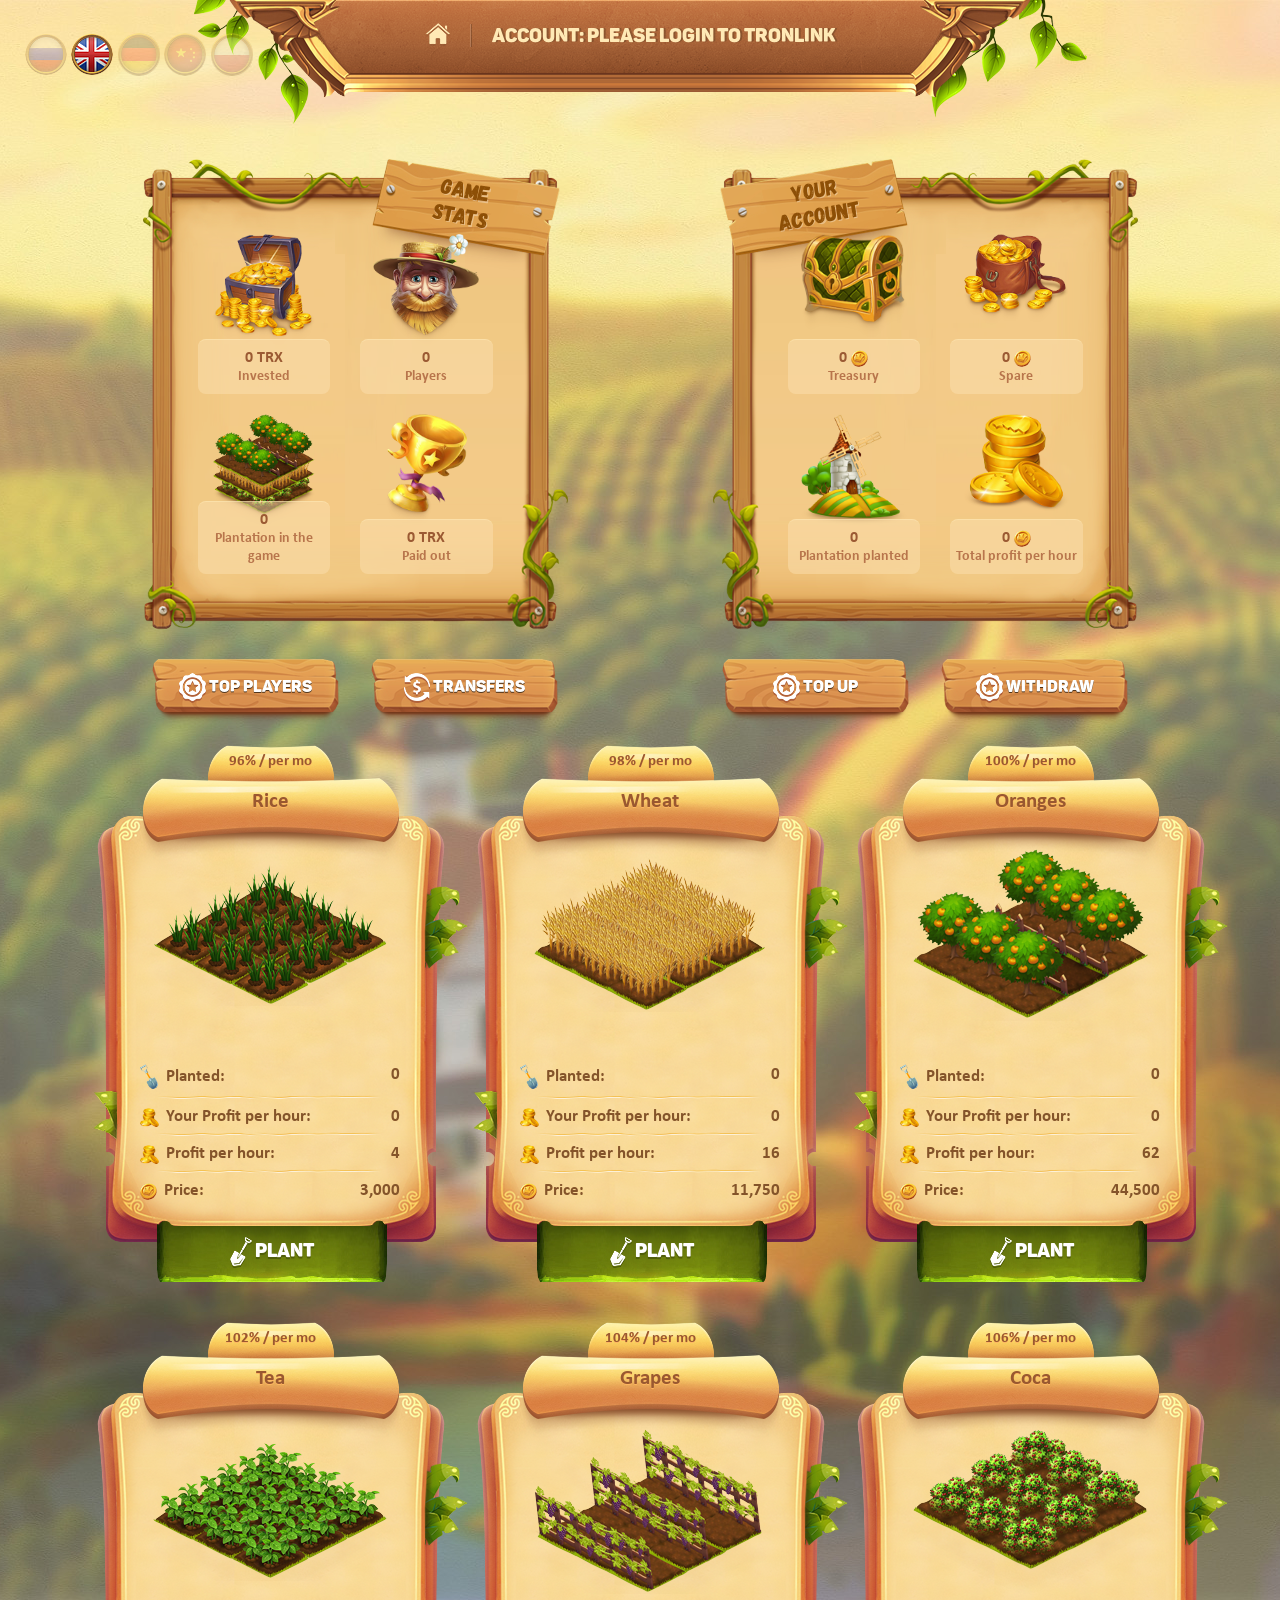
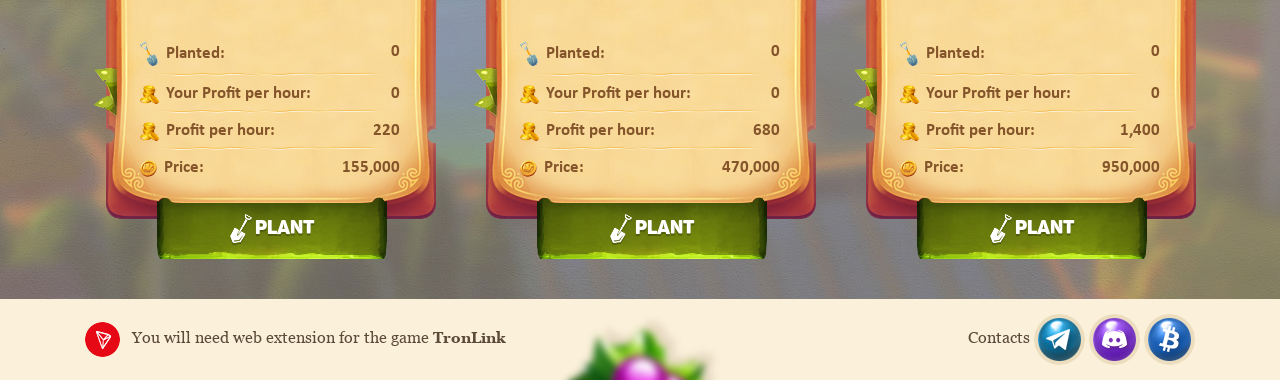
<file: en/game.html>
<!DOCTYPE html>
<html lang="en">

<head>
    <meta charset="UTF-8">
    <meta name="viewport" content="width=device-width, initial-scale=1.0">
    <meta http-equiv="X-UA-Compatible" content="ie=edge">
    <meta name="description" content="Create your plantation, develop it and get cryptocurrency Tron every day!">
    <meta name="keywords" content="tron, land, tron land, smart, contract, investment, throne, tron, coin, trx, game, strategy, earnings on the Internet, passive income, investors, investment fund, income, finance, freebies, simple earnings, how to make money on the Internet, rates, bet, bet, smart contract, cryptocurrency, bounty, bitcoin, bitcoin, money, easy money, mmm, mlm, dice2win, eosbet, mmm3eth, easy invest, iz invest, 333eth, gorgona, investment fund, financial pyramid">
    <link rel="stylesheet" href="../css/bootstrap.min.css">
    <link rel="stylesheet" href="../js/slick/slick.css">
    <link rel="stylesheet" href="../js/slick/slick-theme.css">
    <link rel="stylesheet" href="../css/style.css">
    <link rel="stylesheet" href="../css/media.css">
    <link rel="shortcut icon" href="../img/favico.ico" type="image/x-icon">
    <title>TRONLAND&#169; - Economic strategy based on Tron Network</title>
</head>

<body class="game_page">

    <div class="modalContent" id="history">
        <div class="content_history text-center">
            <div class="close_btn" onclick="$('#history').hide()"><img src="../img/close.png" alt=""></div>
            <h3>Transaction history</h3>
            <div class="text-center">
                <div class="tab_inf">
                    Total deposit<br>
                    <span id="transfers_popol_sum">0 TRX</span>
                </div>
                <div class="tab_inf">
                    Total paid<br>
                    <span id="transfers_vivod_sum">0 TRX</span>
                </div>
            </div>
            <div class="table_scroll2">
            <table class="his_table" id="history_table">
                    <tr>
                            <th class="text-left">Time</th>
                            <th>№ transaction</th>
                            <th class="text-right">Total</th>
                        </tr>
            </table>
        </div>
        </div>
    </div>
    <div class="modalContent" id="vivod" style="display:none;">
        <div class="content_history text-center">
            <div class="close_btn" onclick="$('#vivod').hide()"><img src="../img/close.png" alt=""></div>
            <h3>Withdrawal</h3>
            <div class="text-center">
                <div class="tab_inf">
                   Available for withdrawal<br>
                    <span id="vivod_balance">0</span> <i><img src="../img/icon/ico_money.png" alt=""></i> 
                </div>
                <p class="text_modal">
                You can withdraw these funds at any time, 
                they also can be invested in the development of your plantation, 
                if you don't have enough funds in the treasury
                </p>
                <div class="course_block text-center">
                    <span>Coin rate:</span>
                    <p class="item_course">
                        1 TRX = 25 <i><img src="../img/icon/ico_money.png" alt=""></i>
                    </p>
                </div>
                <div class="text-center mb-5">
                    <img src="../img/lk/st5.png" alt="">
                </div>
                <div class="inp_block text-center">
                    <span>Coins:</span>
                    <input type="text" class="value_inp" value="2500" id="input_withdraw">
                    <br><span id="withdraw_error_field" style="display:none;color:red;">Lack of available coins balance</span>
                </div>
                <button class="btn_modal" id="button_withdraw">
                    Withdraw <span>100</span> TRX
                </button>

            </div>

        </div>
    </div>
    <div class="modalContent" id="popol" style="display:none;">
        <div class="content_history text-center">
            <div class="close_btn" onclick="$('#popol').hide()"><img src="../img/close.png" alt=""></div>
            <h3>Buy Coins</h3>
            <div class="text-center">
                <div class="tab_inf">
                    On your account<br>
                    <span id="user_balance">0</span> TRX 
                </div>
                <p class="text_modal">
                    These funds can be spent on purchase of new plantation.
                </p>
                <div class="course_block text-center">
                    <span>Coin rate:</span>
                    <p class="item_course">
                        1 TRX = 25 <i><img src="../img/icon/ico_money.png" alt=""></i>
                    </p>
                </div>
                <div class="text-center mb-5">
                    <img src="../img/lk/st8.png" alt="">
                </div>
                <div class="inp_block text-center">
                    <span>TRX:</span>
                    <input type="text" class="value_inp" value="100" id="input_buy">
                    <br><span id="buy_error_field" style="display:none;color:red;">Lack of TRX balance on the wallet</span>
                </div>
                <button class="btn_modal" id="button_buy">
                    Top up on <span>2500</span> <i><img src="../img/icon/ico_money.png" alt=""></i>
                </button>

            </div>

        </div>
    </div>
    <div class="modalContent" id="no_tronweb" style="display:none;">
        <div class="content_history text-center">
            <div class="close_btn" onclick="$('#no_tronweb').hide()"><img src="../img/close.png" alt=""></div>
            <h3>Log in</h3>
            <div class="text-center">
                <div class="text_modal">
                 For PC  <a href="https://chrome.google.com/webstore/detail/tronlink/ibnejdfjmmkpcnlpebklmnkoeoihofec" target="_blank">TronLink</a> browser add-in required<br>
                <br>
                Please log in to the required add-in.<br><br>
                To play on smartphone please download <a href="https://apple.co/2AW9iX2" target="_blank">TronWallet [iOS]</a> or <a href="https://goo.gl/aGVd5T" target="_blank">TronWallet [Android]</a> depending on your smartphone.<br>
                <br> Via the embedded browser go to https://TronLand.pro<br><br><br><br><br><br><br><br><br><br><br>
                If you have any questions with the launch, please Ask in our <a href="https://t.me/tronland_en" target="_blank">Telegram</a> or <a href="https://discord.gg/TbeUtzN" target="_blank">Discord</a> chat.
                </div>
                <button class="btn_modal" id="auth_ok">
                    OK
                </button>
            </div>

        </div>
    </div>
    <div class="modalContent" id="rise">
        <div class="content_history text-center">
            <div class="close_btn" onclick="$('#rise').hide()"><img src="../img/close.png" alt=""></div>
            <h3>Purchase of rice plantation </h3>
            <div class="text-center">
                <div class="tab_inf">
                    Overall balance<br>
                    <span id="plant_user_balance_0" name="plant_user_balance">0</span> <i><img src="../img/icon/ico_money.png" alt=""></i> 
                </div>
                <p class="text_modal">
                        Rice is a very valuable product for the most part of the population of our planet. It is the main food-stuff from Japanese and pacific ocean islands to Arabian and African countries. 
                    </p>
                <div class="text-center mb-5">
                    <img src="../img/plant/ris.png" alt="">
                </div>
                <div class="inp_block text-center">
                    <span>Amount:</span>
                    <input type="text" class="value_inp" value="1" name="plant_input" id="plant_input_0">
                    <br><span id="plant_error_field_0" style="display:none;color:red;">Lack of coins balance</span>
                </div>
                <button class="btn_modal" id="plant_button_0" name="button_plant_tron">
                    Buy for <span>3.000</span><i><img src="../img/icon/ico_money.png" alt=""></i>
                </button>

            </div>

        </div>
    </div>
    <div class="modalContent" id="phen">
        <div class="content_history text-center">
            <div class="close_btn" onclick="$('#phen').hide()"><img src="../img/close.png" alt=""></div>
            <h3>Purchase of wheat field </h3>
            <div class="text-center">
                <div class="tab_inf">
                    Overall balance<br>
                    <span id="plant_user_balance_1" name="plant_user_balance">0</span> <i><img src="../img/icon/ico_money.png" alt=""></i>
                </div>
                <p class="text_modal">
                        Wheat is one of the most useful cereal crops. Besides it serves as one of the main sources of food, wheat greatly benefits our health as well. 
                    </p>

                <div class="text-center mb-5">
                    <img src="../img/plant/phen.png" alt="">
                </div>
                <div class="inp_block text-center">
                    <span>Amount:</span>
                    <input type="text" class="value_inp" value="1" name="plant_input" id="plant_input_1">
                    <br><span id="plant_error_field_1" style="display:none;color:red;">Lack of coins balance</span>
                </div>
                <button class="btn_modal" id="plant_button_1" name="button_plant_tron">
                    Buy for <span>11.750</span><i><img src="../img/icon/ico_money.png" alt=""></i>
                </button>

            </div>

        </div>
    </div>
    <div class="modalContent" id="orange">
        <div class="content_history text-center">
            <div class="close_btn" onclick="$('#orange').hide()"><img src="../img/close.png" alt=""></div>
            <h3>Purchase of orange field </h3>
            <div class="text-center">
                <div class="tab_inf">
                    Overall balance<br>
                    <span id="plant_user_balance_2" name="plant_user_balance">0</span> <i><img src="../img/icon/ico_money.png" alt=""></i>
                </div>
                <p class="text_modal">
                        Orange is not only a delicious dessert but also a useful remedy for ailments. This exotic fruit helps to acquire body harmony, keep youth and beauty. 
                </p>
                <div class="text-center mb-5">
                    <img src="../img/plant/orange.png" alt="">
                </div>
                <div class="inp_block text-center">
                    <span>Amount:</span>
                    <input type="text" class="value_inp" value="1" name="plant_input" id="plant_input_2">
                    <br><span id="plant_error_field_2" style="display:none;color:red;">Lack of coins balance</span>
                </div>
                <button class="btn_modal" id="plant_button_2" name="button_plant_tron">
                    Buy for <span>44.500</span><i><img src="../img/icon/ico_money.png" alt=""></i>
                </button>

            </div>

        </div>
    </div>
    <div class="modalContent" id="tea">
        <div class="content_history text-center">
            <div class="close_btn" onclick="$('#tea').hide()"><img src="../img/close.png" alt=""></div>
            <h3>Purchase of tea plantation </h3>
            <div class="text-center">
                <div class="tab_inf">
                    Overall balance<br>
                    <span id="plant_user_balance_3" name="plant_user_balance">0</span> <i><img src="../img/icon/ico_money.png" alt=""></i>
                </div>
                <p class="text_modal">
                        Tea is the most popular drink on Earth. According to general count it is the essential beverage for two milliard people on Earth. Tea is the most ancient drink. 
                </p>
                <div class="text-center mb-5">
                    <img src="../img/plant/tea.png" alt="">
                </div>
                <div class="inp_block text-center">
                    <span>Amount:</span>
                    <input type="text" class="value_inp" value="1" name="plant_input" id="plant_input_3">
                    <br><span id="plant_error_field_3" style="display:none;color:red;">Lack of coins balance</span>
                </div>
                <button class="btn_modal" id="plant_button_3" name="button_plant_tron">
                    Buy for <span>155.000</span><i><img src="../img/icon/ico_money.png" alt=""></i>
                </button>
            </div>
        </div>
    </div>
    <div class="modalContent" id="vino">
        <div class="content_history text-center">
            <div class="close_btn" onclick="$('#vino').hide()"><img src="../img/close.png" alt=""></div>
            <h3>Purchase of grapes plantation </h3>
            <div class="text-center">
                <div class="tab_inf">
                    Overall balance<br>
                    <span id="plant_user_balance_4" name="plant_user_balance">0</span> <i><img src="../img/icon/ico_money.png" alt=""></i>
                </div>
                <p class="text_modal">
                        Grapes - clambering shrub plant with sweet large berries. These berries can be used as food and to make vine. 
                    </p>
                <div class="text-center mb-5">
                    <img src="../img/plant/vino.png" alt="">
                </div>
                <div class="inp_block text-center">
                    <span>Amount:</span>
                    <input type="text" class="value_inp" value="1" name="plant_input" id="plant_input_4">
                    <br><span id="plant_error_field_4" style="display:none;color:red;">Lack of coins balance</span>
                </div>
                <button class="btn_modal" id="plant_button_4" name="button_plant_tron">
                    Buy for <span>470.000</span><i><img src="../img/icon/ico_money.png" alt=""></i>
                </button>
            </div>
        </div>
    </div>
    <div class="modalContent" id="koki">
        <div class="content_history text-center">
            <div class="close_btn" onclick="$('#koki').hide()"><img src="../img/close.png" alt=""></div>
            <h3>Purchase of Coca plantation</h3>
            <div class="text-center">
                <div class="tab_inf">
                    Overall balance<br>
                    <span id="plant_user_balance_5" name="plant_user_balance">0</span> <i><img src="../img/icon/ico_money.png" alt=""></i>
                </div>
                <p class="text_modal">
                        Coca leaf chewing has a beneficial effect on a human being when used properly; this is known owing to thousand years’ experience of peoples. 
                    </p>
                <div class="text-center mb-5">
                    <img src="../img/plant/koki.png" alt="">
                </div>
                <div class="inp_block text-center">
                    <span>Amount:</span>
                    <input type="text" class="value_inp" value="1" name="plant_input" id="plant_input_5">
                    <br><span id="plant_error_field_5" style="display:none;color:red;">Lack of coins balance</span>
                </div>
                <button class="btn_modal" id="plant_button_5" name="button_plant_tron">
                    Buy for <span>950.000</span><i><img src="../img/icon/ico_money.png" alt=""></i>
                </button>
            </div>
        </div>
    </div>
    <div class="modalContent" id="top">
        <div class="content_top text-center">
            <div class="close_btn" onclick="$('#top').hide()"><img src="../img/close.png" alt=""></div>
            <h3>Top Players</h3>
            <div class="text-center">
                <div class="tab_inf">
                    Your place<br>
                    <span id="user_top_place">-</span> <i><img src="../img/icon/ico_top.png" alt=""></i>
                </div>
                <h4>
                    <span>Trophy places</span>
                </h4>
                <table class="tob_table" id="table_liders_top">
                        <tr>
                                <th class="text-center">Place</th>
                                <th class="text-center"></th>
                                <th class="text-right">Profit per hour</th>
                            </tr>
                </table>
                <h4>
                    <span>Places of honor</span>
                </h4>
                <div class="table_scroll">
                    <table class="tob_table" id="table_liders">
                            <tr>
                                    <th class="text-center">Place</th>
                                    <th class="text-center"></th>
                                    <th class="text-right">Profit per hour</th>
                                </tr>
                    </table>
                </div>
            </div>
        </div>
    </div>
    <header class="header">
        <div class="container">
            <div class="top_panel">
                <div class="btn_mobail_menu" onclick="$('.menu_block').slideToggle(500)"><img class="mw-100" src="../img/bg/burger.png" alt=""></div>
                <div class="lang_block">
                        <a href="../ru/game.html"  class="item_lang"><img src="../img/icon/ru.png" alt=""></a>
                        <a class="item_lang active"><img src="../img/icon/en.png" alt=""></a>
                        <a href="../de/game.html"  class="item_lang"><img src="../img/icon/de.png" alt=""></a>
                        <a href="../cn/game.html"  class="item_lang"><img src="../img/icon/ch.png" alt=""></a>
                        <a href="../pl/game.html"  class="item_lang"><img src="../img/icon/pl.png" alt=""></a>
                    </div>
                <ul class="menu_block">
                    <li>
                        <a href="/en" class="item_menu"><img src="../img/main.png"/></a>
                    </li>
                   
                    <li>
                        <a class="item_menu" target="_blank">ACCOUNT: <span id="currentAccount">Please login to TronLink</span></a>
                    </li>
                </ul>
            </div>
        </div>
    </header>
    <div class="container">
        <div class="row">
            <div class="col-12 col-lg-6 text-center">
                <div class="title_stat_block">
                    <span>
                        Game<br>
                        Stats
                    </span>
                </div>
                <div class="block_statistick">
                    <div class="row">
                        <div class="col-12 col-lg-6">
                            <div class="item_stat  text-center">
                                <img src="../img/lk/st1.png" class="mw-100" alt="" height="70%">
                                <div class="text_table_stat">
                                    <p class="value_item" id="balance">0 TRX</p>
                                    <span>Invested</span>
                                </div>
                            </div>
                        </div>
                        <div class="col-12 col-lg-6">
                            <div class="item_stat  text-center">
                                <img src="../img/lk/st2.png" class="mw-100" alt="" height="70%">
                                <div class="text_table_stat">
                                    <p class="value_item" id="totalPlayers">0</p>
                                    <span>Players</span>
                                </div>
                            </div>
                        </div>
                        <div class="col-12 col-lg-6">
                            <div class="item_stat  text-center">
                                <img src="../img/lk/st3.png" class="mw-100" alt="" height="70%">
                                <div class="text_table_stat">
                                    <p class="value_item" id="totalPlantation">0</p>
                                    <span>Plantation in the game</span>
                                </div>
                            </div>
                        </div>
                        <div class="col-12 col-lg-6">
                            <div class="item_stat  text-center">
                                <img src="../img/lk/st4.png" class="mw-100" alt="" height="70%">
                                <div class="text_table_stat">
                                    <p class="value_item" id="totalPayout">0 TRX</p>
                                    <span>Paid out</span>
                                </div>
                            </div>
                        </div>
                    </div>
                </div>
                <div class="panel_btn text-center">
            <a class="modal_btn" id="button_top">
                <i><img src="../img/icon/b1.png" alt=""></i> Top Players
            </a>
            <a class="modal_btn" id="button_transfers">
                <i><img src="../img/icon/b2.png" alt=""></i> Transfers
            </a>
        </div>
            </div>
            <div class="col-12 col-lg-6 text-center">
                <div class="title_stat_block2">
                    <span>
                        Your <br>
                        Account
                    </span>
                </div>
                <div class="block_statistick2">
                    <div class="row">
                        <div class="col-12 col-lg-6">
                            <div class="item_stat  text-center">
                                <img src="../img/lk/st6.png" class="mw-100" alt="">
                                <div class="text_table_stat">
                                    <p class="value_item" id="user_coinsForBuy">0 <i><img src="../img/icon/ico_money.png" alt=""></i></p>
                                    <span>
                                        Treasury</span>
                                </div>
                            </div>
                        </div>
                        <div class="col-12 col-lg-6">
                            <div class="item_stat  text-center">
                                <img src="../img/lk/st5.png" class="mw-100" alt="">
                                <div class="text_table_stat">
                                    <p class="value_item" id="user_coinsForSell">0 <i><img src="../img/icon/ico_money.png" alt=""></i></p>
                                    <span>
                                        Spare</span>
                                </div>
                            </div>
                        </div>
                        <div class="col-12 col-lg-6">
                            <div class="item_stat  text-center">
                                <img src="../img/lk/st7.png" class="mw-100" alt="" height="70%">
                                <div class="text_table_stat">
                                    <p class="value_item" id="user_factories">0</p>
                                    <span>
                                        Plantation planted</span>
                                </div>
                            </div>
                        </div>
                        <div class="col-12 col-lg-6">
                            <div class="item_stat  text-center">
                                <img src="../img/lk/st8.png" class="mw-100" alt="">
                                <div class="text_table_stat">
                                    <p class="value_item" id="user_dividents">0 <i><img src="../img/icon/ico_money.png" alt=""></i></p>
                                    <span>
                                        Total profit per hour</span>
                                </div>
                            </div>
                        </div>
                    </div>
                </div>
                <div class="panel_btn">
              <a class="modal_btn" id="button_popol">
                <i><img src="../img/icon/b1.png" alt=""></i> TOP UP
            </a>
            <a class="modal_btn" id="button_vivod">
                <i><img src="../img/icon/b1.png" alt=""></i> WITHDRAW
            </a>
        
        </div>
    </div>
 </div>
        <div class="row">
             <div class="col-12 col-lg-4">
                <div class="item_game">
                    <p class="proc">96% / per mo</p>
                    <p class="name_plant">Rice</p>
                    <div class="image_plant_game">
                        <img src="../img/plant/ris.png" class="mw-100" alt="">
                    </div>
                    <div class="info_plant_block text-left">
                        <p>
                            <i><img src="../img/icon/p1.png" alt=""></i>Planted: <span id="factory_count_0">0 </span>
                        </p>
                        <p>
                            <i><img src="../img/icon/p2.png" alt=""></i>Your Profit per hour: <span id="factory_divident_0">0</span>
                        </p>
                        <p>
                            <i><img src="../img/icon/p2.png" alt=""></i>Profit per hour: <span>4</span>
                        </p>
                        <p>
                            <i><img src="../img/icon/p3.png" alt=""></i>Price: <span>3,000</span>
                        </p>
                    </div>
                    <button class="btn_bue" id="factory_button_0" name="button_plant">
                        <i><img src="../img/ico_bue.png" alt=""></i> Plant
                    </button>
                </div>
            </div>
            <div class="col-12 col-lg-4">
                <div class="item_game">
                    <p class="proc">98% / per mo</p>
                    <p class="name_plant">Wheat</p>
                    <div class="image_plant_game">
                        <img src="../img/plant/phen.png" class="mw-100" alt="">
                    </div>
                    <div class="info_plant_block text-left">
                        <p>
                            <i><img src="../img/icon/p1.png" alt=""></i>Planted: <span id="factory_count_1">0 </span>
                        </p>
                        <p>
                            <i><img src="../img/icon/p2.png" alt=""></i>Your Profit per hour: <span id="factory_divident_1">0</span>
                        </p>
                        <p>
                            <i><img src="../img/icon/p2.png" alt=""></i>Profit per hour: <span>16</span>
                        </p>
                        <p>
                            <i><img src="../img/icon/p3.png" alt=""></i>Price: <span>11,750</span>
                        </p>
                    </div>
                    <button class="btn_bue" id="factory_button_1" name="button_plant">
                        <i><img src="../img/ico_bue.png" alt=""></i> Plant
                    </button>
                </div>
            </div>
            <div class="col-12 col-lg-4">
                <div class="item_game">
                    <p class="proc">100% / per mo</p>
                    <p class="name_plant">Oranges</p>
                    <div class="image_plant_game">
                        <img src="../img/plant/orange.png" class="mw-100" alt="">
                    </div>
                    <div class="info_plant_block text-left">
                        <p>
                            <i><img src="../img/icon/p1.png" alt=""></i>Planted: <span id="factory_count_2">0 </span>
                        </p>
                        <p>
                            <i><img src="../img/icon/p2.png" alt=""></i>Your Profit per hour: <span id="factory_divident_2">0</span>
                        </p>
                        <p>
                            <i><img src="../img/icon/p2.png" alt=""></i>Profit per hour: <span>62</span>
                        </p>
                        <p>
                            <i><img src="../img/icon/p3.png" alt=""></i>Price: <span>44,500</span>
                        </p>
                    </div>
                    <button class="btn_bue" id="factory_button_2" name="button_plant">
                        <i><img src="../img/ico_bue.png" alt=""></i> Plant
                    </button>
                </div>
            </div>
            <div class="col-12 col-lg-4">
                <div class="item_game">
                    <p class="proc">102% / per mo</p>
                    <p class="name_plant">Tea</p>
                    <div class="image_plant_game">
                        <img src="../img/plant/tea.png" class="mw-100" alt="">
                    </div>
                    <div class="info_plant_block text-left">
                        <p>
                            <i><img src="../img/icon/p1.png" alt=""></i>Planted: <span id="factory_count_3">0 </span>
                        </p>
                        <p>
                            <i><img src="../img/icon/p2.png" alt=""></i>Your Profit per hour: <span id="factory_divident_3">0</span>
                        </p>
                        <p>
                            <i><img src="../img/icon/p2.png" alt=""></i>Profit per hour: <span>220</span>
                        </p>
                        <p>
                            <i><img src="../img/icon/p3.png" alt=""></i>Price: <span>155,000</span>
                        </p>
                    </div>
                    <button class="btn_bue" id="factory_button_3" name="button_plant">
                        <i><img src="../img/ico_bue.png" alt=""></i> Plant
                    </button>
                </div>
            </div>
            <div class="col-12 col-lg-4">
                <div class="item_game">
                    <p class="proc">104% / per mo</p>
                    <p class="name_plant">Grapes</p>
                    <div class="image_plant_game">
                        <img src="../img/plant/vino.png" class="mw-100" alt="">
                    </div>
                    <div class="info_plant_block text-left">
                        <p>
                            <i><img src="../img/icon/p1.png" alt=""></i>Planted: <span id="factory_count_4">0 </span>
                        </p>
                        <p>
                            <i><img src="../img/icon/p2.png" alt=""></i>Your Profit per hour: <span id="factory_divident_4">0</span>
                        </p>
                        <p>
                            <i><img src="../img/icon/p2.png" alt=""></i>Profit per hour: <span>680</span>
                        </p>
                        <p>
                            <i><img src="../img/icon/p3.png" alt=""></i>Price: <span>470,000</span>
                        </p>
                    </div>
                    <button class="btn_bue" id="factory_button_4" name="button_plant">
                        <i><img src="../img/ico_bue.png" alt=""></i> Plant
                    </button>
                </div>
            </div>
           <div class="col-12 col-lg-4">
                <div class="item_game">
                    <p class="proc">106% / per mo</p>
                    <p class="name_plant">Coca</p>
                    <div class="image_plant_game">
                        <img src="../img/plant/koki.png" class="mw-100" alt="">
                    </div>
                    <div class="info_plant_block text-left">
                        <p>
                            <i><img src="../img/icon/p1.png" alt=""></i>Planted: <span id="factory_count_5">0 </span>
                        </p>
                        <p>
                            <i><img src="../img/icon/p2.png" alt=""></i>Your Profit per hour: <span id="factory_divident_5">0</span>
                        </p>
                        <p>
                            <i><img src="../img/icon/p2.png" alt=""></i>Profit per hour: <span>1,400</span>
                        </p>
                        <p>
                            <i><img src="../img/icon/p3.png" alt=""></i>Price: <span>950,000</span>
                        </p>
                    </div>
                    <button class="btn_bue" id="factory_button_5" name="button_plant">
                        <i><img src="../img/ico_bue.png" alt=""></i> Plant
                    </button>
                </div>
            </div>
        </div>
    </div>
    <footer class="footer">
        <div class="container">
            <div class="footer_content">
                    <p class="copyright">
                            <i class="mr-2"><img src="../img/icon/copyright.png" alt=""></i> You will need web extension for the game <a href="https://chrome.google.com/webstore/detail/tronlink/ibnejdfjmmkpcnlpebklmnkoeoihofec" target="_blank">TronLink</a>     
                    </p>
                    <div class="social_block">
                            <span>Contacts</span>
                            <a href="https://t.me/tronland_en" class="item_social" target="_blank"><img src="../img/icon/s1.png" alt=""></a>
                            <a href="https://discord.gg/TbeUtzN" class="item_social" target="_blank"><img src="../img/icon/s2.png" alt=""></a>
                            <a href="https://bitcointalk.org/index.php?topic=5265374.0" class="item_social" target="_blank"><img src="../img/icon/s3.png" alt=""></a>
                    </div>
                </div>
            </div>
        </footer>
    <script src="https://cdnjs.cloudflare.com/ajax/libs/jquery/3.3.1/jquery.min.js"></script>
    <script src="../js/common.js"></script>
    <script src="../js/bn.min.js"></script>
    <script src="../js/tronweb.min.js"></script>
    <script src="../js/tron.js"></script>
</body>
<!-- Global site tag (gtag.js) - Google Analytics -->
<script async src="https://www.googletagmanager.com/gtag/js?id=UA-173617962-1"></script>
<script>
  window.dataLayer = window.dataLayer || [];
  function gtag(){dataLayer.push(arguments);}
  gtag('js', new Date());

  gtag('config', 'UA-173617962-1');
</script>

</html>
</file>
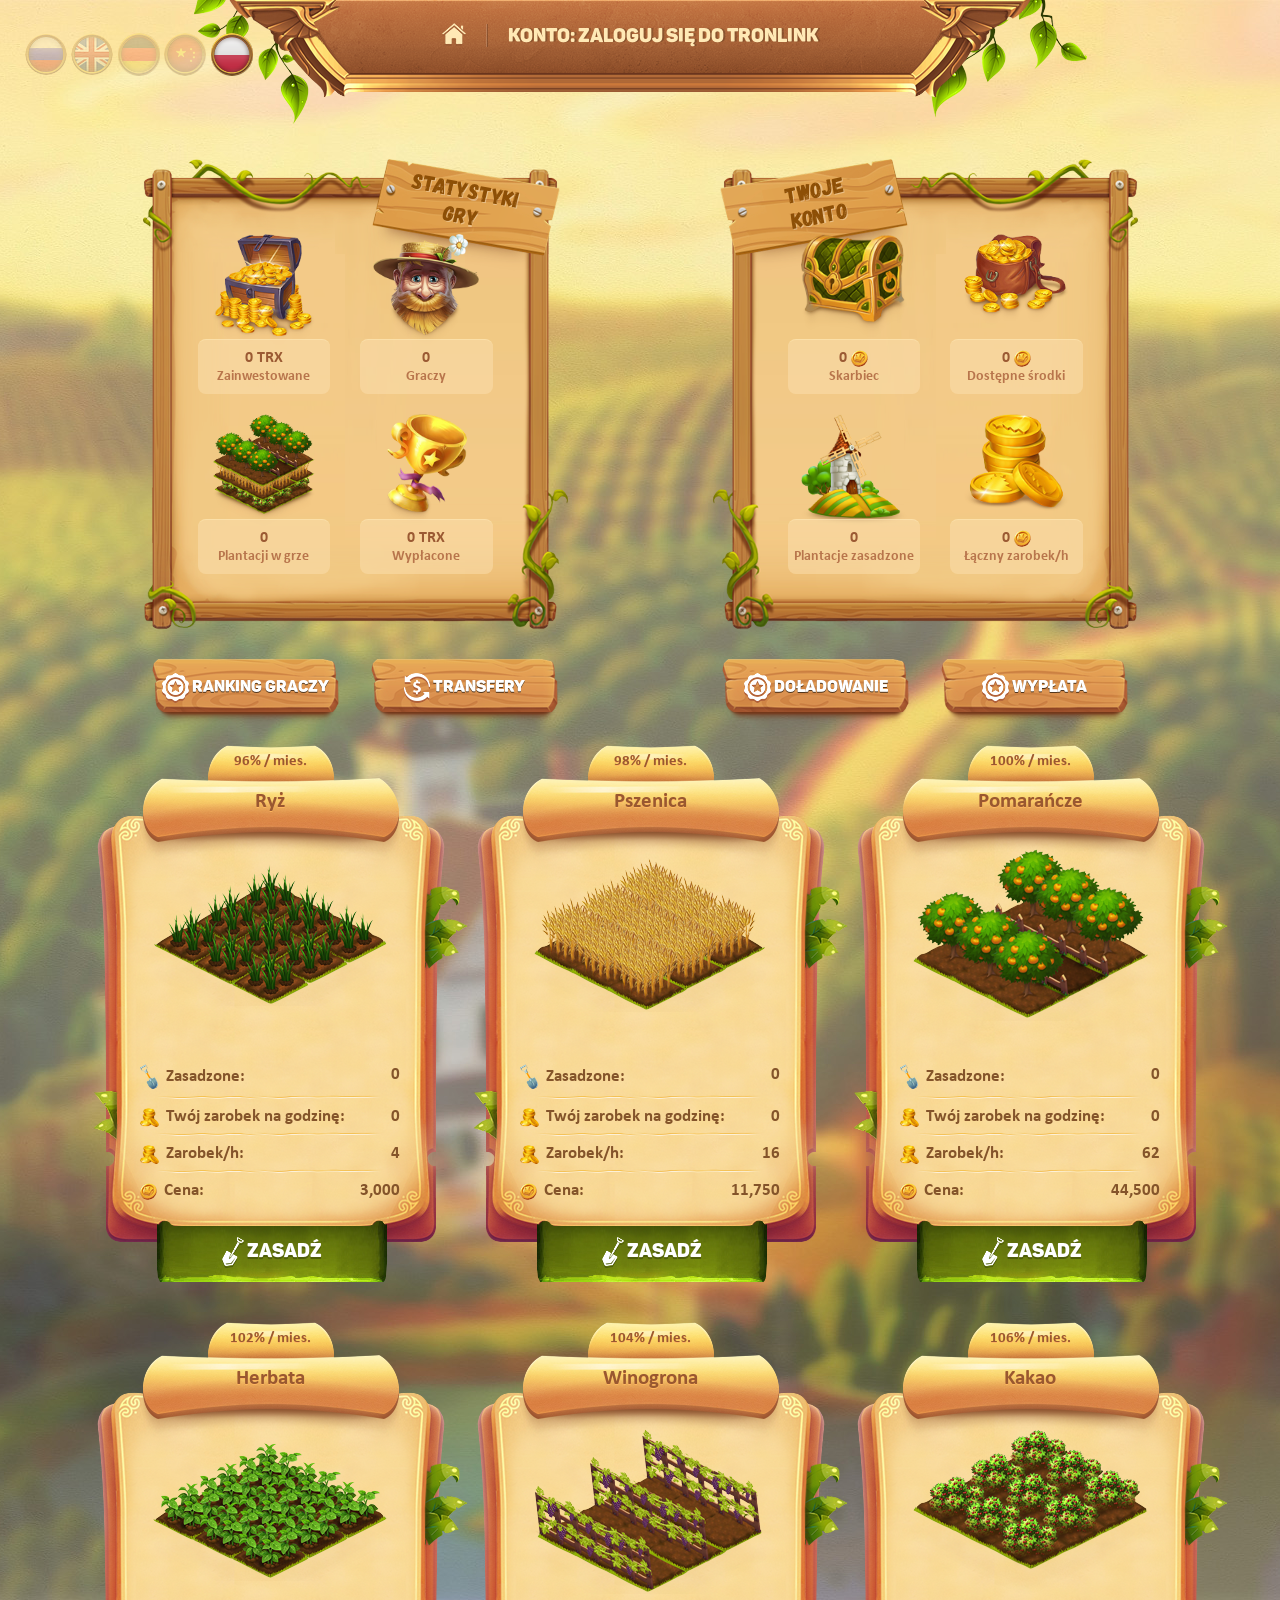
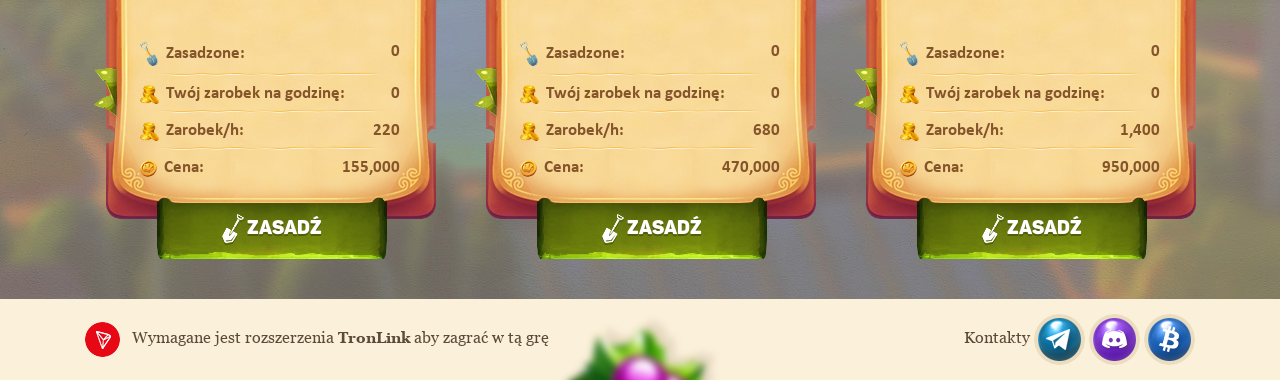
<file: pl/game.html>
<!DOCTYPE html>
<html lang="pl">

<head>
    <meta charset="UTF-8">
    <meta name="viewport" content="width=device-width, initial-scale=1.0">
    <meta http-equiv="X-UA-Compatible" content="ie=edge">
    <meta name="description" content="Create your plantation, develop it and get cryptocurrency Tron every day!">
    <meta name="keywords" content="tron, land, tron land, smart, contract, investment, throne, tron, coin, trx, game, strategy, earnings on the Internet, passive income, investors, investment fund, income, finance, freebies, simple earnings, how to make money on the Internet, rates, bet, bet, smart contract, cryptocurrency, bounty, bitcoin, bitcoin, money, easy money, mmm, mlm, dice2win, eosbet, mmm3eth, easy invest, iz invest, 333eth, gorgona, investment fund, financial pyramid">
    <link rel="stylesheet" href="../css/bootstrap.min.css">
    <link rel="stylesheet" href="../js/slick/slick.css">
    <link rel="stylesheet" href="../js/slick/slick-theme.css">
    <link rel="stylesheet" href="../css/style.css">
    <link rel="stylesheet" href="../css/media.css">
    <link rel="shortcut icon" href="../img/favico.ico" type="image/x-icon">
    <title>TRONLAND&#169; -   Gra ekonomiczna zbudowana na Blockchainie Tron</title>
</head>

<body class="game_page">

    <div class="modalContent" id="history">
        <div class="content_history text-center">
            <div class="close_btn" onclick="$('#history').hide()"><img src="../img/close.png" alt=""></div>
            <h3>Historia transakcji</h3>
            <div class="text-center">
                <div class="tab_inf">
                        Całkowity depozyt<br>
                    <span id="transfers_popol_sum">0 TRX</span>
                </div>
                <div class="tab_inf">
                        Otrzymana wypłata<br>
                    <span id="transfers_vivod_sum">0 TRX</span>
                </div>
            </div>
            <div class="table_scroll2">
            <table class="his_table" id="history_table">
                    <tr>
                            <th class="text-left">Czas</th>
                            <th>No. transakcji</th>
                            <th class="text-right">łącznie</th>
                        </tr>
            </table>
        </div>
        </div>
    </div>
    <div class="modalContent" id="vivod" style="display:none;">
        <div class="content_history text-center">
            <div class="close_btn" onclick="$('#vivod').hide()"><img src="../img/close.png" alt=""></div>
            <h3>Wyplata</h3>
            <div class="text-center">
                <div class="tab_inf">
                        Dostępne środki do wypłacenia <br>
                    <span id="vivod_balance">0</span> <i><img src="../img/icon/ico_money.png" alt=""></i> 
                </div>
                <p class="text_modal">
                        Możesz wybrać dostępne środki w każdej chwili możesz je również użyć na zakup kolejnych plantacji, 
                        jeśli nie posiadasz wystarczającej ilości monet w skarbcu.
                </p>
                <div class="course_block text-center">
                    <span>Cena monety :</span>
                    <p class="item_course">
                        1 TRX = 25 <i><img src="../img/icon/ico_money.png" alt=""></i>
                    </p>
                </div>
                <div class="text-center mb-5">
                    <img src="../img/lk/st5.png" alt="">
                </div>
                <div class="inp_block text-center">
                    <span>Monet:</span>
                    <input type="text" class="value_inp" value="2500" id="input_withdraw">
                    <br><span id="withdraw_error_field" style="display:none;color:red;">Brak dostępnych monet na koncie</span>
                </div>
                <button class="btn_modal" id="button_withdraw">
                    Wyplata <span>100</span> TRX
                </button>

            </div>

        </div>
    </div>
    <div class="modalContent" id="popol" style="display:none;">
        <div class="content_history text-center">
            <div class="close_btn" onclick="$('#popol').hide()"><img src="../img/close.png" alt=""></div>
            <h3>Kup monety</h3>
            <div class="text-center">
                <div class="tab_inf">
                        Na twoim koncie<br>
                    <span id="user_balance">0</span> TRX 
                </div>
                <p class="text_modal">
                        Te fundusze mogą być przeznaczone na zakup nowej plantacji.
                </p>
                <div class="course_block text-center">
                    <span>Cena monety:</span>
                    <p class="item_course">
                        1 TRX = 25 <i><img src="../img/icon/ico_money.png" alt=""></i>
                    </p>
                </div>
                <div class="text-center mb-5">
                    <img src="../img/lk/st8.png" alt="">
                </div>
                <div class="inp_block text-center">
                    <span>TRX:</span>
                    <input type="text" class="value_inp" value="100" id="input_buy">
                    <br><span id="buy_error_field" style="display:none;color:red;">Brak dostępnych TRX na koncie</span>
                </div>
                <button class="btn_modal" id="button_buy">
                        Załaduj za <span>2500</span> <i><img src="../img/icon/ico_money.png" alt=""></i>
                </button>

            </div>

        </div>
    </div>
    <div class="modalContent" id="no_tronweb" style="display:none;">
        <div class="content_history text-center">
            <div class="close_btn" onclick="$('#no_tronweb').hide()"><img src="../img/close.png" alt=""></div>
            <h3>Zaloguj sie</h3>
            <div class="text-center">
                <div class="text_modal">
                Dla PC zainstaluj dodatek do przeglądarki    <a href="https://chrome.google.com/webstore/detail/tronlink/ibnejdfjmmkpcnlpebklmnkoeoihofec" target="_blank">TronLink</a><br>
                <br>
                Zaloguj się do wymaganego dodatku.<br><br>
                Aby grac na swojej komorce sciagnij <a href="https://apple.co/2AW9iX2" target="_blank">TronWallet [iOS]</a> lub <a href="https://goo.gl/aGVd5T" target="_blank">TronWallet [Android]</a> zaleznie od posiadanej komorki.<br>
                <br> Via the embedded browser go to https://TronLand.pro<br><br><br><br><br><br><br><br><br><br><br>
                Jeśli masz jakieś pytania dotyczące instalacji proszę zapytaj na naszym <a href="https://t.me/tronland_en" target="_blank">Telegramie</a> lub czacie <a href="https://discord.gg/TbeUtzN" target="_blank">Discord</a>
                </div>
                <button class="btn_modal" id="auth_ok">
                    OK
                </button>
            </div>

        </div>
    </div>
    <div class="modalContent" id="rise">
        <div class="content_history text-center">
            <div class="close_btn" onclick="$('#rise').hide()"><img src="../img/close.png" alt=""></div>
            <h3>Zakup plantacje ryżu </h3>
            <div class="text-center">
                <div class="tab_inf">
                        Całkowity balans<br>
                    <span id="plant_user_balance_0" name="plant_user_balance">0</span> <i><img src="../img/icon/ico_money.png" alt=""></i> 
                </div>
                <p class="text_modal">
                        Ryz jest bardzo wartościową rośliną, zapewnia żywność dla dużej części populacji naszej planety. Stanowi dużą część jadłospisu Japonii i Pacyfiku a kończąc na Arabskich i Afrykańskich krajach.
                    </p>
                <div class="text-center mb-5">
                    <img src="../img/plant/ris.png" alt="">
                </div>
                <div class="inp_block text-center">
                    <span>Ilość:</span>
                    <input type="text" class="value_inp" value="1" name="plant_input" id="plant_input_0">
                    <br><span id="plant_error_field_0" style="display:none;color:red;">Brak dostępnych monet</span>
                </div>
                <button class="btn_modal" id="plant_button_0" name="button_plant_tron">
                    Kup za <span>3.000</span><i><img src="../img/icon/ico_money.png" alt=""></i>
                </button>

            </div>

        </div>
    </div>
    <div class="modalContent" id="phen">
        <div class="content_history text-center">
            <div class="close_btn" onclick="$('#phen').hide()"><img src="../img/close.png" alt=""></div>
            <h3>Zakup plantacji pszenicy </h3>
            <div class="text-center">
                <div class="tab_inf">
                        Całkowity balans <br>
                    <span id="plant_user_balance_1" name="plant_user_balance">0</span> <i><img src="../img/icon/ico_money.png" alt=""></i>
                </div>
                <p class="text_modal">
                        Pszenica jest jednym z najbardziej użytecznych zbóż. Poza bycie jednym z głównych źródeł pokarmów dla ludzi pszenica również wspiera nasz zdrowy rozwój.
                    </p>

                <div class="text-center mb-5">
                    <img src="../img/plant/phen.png" alt="">
                </div>
                <div class="inp_block text-center">
                    <span>Ilość:</span>
                    <input type="text" class="value_inp" value="1" name="plant_input" id="plant_input_1">
                    <br><span id="plant_error_field_1" style="display:none;color:red;">Brak dostępnych monet</span>
                </div>
                <button class="btn_modal" id="plant_button_1" name="button_plant_tron">
                    Kup za <span>11.750</span><i><img src="../img/icon/ico_money.png" alt=""></i>
                </button>

            </div>

        </div>
    </div>
    <div class="modalContent" id="orange">
        <div class="content_history text-center">
            <div class="close_btn" onclick="$('#orange').hide()"><img src="../img/close.png" alt=""></div>
            <h3>Zakup plantacje pomarańczy </h3>
            <div class="text-center">
                <div class="tab_inf">
                        Całkowity balans<br>
                    <span id="plant_user_balance_2" name="plant_user_balance">0</span> <i><img src="../img/icon/ico_money.png" alt=""></i>
                </div>
                <p class="text_modal">
                        Pomarańcze to nie tylko pyszny podwieczorek, ale również jest lekarstwem na różne dolegliwości. Ten egzotyczny owoc pomaga w zachowaniu harmonii ciała i zachowaniu zdrowego wyglądu.
                </p>
                <div class="text-center mb-5">
                    <img src="../img/plant/orange.png" alt="">
                </div>
                <div class="inp_block text-center">
                    <span>Ilość:</span>
                    <input type="text" class="value_inp" value="1" name="plant_input" id="plant_input_2">
                    <br><span id="plant_error_field_2" style="display:none;color:red;">Brak dostępnych monet</span>
                </div>
                <button class="btn_modal" id="plant_button_2" name="button_plant_tron">
                    Kup za <span>44.500</span><i><img src="../img/icon/ico_money.png" alt=""></i>
                </button>

            </div>

        </div>
    </div>
    <div class="modalContent" id="tea">
        <div class="content_history text-center">
            <div class="close_btn" onclick="$('#tea').hide()"><img src="../img/close.png" alt=""></div>
            <h3>Zakup plantacje herbaty </h3>
            <div class="text-center">
                <div class="tab_inf">
                    Całkowity balans<br>
                    <span id="plant_user_balance_3" name="plant_user_balance">0</span> <i><img src="../img/icon/ico_money.png" alt=""></i>
                </div>
                <p class="text_modal">
                        Herbata jest najpopularniejszym naparem na świecie. Według światowych kalkulacji herbata jest głównym naparem dla ponad dwóch miliardow ludzi na świecie. Herbata jest jednym z najstarszych napojów znanych ludzkości.
                </p>
                <div class="text-center mb-5">
                    <img src="../img/plant/tea.png" alt="">
                </div>
                <div class="inp_block text-center">
                    <span>Ilość:</span>
                    <input type="text" class="value_inp" value="1" name="plant_input" id="plant_input_3">
                    <br><span id="plant_error_field_3" style="display:none;color:red;">Brak dostępnych monet</span>
                </div>
                <button class="btn_modal" id="plant_button_3" name="button_plant_tron">
                    Kup za <span>155.000</span><i><img src="../img/icon/ico_money.png" alt=""></i>
                </button>
            </div>
        </div>
    </div>
    <div class="modalContent" id="vino">
        <div class="content_history text-center">
            <div class="close_btn" onclick="$('#vino').hide()"><img src="../img/close.png" alt=""></div>
            <h3>Zakup plantacje winogron </h3>
            <div class="text-center">
                <div class="tab_inf">
                    Całkowity balans<br>
                    <span id="plant_user_balance_4" name="plant_user_balance">0</span> <i><img src="../img/icon/ico_money.png" alt=""></i>
                </div>
                <p class="text_modal">
                        Winogrono jest roślina krzewista z dużymi, słodkimi owocami. Owoce te mogą zostać użyte jako jedzenie, ale również można z niego zrobić wino

                    </p>
                <div class="text-center mb-5">
                    <img src="../img/plant/vino.png" alt="">
                </div>
                <div class="inp_block text-center">
                    <span>Ilość:</span>
                    <input type="text" class="value_inp" value="1" name="plant_input" id="plant_input_4">
                    <br><span id="plant_error_field_4" style="display:none;color:red;">Brak dostępnych monet</span>
                </div>
                <button class="btn_modal" id="plant_button_4" name="button_plant_tron">
                    Kup za <span>470.000</span><i><img src="../img/icon/ico_money.png" alt=""></i>
                </button>
            </div>
        </div>
    </div>
    <div class="modalContent" id="koki">
        <div class="content_history text-center">
            <div class="close_btn" onclick="$('#koki').hide()"><img src="../img/close.png" alt=""></div>
            <h3>Zakup plantacji kakaowca</h3>
            <div class="text-center">
                <div class="tab_inf">
                    Całkowity balans<br>
                    <span id="plant_user_balance_5" name="plant_user_balance">0</span> <i><img src="../img/icon/ico_money.png" alt=""></i>
                </div>
                <p class="text_modal">
                        Ziarna kakaowca zaliczają się do jednych z najzdrowszych antyoksydantów. Pomagają w zachowania zdrowia i można z nich zrobić pyszną czekoladę.
                    </p>
                <div class="text-center mb-5">
                    <img src="../img/plant/koki.png" alt="">
                </div>
                <div class="inp_block text-center">
                    <span>Ilość:</span>
                    <input type="text" class="value_inp" value="1" name="plant_input" id="plant_input_5">
                    <br><span id="plant_error_field_5" style="display:none;color:red;">Brak dostępnych monet</span>
                </div>
                <button class="btn_modal" id="plant_button_5" name="button_plant_tron">
                    Kup za <span>950.000</span><i><img src="../img/icon/ico_money.png" alt=""></i>
                </button>
            </div>
        </div>
    </div>
    <div class="modalContent" id="top">
        <div class="content_top text-center">
            <div class="close_btn" onclick="$('#top').hide()"><img src="../img/close.png" alt=""></div>
            <h3>Najlepsi gracze</h3>
            <div class="text-center">
                <div class="tab_inf">
                        Twoje miejsce<br>
                    <span id="user_top_place">-</span> <i><img src="../img/icon/ico_top.png" alt=""></i>
                </div>
                <h4>
                    <span>Największe zarobki</span>
                </h4>
                <table class="tob_table" id="table_liders_top">
                        <tr>
                                <th class="text-center">Miejsce</th>
                                <th class="text-center"></th>
                                <th class="text-right">Zarobek/h</th>
                            </tr>
                </table>
                <h4>
                    <span>Hala sław</span>
                </h4>
                <div class="table_scroll">
                    <table class="tob_table" id="table_liders">
                            <tr>
                                    <th class="text-center">Miejsce</th>
                                    <th class="text-center"></th>
                                    <th class="text-right">Zarobek/h</th>
                                </tr>
                    </table>
                </div>
            </div>
        </div>
    </div>
    <header class="header">
        <div class="container">
            <div class="top_panel">
                <div class="btn_mobail_menu" onclick="$('.menu_block').slideToggle(500)"><img class="mw-100" src="../img/bg/burger.png" alt=""></div>
                <div class="lang_block">
                        <a href="../ru/game.html"  class="item_lang"><img src="../img/icon/ru.png" alt=""></a>
                        <a href="../en/game.html"  class="item_lang"><img src="../img/icon/en.png" alt=""></a>
                        <a href="../de/game.html"  class="item_lang"><img src="../img/icon/de.png" alt=""></a>
                        <a href="../cn/game.html"  class="item_lang"><img src="../img/icon/ch.png" alt=""></a>
                        <a class="item_lang active"><img src="../img/icon/pl.png" alt=""></a>
                    </div>
                <ul class="menu_block">
                    <li>
                        <a href="/pl" class="item_menu"><img src="../img/main.png"/></a>
                    </li>
                   
                    <li>
                        <a class="item_menu" target="_blank">KONTO: <span id="currentAccount">Zaloguj się do TronLink </span></a>
                    </li>
                </ul>
            </div>
        </div>
    </header>
    <div class="container">
        <div class="row">
            <div class="col-12 col-lg-6 text-center">
                <div class="title_stat_block">
                    <span>
                            Statystyki <br>
                            Gry
                    </span>
                </div>
                <div class="block_statistick">
                    <div class="row">
                        <div class="col-12 col-lg-6">
                            <div class="item_stat  text-center">
                                <img src="../img/lk/st1.png" class="mw-100" alt="" height="70%">
                                <div class="text_table_stat">
                                    <p class="value_item" id="balance">0 TRX</p>
                                    <span>Zainwestowane</span>
                                </div>
                            </div>
                        </div>
                        <div class="col-12 col-lg-6">
                            <div class="item_stat  text-center">
                                <img src="../img/lk/st2.png" class="mw-100" alt="" height="70%">
                                <div class="text_table_stat">
                                    <p class="value_item" id="totalPlayers">0</p>
                                    <span>Graczy</span>
                                </div>
                            </div>
                        </div>
                        <div class="col-12 col-lg-6">
                            <div class="item_stat  text-center">
                                <img src="../img/lk/st3.png" class="mw-100" alt="" height="70%">
                                <div class="text_table_stat">
                                    <p class="value_item" id="totalPlantation">0</p>
                                    <span>Plantacji w grze</span>
                                </div>
                            </div>
                        </div>
                        <div class="col-12 col-lg-6">
                            <div class="item_stat  text-center">
                                <img src="../img/lk/st4.png" class="mw-100" alt="" height="70%">
                                <div class="text_table_stat">
                                    <p class="value_item" id="totalPayout">0 TRX</p>
                                    <span>Wypłacone</span>
                                </div>
                            </div>
                        </div>
                    </div>
                </div>
                <div class="panel_btn text-center">
           <a class="modal_btn" id="button_top">
                <i><img src="../img/icon/b1.png" alt=""></i> Ranking graczy
            </a>
            <a class="modal_btn" id="button_transfers">
                <i><img src="../img/icon/b2.png" alt=""></i> Transfery
            </a>
           
        </div>
            </div>
            <div class="col-12 col-lg-6 text-center">
                <div class="title_stat_block2">
                    <span>
                            Twoje<br>
                             konto
                    </span>
                </div>
                <div class="block_statistick2">
                    <div class="row">
                        <div class="col-12 col-lg-6">
                            <div class="item_stat  text-center">
                                <img src="../img/lk/st6.png" class="mw-100" alt="">
                                <div class="text_table_stat">
                                    <p class="value_item" id="user_coinsForBuy">0 <i><img src="../img/icon/ico_money.png" alt=""></i></p>
                                    <span>
                                            Skarbiec</span>
                                </div>
                            </div>
                        </div>
                        <div class="col-12 col-lg-6">
                            <div class="item_stat  text-center">
                                <img src="../img/lk/st5.png" class="mw-100" alt="">
                                <div class="text_table_stat">
                                    <p class="value_item" id="user_coinsForSell">0 <i><img src="../img/icon/ico_money.png" alt=""></i></p>
                                    <span>
                                            Dostępne środki</span>
                                </div>
                            </div>
                        </div>
                        <div class="col-12 col-lg-6">
                            <div class="item_stat  text-center">
                                <img src="../img/lk/st7.png" class="mw-100" alt="" height="70%">
                                <div class="text_table_stat">
                                    <p class="value_item" id="user_factories">0</p>
                                    <span>
                                            Plantacje zasadzone</span>
                                </div>
                            </div>
                        </div>
                        <div class="col-12 col-lg-6">
                            <div class="item_stat  text-center">
                                <img src="../img/lk/st8.png" class="mw-100" alt="">
                                <div class="text_table_stat">
                                    <p class="value_item" id="user_dividents">0 <i><img src="../img/icon/ico_money.png" alt=""></i></p>
                                    <span>
                                            Łączny zarobek/h</span>
                                </div>
                            </div>
                        </div>
                    </div>
                </div>
                <div class="panel_btn">
            <a class="modal_btn" id="button_popol">
                <i><img src="../img/icon/b1.png" alt=""></i> Doładowanie
            </a>
            <a class="modal_btn" id="button_vivod">
                <i><img src="../img/icon/b1.png" alt=""></i> Wypłata
            </a>
       
        </div>
    </div>
 </div>
        <div class="row">
             <div class="col-12 col-lg-4">
                <div class="item_game">
                    <p class="proc">96% / mies.</p>
                    <p class="name_plant">Ryż</p>
                    <div class="image_plant_game">
                        <img src="../img/plant/ris.png" class="mw-100" alt="">
                    </div>
                    <div class="info_plant_block text-left">
                        <p>
                            <i><img src="../img/icon/p1.png" alt=""></i>Zasadzone: <span id="factory_count_0">0 </span>
                        </p>
                        <p>
                            <i><img src="../img/icon/p2.png" alt=""></i>Twój zarobek na godzinę: <span id="factory_divident_0">0</span>
                        </p>
                        <p>
                            <i><img src="../img/icon/p2.png" alt=""></i>Zarobek/h: <span>4</span>
                        </p>
                        <p>
                            <i><img src="../img/icon/p3.png" alt=""></i>Cena: <span>3,000</span>
                        </p>
                    </div>
                    <button class="btn_bue" id="factory_button_0" name="button_plant">
                        <i><img src="../img/ico_bue.png" alt=""></i> Zasadź
                    </button>
                </div>
            </div>
            <div class="col-12 col-lg-4">
                <div class="item_game">
                    <p class="proc">98% / mies.</p>
                    <p class="name_plant">Pszenica</p>
                    <div class="image_plant_game">
                        <img src="../img/plant/phen.png" class="mw-100" alt="">
                    </div>
                    <div class="info_plant_block text-left">
                        <p>
                            <i><img src="../img/icon/p1.png" alt=""></i>Zasadzone: <span id="factory_count_1">0 </span>
                        </p>
                        <p>
                            <i><img src="../img/icon/p2.png" alt=""></i>Twój zarobek na godzinę: <span id="factory_divident_1">0</span>
                        </p>
                        <p>
                            <i><img src="../img/icon/p2.png" alt=""></i>Zarobek/h: <span>16</span>
                        </p>
                        <p>
                            <i><img src="../img/icon/p3.png" alt=""></i>Cena: <span>11,750</span>
                        </p>
                    </div>
                    <button class="btn_bue" id="factory_button_1" name="button_plant">
                        <i><img src="../img/ico_bue.png" alt=""></i> Zasadź
                    </button>
                </div>
            </div>
            <div class="col-12 col-lg-4">
                <div class="item_game">
                    <p class="proc">100% / mies.</p>
                    <p class="name_plant">Pomarańcze</p>
                    <div class="image_plant_game">
                        <img src="../img/plant/orange.png" class="mw-100" alt="">
                    </div>
                    <div class="info_plant_block text-left">
                        <p>
                            <i><img src="../img/icon/p1.png" alt=""></i>Zasadzone: <span id="factory_count_2">0 </span>
                        </p>
                        <p>
                            <i><img src="../img/icon/p2.png" alt=""></i>Twój zarobek na godzinę: <span id="factory_divident_2">0</span>
                        </p>
                        <p>
                            <i><img src="../img/icon/p2.png" alt=""></i>Zarobek/h: <span>62</span>
                        </p>
                        <p>
                            <i><img src="../img/icon/p3.png" alt=""></i>Cena: <span>44,500</span>
                        </p>
                    </div>
                    <button class="btn_bue" id="factory_button_2" name="button_plant">
                        <i><img src="../img/ico_bue.png" alt=""></i> Zasadź
                    </button>
                </div>
            </div>
            <div class="col-12 col-lg-4">
                <div class="item_game">
                    <p class="proc">102% / mies.</p>
                    <p class="name_plant">Herbata</p>
                    <div class="image_plant_game">
                        <img src="../img/plant/tea.png" class="mw-100" alt="">
                    </div>
                    <div class="info_plant_block text-left">
                        <p>
                            <i><img src="../img/icon/p1.png" alt=""></i>Zasadzone: <span id="factory_count_3">0 </span>
                        </p>
                        <p>
                            <i><img src="../img/icon/p2.png" alt=""></i>Twój zarobek na godzinę: <span id="factory_divident_3">0</span>
                        </p>
                        <p>
                            <i><img src="../img/icon/p2.png" alt=""></i>Zarobek/h: <span>220</span>
                        </p>
                        <p>
                            <i><img src="../img/icon/p3.png" alt=""></i>Cena: <span>155,000</span>
                        </p>
                    </div>
                    <button class="btn_bue" id="factory_button_3" name="button_plant">
                        <i><img src="../img/ico_bue.png" alt=""></i> Zasadź
                    </button>
                </div>
            </div>
            <div class="col-12 col-lg-4">
                <div class="item_game">
                    <p class="proc">104% / mies.</p>
                    <p class="name_plant">Winogrona</p>
                    <div class="image_plant_game">
                        <img src="../img/plant/vino.png" class="mw-100" alt="">
                    </div>
                    <div class="info_plant_block text-left">
                        <p>
                            <i><img src="../img/icon/p1.png" alt=""></i>Zasadzone: <span id="factory_count_4">0 </span>
                        </p>
                        <p>
                            <i><img src="../img/icon/p2.png" alt=""></i>Twój zarobek na godzinę: <span id="factory_divident_4">0</span>
                        </p>
                        <p>
                            <i><img src="../img/icon/p2.png" alt=""></i>Zarobek/h: <span>680</span>
                        </p>
                        <p>
                            <i><img src="../img/icon/p3.png" alt=""></i>Cena: <span>470,000</span>
                        </p>
                    </div>
                    <button class="btn_bue" id="factory_button_4" name="button_plant">
                        <i><img src="../img/ico_bue.png" alt=""></i> Zasadź
                    </button>
                </div>
            </div>
           <div class="col-12 col-lg-4">
                <div class="item_game">
                    <p class="proc">106% / mies.</p>
                    <p class="name_plant">Kakao</p>
                    <div class="image_plant_game">
                        <img src="../img/plant/koki.png" class="mw-100" alt="">
                    </div>
                    <div class="info_plant_block text-left">
                        <p>
                            <i><img src="../img/icon/p1.png" alt=""></i>Zasadzone: <span id="factory_count_5">0 </span>
                        </p>
                        <p>
                            <i><img src="../img/icon/p2.png" alt=""></i>Twój zarobek na godzinę: <span id="factory_divident_5">0</span>
                        </p>
                        <p>
                            <i><img src="../img/icon/p2.png" alt=""></i>Zarobek/h: <span>1,400</span>
                        </p>
                        <p>
                            <i><img src="../img/icon/p3.png" alt=""></i>Cena: <span>950,000</span>
                        </p>
                    </div>
                    <button class="btn_bue" id="factory_button_5" name="button_plant">
                        <i><img src="../img/ico_bue.png" alt=""></i> Zasadź
                    </button>
                </div>
            </div>
        </div>
    </div>
    <footer class="footer">
        <div class="container">
            <div class="footer_content">
                    <p class="copyright">
                            <i class="mr-2"><img src="../img/icon/copyright.png" alt=""></i> Wymagane jest rozszerzenia  <a href="https://chrome.google.com/webstore/detail/tronlink/ibnejdfjmmkpcnlpebklmnkoeoihofec" target="_blank">TronLink</a>   aby zagrać w tą grę  
                    </p>
                    <div class="social_block">
                            <span>Kontakty</span>
                            <a href="https://t.me/tronland_en" class="item_social" target="_blank"><img src="../img/icon/s1.png" alt=""></a>
                            <a href="https://discord.gg/TbeUtzN" class="item_social" target="_blank"><img src="../img/icon/s2.png" alt=""></a>
                            <a href="https://bitcointalk.org/index.php?topic=5265374.0" class="item_social" target="_blank"><img src="../img/icon/s3.png" alt=""></a>
                    </div>
                </div>
            </div>
        </footer>
    <script src="https://cdnjs.cloudflare.com/ajax/libs/jquery/3.3.1/jquery.min.js"></script>
    <script src="../js/common.js"></script>
    <script src="../js/bn.min.js"></script>
    <script src="../js/tronweb.min.js"></script>
    <script src="../js/tron.js"></script>
</body>
<!-- Global site tag (gtag.js) - Google Analytics -->
<script async src="https://www.googletagmanager.com/gtag/js?id=UA-173617962-1"></script>
<script>
  window.dataLayer = window.dataLayer || [];
  function gtag(){dataLayer.push(arguments);}
  gtag('js', new Date());

  gtag('config', 'UA-173617962-1');
</script>

</html>
</file>
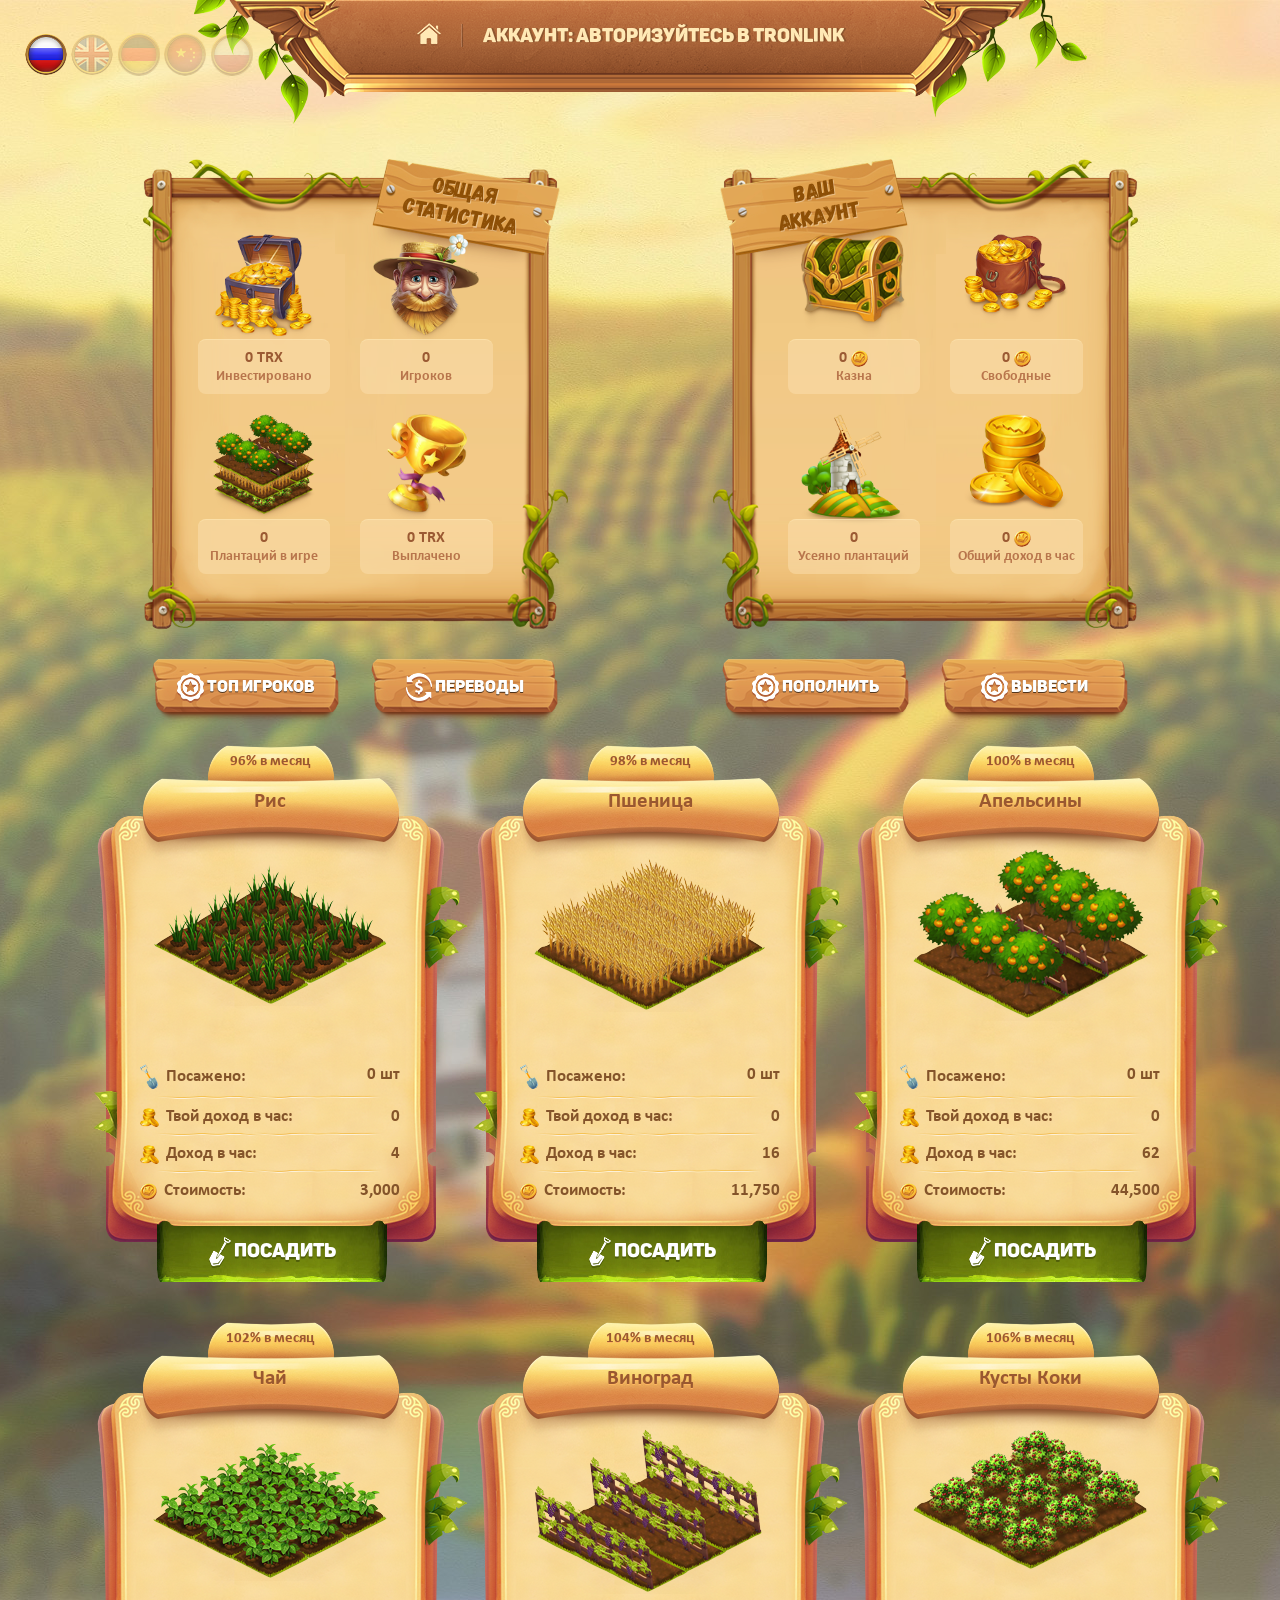
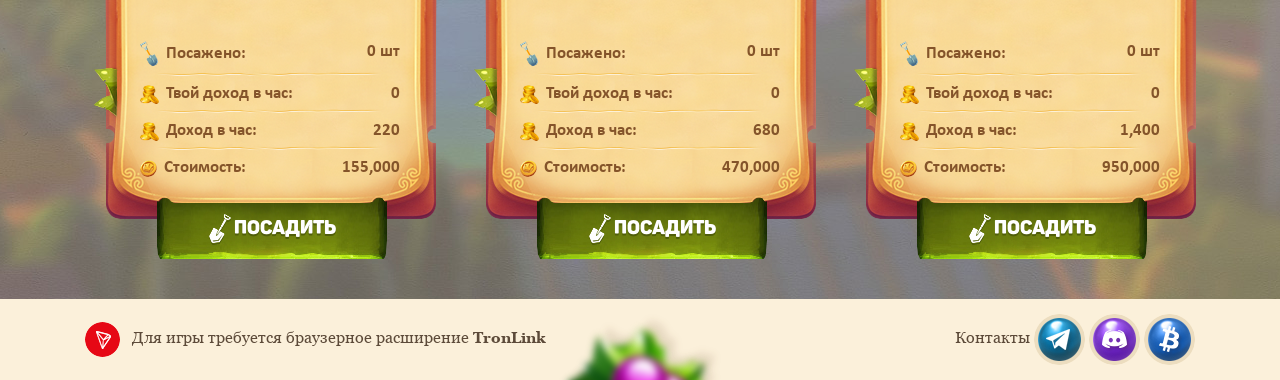
<file: ru/game.html>
<!DOCTYPE html>
<html lang="ru">

<head>
    <meta charset="UTF-8">
    <meta name="viewport" content="width=device-width, initial-scale=1.0">
    <meta http-equiv="X-UA-Compatible" content="ie=edge">
    <meta name="description" content="Create your plantation, develop it and get cryptocurrency Tron every day!">
    <meta name="keywords" content="tron, land, tron land, smart, contract, investment, throne, tron, coin, trx, game, strategy, earnings on the Internet, passive income, investors, investment fund, income, finance, freebies, simple earnings, how to make money on the Internet, rates, bet, bet, smart contract, cryptocurrency, bounty, bitcoin, bitcoin, money, easy money, mmm, mlm, dice2win, eosbet, mmm3eth, easy invest, iz invest, 333eth, gorgona, investment fund, financial pyramid">
    <link rel="stylesheet" href="../css/bootstrap.min.css">
    <link rel="stylesheet" href="../js/slick/slick.css">
    <link rel="stylesheet" href="../js/slick/slick-theme.css">
    <link rel="stylesheet" href="../css/style.css">
    <link rel="stylesheet" href="../css/media.css">
    <link rel="shortcut icon" href="../img/favico.ico" type="image/x-icon">
    <title>TRONLAND&#169; - Экономическая стратегия на блокчейне Tron Network</title>
</head>

<body class="game_page">

    <div class="modalContent" id="history">
        <div class="content_history text-center">
            <div class="close_btn" onclick="$('#history').hide()"><img src="../img/close.png" alt=""></div>
            <h3>История переводов</h3>
            <div class="text-center">
                <div class="tab_inf">
                    Всего пополнено<br>
                    <span id="transfers_popol_sum">0 TRX</span>
                </div>
                <div class="tab_inf">
                    Всего снято<br>
                    <span id="transfers_vivod_sum">0 TRX</span>
                </div>
            </div>
            <div class="table_scroll2">
            <table class="his_table" id="history_table">
                    <tr>
                            <th class="text-left">Время</th>
                            <th>№ транзакции</th>
                            <th class="text-right">Сумма</th>
                        </tr>
            </table>
        </div>
        </div>
    </div>
    <div class="modalContent" id="vivod" style="display:none;">
        <div class="content_history text-center">
            <div class="close_btn" onclick="$('#vivod').hide()"><img src="../img/close.png" alt=""></div>
            <h3>Вывод средств</h3>
            <div class="text-center">
                <div class="tab_inf">
                    Доступно на вывод<br>
                    <span id="vivod_balance">0</span> <i><img src="../img/icon/ico_money.png" alt=""></i> 
                </div>
                <p class="text_modal">
                    Эти средства вы можете вывести в любой момент, их
                    так же можно потратить на развитие ваших плантаций,
                    если у вас не хватит средств в казне
                </p>
                <div class="course_block text-center">
                    <span>Курс монет:</span>
                    <p class="item_course">
                        1 TRX = 25 <i><img src="../img/icon/ico_money.png" alt=""></i>
                    </p>
                </div>
                <div class="text-center mb-5">
                    <img src="../img/lk/st5.png" alt="">
                </div>
                <div class="inp_block text-center">
                    <span>Количество монет:</span>
                    <input type="text" class="value_inp" value="2500" id="input_withdraw">
                    <br><span id="withdraw_error_field" style="display:none;color:red;">Недостаточно монет для вывода</span>
                </div>
                <button class="btn_modal" id="button_withdraw">
                    Вывести <span>100</span> TRX
                </button>

            </div>

        </div>
    </div>
    <div class="modalContent" id="popol" style="display:none;">
        <div class="content_history text-center">
            <div class="close_btn" onclick="$('#popol').hide()"><img src="../img/close.png" alt=""></div>
            <h3>Приобрести монеты</h3>
            <div class="text-center">
                <div class="tab_inf">
                    На вашем счету<br>
                    <span id="user_balance">0</span> TRX 
                </div>
                <p class="text_modal">
                    Эти средства можно будет потратить на приобретение
                    новых плантаций. 
                </p>
                <div class="course_block text-center">
                    <span>Курс монет:</span>
                    <p class="item_course">
                        1 TRX = 25 <i><img src="../img/icon/ico_money.png" alt=""></i>
                    </p>
                </div>
                <div class="text-center mb-5">
                    <img src="../img/lk/st8.png" alt="">
                </div>
                <div class="inp_block text-center">
                    <span>Количество TRX:</span>
                    <input type="text" class="value_inp" value="100" id="input_buy">
                    <br><span id="buy_error_field" style="display:none;color:red;">Недостаточно средств на балансе</span>
                </div>
                <button class="btn_modal" id="button_buy">
                        Пополнить <span>2500</span> <i><img src="../img/icon/ico_money.png" alt=""></i>
                </button>

            </div>

        </div>
    </div>
    <div class="modalContent" id="no_tronweb" style="display:none;">
        <div class="content_history text-center">
            <div class="close_btn" onclick="$('#no_tronweb').hide()"><img src="../img/close.png" alt=""></div>
            <h3>АВТОРИЗУЙТЕСЬ</h3>
            <div class="text-center">
                <div class="text_modal">
                Для игры на ПК требуется браузерное<br>
                расширение  <a href="https://chrome.google.com/webstore/detail/tronlink/ibnejdfjmmkpcnlpebklmnkoeoihofec" target="_blank">TronLink</a><br>
                <br>
                Авторизуйтесь пожалуйста в расширении.<br><br>
                Для игры на смартфоне установите <a href="https://apple.co/2AW9iX2" target="_blank">TronWallet iOS</a> или <a href="https://goo.gl/aGVd5T" target="_blank">TronWallet Android</a> в зависимости от вашего смартфона.<br>
                <br> Через встроенный браузер зайдите на https://TronLand.pro<br><br><br><br><br><br><br><br><br><br><br>
                Если возникли вопросы с запуском Задайте их в нашем <a href="https://t.me/tronland_ru" target="_blank">Telegram</a> или <a href="https://discord.gg/TbeUtzN" target="_blank">Discord</a> чате.
                </div>
                <button class="btn_modal" id="auth_ok">
                    OK
                </button>
            </div>

        </div>
    </div>
    <div class="modalContent" id="rise">
        <div class="content_history text-center">
            <div class="close_btn" onclick="$('#rise').hide()"><img src="../img/close.png" alt=""></div>
            <h3>Покупка рисовой плантации</h3>
            <div class="text-center">
                <div class="tab_inf">
                    Общий баланс<br>
                    <span id="plant_user_balance_0" name="plant_user_balance">0</span> <i><img src="../img/icon/ico_money.png" alt=""></i> 
                </div>
                <p class="text_modal">
                        Рис – очень ценный продукт для большей части населения нашей планеты и является основным продуктом питания от японских и тихоокеанских островов до арабских и африканских стран.
                    </p>

                <div class="text-center mb-5">
                    <img src="../img/plant/ris.png" alt="">
                </div>
                <div class="inp_block text-center">
                    <span>Количество плантаций:</span>
                    <input type="text" class="value_inp" value="1" name="plant_input" id="plant_input_0">
                    <br><span id="plant_error_field_0" style="display:none;color:red;">Недостаточно монет для покупки</span>
                </div>
                <button class="btn_modal" id="plant_button_0" name="button_plant_tron">
                    Купить за <span>3.000</span><i><img src="../img/icon/ico_money.png" alt=""></i>
                </button>

            </div>

        </div>
    </div>
    <div class="modalContent" id="phen">
        <div class="content_history text-center">
            <div class="close_btn" onclick="$('#phen').hide()"><img src="../img/close.png" alt=""></div>
            <h3>Покупка поля пшеницы</h3>
            <div class="text-center">
                <div class="tab_inf">
                    Общий баланс<br>
                    <span id="plant_user_balance_1" name="plant_user_balance">0</span> <i><img src="../img/icon/ico_money.png" alt=""></i>
                </div>
                <p class="text_modal">
                        Пшеница - одна из самых полезных зерновых культур. Помимо того, что она служит одним из основных источников пищи, так ещё и приносит огромную пользу нашему организму.
                    </p>

                <div class="text-center mb-5">
                    <img src="../img/plant/phen.png" alt="">
                </div>
                <div class="inp_block text-center">
                    <span>Количество плантаций:</span>
                    <input type="text" class="value_inp" value="1" name="plant_input" id="plant_input_1">
                    <br><span id="plant_error_field_1" style="display:none;color:red;">Недостаточно монет для покупки</span>
                </div>
                <button class="btn_modal" id="plant_button_1" name="button_plant_tron">
                    Купить за <span>11.750</span><i><img src="../img/icon/ico_money.png" alt=""></i>
                </button>

            </div>

        </div>
    </div>
    <div class="modalContent" id="orange">
        <div class="content_history text-center">
            <div class="close_btn" onclick="$('#orange').hide()"><img src="../img/close.png" alt=""></div>
            <h3>Покупка поля апельсин</h3>
            <div class="text-center">
                <div class="tab_inf">
                    Общий баланс<br>
                    <span id="plant_user_balance_2" name="plant_user_balance">0</span> <i><img src="../img/icon/ico_money.png" alt=""></i>
                </div>
                <p class="text_modal">
                        Апельсин — не только вкусный десерт, но и полезное средство борьбы с недомоганиями. Экзотический плод помогает обрести стройность, поддерживать молодость и красоту. 
                </p>

                <div class="text-center mb-5">
                    <img src="../img/plant/orange.png" alt="">
                </div>
                <div class="inp_block text-center">
                    <span>Количество плантаций:</span>
                    <input type="text" class="value_inp" value="1" name="plant_input" id="plant_input_2">
                    <br><span id="plant_error_field_2" style="display:none;color:red;">Недостаточно монет для покупки</span>
                </div>
                <button class="btn_modal" id="plant_button_2" name="button_plant_tron">
                    Купить за <span>44.500</span><i><img src="../img/icon/ico_money.png" alt=""></i>
                </button>

            </div>

        </div>
    </div>
    <div class="modalContent" id="tea">
        <div class="content_history text-center">
            <div class="close_btn" onclick="$('#tea').hide()"><img src="../img/close.png" alt=""></div>
            <h3>Покупка плантации Чая</h3>
            <div class="text-center">
                <div class="tab_inf">
                    Общий баланс<br>
                    <span id="plant_user_balance_3" name="plant_user_balance">0</span> <i><img src="../img/icon/ico_money.png" alt=""></i>
                </div>
                <p class="text_modal">
                        Чай — самый распространенный напиток на земном шаре, по общим подсчетам, он является основным для двух миллиардов людей на Земле. Чай — один из древнейших напитков. 
                </p>
                <div class="text-center mb-5">
                    <img src="../img/plant/tea.png" alt="">
                </div>
                <div class="inp_block text-center">
                    <span>Количество плантаций:</span>
                    <input type="text" class="value_inp" value="1" name="plant_input" id="plant_input_3">
                    <br><span id="plant_error_field_3" style="display:none;color:red;">Недостаточно монет для покупки</span>
                </div>
                <button class="btn_modal" id="plant_button_3" name="button_plant_tron">
                    Купить за <span>155.000</span><i><img src="../img/icon/ico_money.png" alt=""></i>
                </button>
            </div>
        </div>
    </div>
    <div class="modalContent" id="vino">
        <div class="content_history text-center">
            <div class="close_btn" onclick="$('#vino').hide()"><img src="../img/close.png" alt=""></div>
            <h3>Покупка плантации Винограда</h3>
            <div class="text-center">
                <div class="tab_inf">
                    Общий баланс<br>
                    <span id="plant_user_balance_4" name="plant_user_balance">0</span> <i><img src="../img/icon/ico_money.png" alt=""></i>
                </div>
                <p class="text_modal">
                        Виноград - вьющееся кустарниковое растение со сладкими крупными ягодами, а также ягоды этого растения, идущие в пищу и на изготовление вина.
                    </p>
                <div class="text-center mb-5">
                    <img src="../img/plant/vino.png" alt="">
                </div>
                <div class="inp_block text-center">
                    <span>Количество плантаций:</span>
                    <input type="text" class="value_inp" value="1" name="plant_input" id="plant_input_4">
                    <br><span id="plant_error_field_4" style="display:none;color:red;">Недостаточно монет для покупки</span>
                </div>
                <button class="btn_modal" id="plant_button_4" name="button_plant_tron">
                    Купить за <span>470.000</span><i><img src="../img/icon/ico_money.png" alt=""></i>
                </button>
            </div>
        </div>
    </div>
    <div class="modalContent" id="koki">
        <div class="content_history text-center">
            <div class="close_btn" onclick="$('#koki').hide()"><img src="../img/close.png" alt=""></div>
            <h3>Покупка плантации Коки</h3>
            <div class="text-center">
                <div class="tab_inf">
                    Общий баланс<br>
                    <span id="plant_user_balance_5" name="plant_user_balance">0</span> <i><img src="../img/icon/ico_money.png" alt=""></i>
                </div>
                <p class="text_modal">
                        Коки - Как вывод можно подчеркнуть, что жевание листьев коки оказывает благоприятное воздействие на человека при сознательном употреблении, о чем говорит тысячелетний опыт народов.
                    </p>
                <div class="text-center mb-5">
                    <img src="../img/plant/koki.png" alt="">
                </div>
                <div class="inp_block text-center">
                    <span>Количество плантаций:</span>
                    <input type="text" class="value_inp" value="1" name="plant_input" id="plant_input_5">
                    <br><span id="plant_error_field_5" style="display:none;color:red;">Недостаточно монет для покупки</span>
                </div>
                <button class="btn_modal" id="plant_button_5" name="button_plant_tron">
                    Купить за <span>950.000</span><i><img src="../img/icon/ico_money.png" alt=""></i>
                </button>
            </div>
        </div>
    </div>
    <div class="modalContent" id="top">
        <div class="content_top text-center">
            <div class="close_btn" onclick="$('#top').hide()"><img src="../img/close.png" alt=""></div>
            <h3>Топ лучших игроков</h3>
            <div class="text-center">
                <div class="tab_inf">
                    Твое место<br>
                    <span id="user_top_place">-</span> <i><img src="../img/icon/ico_top.png" alt=""></i>
                </div>
                <h4>
                    <span>Трофейные места</span>
                </h4>
                <table class="tob_table" id="table_liders_top">
                        <tr>
                                <th class="text-center">Место</th>
                                <th class="text-center"></th>
                                <th class="text-right">Монет в час</th>
                            </tr>
                </table>
                <h4>
                    <span>Почетные места</span>
                </h4>
                <div class="table_scroll">
                    <table class="tob_table" id="table_liders">
                            <tr>
                                    <th class="text-center">Место</th>
                                    <th class="text-center"></th>
                                    <th class="text-right">Монет в час</th>
                                </tr>
                    </table>
                </div>
            </div>
        </div>
    </div>
    <header class="header">
        <div class="container">
            <div class="top_panel">
                <div class="btn_mobail_menu" onclick="$('.menu_block').slideToggle(500)"><img class="mw-100" src="../img/bg/burger.png" alt=""></div>
                <div class="lang_block">
                        <a class="item_lang active"><img src="../img/icon/ru.png" alt=""></a>
                        <a href="../en/game.html" class="item_lang"><img src="../img/icon/en.png" alt=""></a>
                        <a href="../de/game.html"  class="item_lang"><img src="../img/icon/de.png" alt=""></a>
                        <a href="../cn/game.html"  class="item_lang"><img src="../img/icon/ch.png" alt=""></a>
                        <a href="../pl/game.html"  class="item_lang"><img src="../img/icon/pl.png" alt=""></a>
                    </div>
                <ul class="menu_block">
                    <li>
                        <a href="/ru" class="item_menu"><img src="../img/main.png"/></a>
                    </li>
                   
                    <li>
                        <a class="item_menu" target="_blank">АККАУНТ: <span id="currentAccount">АВТОРИЗУЙТЕСЬ В TRONLINK </span></a>
                    </li>
                </ul>
            </div>
        </div>
    </header>
    <div class="container">
        <div class="row">
            <div class="col-12 col-lg-6 text-center">
                <div class="title_stat_block">
                    <span>
                        общая<br>
                        статистика
                    </span>
                </div>
                <div class="block_statistick">
                    <div class="row">
                        <div class="col-12 col-lg-6">
                            <div class="item_stat  text-center">
                                <img src="../img/lk/st1.png" class="mw-100" alt="" height="70%">
                                <div class="text_table_stat">
                                    <p class="value_item" id="balance">0 TRX</p>
                                    <span>Инвестировано</span>
                                </div>
                            </div>
                        </div>
                        <div class="col-12 col-lg-6">
                            <div class="item_stat  text-center">
                                <img src="../img/lk/st2.png" class="mw-100" alt="" height="70%"> 
                                <div class="text_table_stat">
                                    <p class="value_item" id="totalPlayers">0</p>
                                    <span>Игроков</span>
                                </div>
                            </div>
                        </div>
                        <div class="col-12 col-lg-6">
                            <div class="item_stat  text-center">
                                <img src="../img/lk/st3.png" class="mw-100" alt="" height="70%">
                                <div class="text_table_stat">
                                    <p class="value_item" id="totalPlantation">0</p>
                                    <span>Плантаций в игре</span>
                                </div>
                            </div>
                        </div>
                        <div class="col-12 col-lg-6">
                            <div class="item_stat  text-center">
                                <img src="../img/lk/st4.png" class="mw-100" alt="" height="70%">
                                <div class="text_table_stat">
                                    <p class="value_item" id="totalPayout">0 TRX</p>
                                    <span>Выплачено</span>
                                </div>
                            </div>
                        </div>
                    </div>
                </div>
                <div class="panel_btn text-center">
            <a class="modal_btn" id="button_top">
                <i><img src="../img/icon/b1.png" alt=""></i> Топ игроков
            </a>
            <a class="modal_btn" id="button_transfers">
                <i><img src="../img/icon/b2.png" alt=""></i> ПЕРЕВОДЫ
            </a>
        </div>
            </div>
            <div class="col-12 col-lg-6 text-center">
                <div class="title_stat_block2">
                    <span>
                        ваш<br>
                        аккаунт
                    </span>
                </div>
                <div class="block_statistick2">
                    <div class="row">
                        <div class="col-12 col-lg-6">
                            <div class="item_stat  text-center">
                                <img src="../img/lk/st6.png" class="mw-100" alt="" > 
                                <div class="text_table_stat">
                                    <p class="value_item" id="user_coinsForBuy">0 <i><img src="../img/icon/ico_money.png" alt=""></i></p>
                                    <span>
                                        Казна</span>
                                </div>
                            </div>
                        </div>
                        <div class="col-12 col-lg-6">
                            <div class="item_stat  text-center">
                                <img src="../img/lk/st5.png" class="mw-100" alt="">
                                <div class="text_table_stat">
                                    <p class="value_item" id="user_coinsForSell">0 <i><img src="../img/icon/ico_money.png" alt=""></i></p>
                                    <span>
                                        Свободные</span>
                                </div>
                            </div>
                        </div>
                        <div class="col-12 col-lg-6">
                            <div class="item_stat  text-center">
                                <img src="../img/lk/st7.png" class="mw-100" alt="" height="70%">
                                <div class="text_table_stat">
                                    <p class="value_item" id="user_factories">0</p>
                                    <span>
                                        Усеяно плантаций</span>
                                </div>
                            </div>
                        </div>
                        <div class="col-12 col-lg-6">
                            <div class="item_stat  text-center">
                                <img src="../img/lk/st8.png" class="mw-100" alt="">
                                <div class="text_table_stat">
                                    <p class="value_item" id="user_dividents">0 <i><img src="../img/icon/ico_money.png" alt=""></i></p>
                                    <span>
                                        Общий доход в час</span>
                                </div>
                            </div>
                        </div>
                    </div>
                </div>
                <div class="panel_btn">
           <a class="modal_btn" id="button_popol">
                <i><img src="../img/icon/b1.png" alt=""></i> ПОПОЛНИТЬ
            </a>
            <a class="modal_btn" id="button_vivod">
                <i><img src="../img/icon/b1.png" alt=""></i> ВЫВЕСТИ
            </a>
           
        </div>
    </div>
 </div>
        <div class="row">
             <div class="col-12 col-lg-4">
                <div class="item_game">
                    <p class="proc">96% в месяц</p>
                    <p class="name_plant">Рис</p>
                    <div class="image_plant_game">
                        <img src="../img/plant/ris.png" class="mw-100" alt="">
                    </div>
                    <div class="info_plant_block text-left">
                        <p>
                            <i><img src="../img/icon/p1.png" alt=""></i>Посажено: <span id="factory_count_0">0 шт</span>
                        </p>
                        <p>
                            <i><img src="../img/icon/p2.png" alt=""></i>Твой доход в час: <span id="factory_divident_0">0</span>
                        </p>
                        <p>
                            <i><img src="../img/icon/p2.png" alt=""></i>Доход в час: <span>4</span>
                        </p>
                        <p>
                            <i><img src="../img/icon/p3.png" alt=""></i>Стоимость: <span>3,000</span>
                        </p>
                    </div>
                    <button class="btn_bue" id="factory_button_0" name="button_plant">
                        <i><img src="../img/ico_bue.png" alt=""></i> Посадить
                    </button>
                </div>
            </div>
            <div class="col-12 col-lg-4">
                <div class="item_game">
                    <p class="proc">98% в месяц</p>
                    <p class="name_plant">Пшеница</p>
                    <div class="image_plant_game">
                        <img src="../img/plant/phen.png" class="mw-100" alt="">
                    </div>
                    <div class="info_plant_block text-left">
                        <p>
                            <i><img src="../img/icon/p1.png" alt=""></i>Посажено: <span id="factory_count_1">0 шт</span>
                        </p>
                        <p>
                            <i><img src="../img/icon/p2.png" alt=""></i>Твой доход в час: <span id="factory_divident_1">0</span>
                        </p>
                        <p>
                            <i><img src="../img/icon/p2.png" alt=""></i>Доход в час: <span>16</span>
                        </p>
                        <p>
                            <i><img src="../img/icon/p3.png" alt=""></i>Стоимость: <span>11,750</span>
                        </p>
                    </div>
                    <button class="btn_bue" id="factory_button_1" name="button_plant">
                        <i><img src="../img/ico_bue.png" alt=""></i> Посадить
                    </button>
                </div>
            </div>
            <div class="col-12 col-lg-4">
                <div class="item_game">
                    <p class="proc">100% в месяц</p>
                    <p class="name_plant">Апельсины</p>
                    <div class="image_plant_game">
                        <img src="../img/plant/orange.png" class="mw-100" alt="">
                    </div>
                    <div class="info_plant_block text-left">
                        <p>
                            <i><img src="../img/icon/p1.png" alt=""></i>Посажено: <span id="factory_count_2">0 шт</span>
                        </p>
                        <p>
                            <i><img src="../img/icon/p2.png" alt=""></i>Твой доход в час: <span id="factory_divident_2">0</span>
                        </p>
                        <p>
                            <i><img src="../img/icon/p2.png" alt=""></i>Доход в час: <span>62</span>
                        </p>
                        <p>
                            <i><img src="../img/icon/p3.png" alt=""></i>Стоимость: <span>44,500</span>
                        </p>
                    </div>
                    <button class="btn_bue" id="factory_button_2" name="button_plant">
                        <i><img src="../img/ico_bue.png" alt=""></i> Посадить
                    </button>
                </div>
            </div>
            <div class="col-12 col-lg-4">
                <div class="item_game">
                    <p class="proc">102% в месяц</p>
                    <p class="name_plant">Чай</p>
                    <div class="image_plant_game">
                        <img src="../img/plant/tea.png" class="mw-100" alt="">
                    </div>
                    <div class="info_plant_block text-left">
                        <p>
                            <i><img src="../img/icon/p1.png" alt=""></i>Посажено: <span id="factory_count_3">0 шт</span>
                        </p>
                        <p>
                            <i><img src="../img/icon/p2.png" alt=""></i>Твой доход в час: <span id="factory_divident_3">0</span>
                        </p>
                        <p>
                            <i><img src="../img/icon/p2.png" alt=""></i>Доход в час: <span>220</span>
                        </p>
                        <p>
                            <i><img src="../img/icon/p3.png" alt=""></i>Стоимость: <span>155,000</span>
                        </p>
                    </div>
                    <button class="btn_bue" id="factory_button_3" name="button_plant">
                        <i><img src="../img/ico_bue.png" alt=""></i> Посадить
                    </button>
                </div>
            </div>
            <div class="col-12 col-lg-4">
                <div class="item_game">
                    <p class="proc">104% в месяц</p>
                    <p class="name_plant">Виноград</p>
                    <div class="image_plant_game">
                        <img src="../img/plant/vino.png" class="mw-100" alt="">
                    </div>
                    <div class="info_plant_block text-left">
                        <p>
                            <i><img src="../img/icon/p1.png" alt=""></i>Посажено: <span id="factory_count_4">0 шт</span>
                        </p>
                        <p>
                            <i><img src="../img/icon/p2.png" alt=""></i>Твой доход в час: <span id="factory_divident_4">0</span>
                        </p>
                        <p>
                            <i><img src="../img/icon/p2.png" alt=""></i>Доход в час: <span>680</span>
                        </p>
                        <p>
                            <i><img src="../img/icon/p3.png" alt=""></i>Стоимость: <span>470,000</span>
                        </p>
                    </div>
                    <button class="btn_bue" id="factory_button_4" name="button_plant">
                        <i><img src="../img/ico_bue.png" alt=""></i> Посадить
                    </button>
                </div>
            </div>
           <div class="col-12 col-lg-4">
                <div class="item_game">
                    <p class="proc">106% в месяц</p>
                    <p class="name_plant">Кусты Коки</p>
                    <div class="image_plant_game">
                        <img src="../img/plant/koki.png" class="mw-100" alt="">
                    </div>
                    <div class="info_plant_block text-left">
                        <p>
                            <i><img src="../img/icon/p1.png" alt=""></i>Посажено: <span id="factory_count_5">0 шт</span>
                        </p>
                        <p>
                            <i><img src="../img/icon/p2.png" alt=""></i>Твой доход в час: <span id="factory_divident_5">0</span>
                        </p>
                        <p>
                            <i><img src="../img/icon/p2.png" alt=""></i>Доход в час: <span>1,400</span>
                        </p>
                        <p>
                            <i><img src="../img/icon/p3.png" alt=""></i>Стоимость: <span>950,000</span>
                        </p>
                    </div>
                    <button class="btn_bue" id="factory_button_5" name="button_plant">
                        <i><img src="../img/ico_bue.png" alt=""></i> Посадить
                    </button>
                </div>
            </div>
        </div>
    </div>
    <footer class="footer">
        <div class="container">
            <div class="footer_content">
                    <p class="copyright">
                            <i class="mr-2"><img src="../img/icon/copyright.png" alt=""></i> Для игры требуется браузерное
                            расширение <a href="https://chrome.google.com/webstore/detail/tronlink/ibnejdfjmmkpcnlpebklmnkoeoihofec" target="_blank">TronLink</a>     
                    </p>
                    <div class="social_block">
                            <span>Контакты</span>
                            <a href="https://t.me/tronland_ru" class="item_social" target="_blank"><img src="../img/icon/s1.png" alt=""></a>
                            <a href="https://discord.gg/TbeUtzN" class="item_social" target="_blank"><img src="../img/icon/s2.png" alt=""></a>
                            <a href="https://bitcointalk.org/index.php?topic=5265373.0" class="item_social" target="_blank"><img src="../img/icon/s3.png" alt=""></a>
                    </div>
                </div>
            </div>
        </footer>
    <script src="https://cdnjs.cloudflare.com/ajax/libs/jquery/3.3.1/jquery.min.js"></script>
    <script src="../js/common.js"></script>
    <script src="../js/bn.min.js"></script>
    <script src="../js/tronweb.min.js"></script>
    <script src="../js/tron.js"></script>
</body>
<!-- Global site tag (gtag.js) - Google Analytics -->
<script async src="https://www.googletagmanager.com/gtag/js?id=UA-173617962-1"></script>
<script>
  window.dataLayer = window.dataLayer || [];
  function gtag(){dataLayer.push(arguments);}
  gtag('js', new Date());

  gtag('config', 'UA-173617962-1');
</script>

</html>
</file>
<file: css/style.css>
/*Шрифты*/
@font-face {
    font-family: "Panton";
    src: url("../fonts/Panton\ Black.otf");
}
@font-face {
    font-family: "Georgia";
    src: url("../fonts/georgia.ttf");
}
@font-face {
    font-family: "GeorgiaBold";
    src: url("../fonts/georgiab.ttf");
}
@font-face {
    font-family: "BeerMoney";
    src: url("../fonts/beer_money_Regular.ttf");
}
@font-face {
    font-family: "Calibri";
    src: url("../fonts/calibri.ttf");
}
@font-face {
    font-family: "CalibriBold";
    src: url("../fonts/calibrib.ttf");
}
@font-face {
    font-family: "Gagalin";
    src: url("../fonts/Gagalin-Regular.ttf");
}

/*Reset style*/
* {
    margin: 0;
    padding: 0;
    -webkit-box-sizing: border-box;
    box-sizing: border-box;
}

a,
a:hover {
    text-decoration: none;
    cursor: pointer;
}

li {
    list-style: none;
}

.clear {
    clear: both;
}

ul {
    padding: 0;
    margin: 0;
}
body{
    position: relative;
    background: #fff6e3 url('../img/bg/head_bg.jpg') no-repeat top center;

}
.menu_block{
    background: url('../img/bg/menu_bg.png') no-repeat top center;
    width: 100%;
    max-width: 893px;
    height: 124px;
    margin: 0 auto;
    text-align: center;
    display: flex;
    justify-content: center;
    line-height: 74px;
    padding-right: 20px;
}
.menu_block li:last-child .item_menu{
    border-right: 0;
}
.item_menu img{
    position:relative;
    top:-3px;
}
.menu_block li:first-child .item_menu{
    border-left: 0;
}
.item_menu{
    color: #ffe9b5;
    font:19px Panton;
    text-transform: uppercase;
    text-shadow:2px 0px 0px rgba(80,52,27,0.36);
    padding: 0 20px;
    position: relative;
    border-right: 1px solid rgba(255, 255, 255, 0.15);
    border-left: 1px solid rgba(0, 0, 0, 0.2);
}
.item_menu:before{
    content: url('../img/arr.png');
    position: absolute;
    left: 50%;
    transform: translate(-50%,0);
    top: -27px;
    opacity: 0;
    transition: 0.5s all;
}
.item_menu:hover{
    color: #fff;
}
.item_menu:hover:before{
    opacity: 1;
}
.lang_block{
    position: absolute;
    left: -60px;
    top: 33px;

}
.top_panel{
    position: relative;
}
.item_lang{
    opacity: 0.25;
}
.item_lang.active{
    opacity: 1;
}
.header_main{
    padding-top: 20px;
    position: relative;
}
.header_main:before{
    content: url('../img/pers_1.png');
    position: absolute;
    left: 50px;
    bottom: -152px;
}
.header_main:after{
    content: url('../img/pers_2.png');
    position: absolute;
    right: -49px;
    z-index: 8;
    bottom: -110px;

}
.logo_block{
    display: inline-block;
    margin-bottom: 35px;
    position: relative;
    z-index: 2;
    transition:all 0.5s;
}
.logo_block:hover{
    transform:scale(0.95);
}
.newgame_btn{
    width: 302px;
    height: 115px;
    background: url('../img/btn_new.png') no-repeat center;
    display: inline-block;
    color: #fff;
    font:19px Panton;
    text-transform: uppercase;
    text-shadow: 1px 0px 0px #14220C;
    padding-top: 45px;
    padding-left: 10px;
    transition:all 0.3s;
}
.social_block{
    font: 16px Georgia;
    color: #5c4a39;
}
.newgame_btn:hover{
    color: #fff;
    transform:scale(1.05);
}
.title_main{
    text-align: center;
    margin-top: 10px;
    color: #5c4a39;
    font:42px Georgia;
}
.subtitle_text{
    text-align: center;
    color: #aa9d8f;
    font:18px Georgia;
    position: relative;
    margin-bottom: 65px;
}
.subtitle_text:before{
    content: url('../img/title.png');
    position: absolute;
    left: 50%;
    transform: translate(-50%,0);
    bottom: -60px;
}
.block_info{
    padding-bottom: 5px;
}
.text_block{
    margin-bottom: 60px;
    color: #5c4a39;
    font:17px Georgia;
}
.image_plant{
    margin-bottom: 18px;
    line-height: 150px;
}
.title_plant{
    font:18px BeerMoney;
    color: #baa88d;
}
.info_plant{
    width: 25px;
    height: 25px;
    background: url('../img/ico2.png') no-repeat top center;
    position: absolute;
    right:20px;
    top: 0;
    cursor: pointer;
}
.info_plant:hover{
    background: url('../img/ico.png') no-repeat top center;
}
.advantages_block{
    padding: 5px 0 5px 0;
    background: #fbf0da;
    position: relative;
}
.list_info{
    line-height: 1.5em;
    margin-bottom: 0;
}
.element_new_game{
    margin-top: 0px;
}
.advantages_image{
    position: relative;
}
.block_info_bottom{
    padding: 0px 0;
}
.title_mini{
    color: #5c4a39;
    margin-top: 0;
    font:29px Georgia;
    margin-bottom: 5px;
}
.subtitle_mini{
    color: #aa9d8f;
    font:18px Georgia;
    margin-bottom: 35px;
}
.text_info_2{
    color: #5c4a39;
    font:18px Georgia;
    margin-bottom: 58px;
    line-height: 1.6em;
}
.item_statistic{
    text-align: center;
    height: 76px;
    width: 16.6%;
    border-radius: 38px;
    background: #f9eed8;
    -webkit-box-shadow: 0px 0px 28px 0px rgba(0,0,0,0.15);
    -moz-box-shadow: 0px 0px 28px 0px rgba(0,0,0,0.15);
    box-shadow: 0px 0px 28px 0px rgba(0,0,0,0.15);
    color:#5c4a39;
    font:13px Georgia;
    line-height: 1.9em;
    padding-top: 10px;
}
.list_statistic{
    display: flex;
    justify-content: flex-start;
    align-items: center;
}
.item_statistic span{
    font:25px GeorgiaBold;
}
.footer_content{
    display: flex;
    justify-content: space-between;
    align-items: center;
}
.footer{
    background: #fbf0da url('../img/footer_fruct.png') no-repeat bottom center;
    padding: 15px 0;
}
.copyright{
    color: #5c4a39;
    font:16px Georgia;
    margin-bottom: 0;
}
.copyright a{
    color: #5c4a39;
    font:15px GeorgiaBold;

}
.copyright a:hover{
    color: #5c4a39;
}
.item_plant{
    text-align: center;
    position: relative;
}
.slick-slide img{
    display: inline-block;
}
.slick-prev{
    width: 37px;
    height: 37px;
    background: url('../img/arr_left.png') no-repeat center;
    opacity: 0.7;
    top: 40%;
}
.slick-next{
    width: 37px;
    height: 37px;
    background: url('../img/arr_right.png') no-repeat center;
    opacity: 0.7;
    top: 40%;
}
.slick-next:before,.slick-prev:before{
    content: '';
}
.slick-next:hover, .slick-next:focus{
    background: url('../img/arr_right.png') no-repeat center;
    opacity: 1;
}
.slick-prev:hover, .slick-prev:focus{
    background: url('../img/arr_left.png') no-repeat center;
    opacity: 1;
}
/*Game page*/
.game_page{
    background: #fff6e3 url('../img/bg/game.jpg') no-repeat top center;
}
.block_statistick{
    width: 425px;
    height: 470px;
    background:url('../img/bg/st_left.png') no-repeat top center;
    margin: 35px 0 30px 0;
    padding: 75px 75px 68px 55px;
    display: inline-block;
}
.block_statistick img{
    max-width: 80% !important;
}
.block_statistick2 img{
    max-width: 80% !important;
}
.block_statistick2{
    width: 425px;
    height: 470px;
    background:url('../img/bg/st_right.png') no-repeat top center;
    margin: 35px 0 30px 0;
    padding: 75px 55px 68px 75px;
    display: inline-block;
}
.item_stat{
    position: relative;
    height: 160px;
    margin-bottom: 20px;
}
.text_table_stat{
    position: absolute;
    width: 100%;
    border-radius: 8px;
    border-top:1px solid rgba(255,235,184,0.5);
    background: rgba(252,223,175,0.5);
    padding:8px 0;
    bottom: 0;
    line-height:0.6em;
}
.value_item{
    margin-bottom: 0;
    color: #9b5a33;
    font:16px CalibriBold;
}
.text_table_stat span{
    color: #b8754c;
    font:14px CalibriBold;
}
.title_stat_block{
    width:190px;
    height: 112px;
    background: url('../img/tbl.png') no-repeat top center;
    position: absolute;
    right: 80px;
    top: 35px;

}
.title_stat_block span{
    color: #8d4f06;
    font:22px Gagalin;
    text-shadow: 1px 1px 0px rgba(255,255,255,0.33);
    transform: rotate(11deg);
    display: block;
    padding-top: 17px;
}
.title_stat_block2{
    width:190px;
    height: 112px;
    background: url('../img/tbl2.png') no-repeat top center;
    position: absolute;
    left: 80px;
    top: 35px;

}
.title_stat_block2 span{
    color: #8d4f06;
    font:22px Gagalin;
    text-shadow: 1px 1px 0px rgba(255,255,255,0.33);
    transform: rotate(-11deg);
    display: block;
    padding-top: 17px;
}
.modal_btn{
    display: inline-block;
    width: 187px;
    height: 71px;
    background: URL('../img/btn_door.png') no-repeat center;
    text-align: center;
    color: #fff;
    font:16px Panton;
    text-transform: uppercase;
    text-shadow: 0px 1px 0px rgba(0,0,0,0.63);
    padding-top: 14px;
    margin: 0 16px;
    transition:all 0.4s;
}
.modal_btn:hover{
    color: #fff;
    transform:scale(1.05);
}
.panel_btn{
    display: flex;
    justify-content: center;
    align-items: center;
    margin-bottom: 15px;
}
.item_game{
    position: relative;
    width: 390px;
    height: 497px;
    background: url('../img/bg/plant_bg.png') no-repeat top center;
    padding: 0 75px 0 55px;
    text-align: center;
    margin: 0 auto 80px auto;
}
.proc{
    color: #995830;
    font:15px CalibriBold;
    text-shadow: 0px 1px 0px #FFB661;
    line-height: 34px;
    margin-bottom: 0;
}
.name_plant{
    color: #995830;
    font:21px CalibriBold;
    text-shadow: 0px 1px 0px #FFB661;
    line-height:45px;
    margin-bottom: 20px;
}
.image_plant_game{
    min-height: 220px;
    line-height: 180px;
   
}
.image_plant_game img{
    position:relative;
    top:0;
    animation: imgAnim 2s linear infinite;
}

@keyframes imgAnim{
    0%{
         top:0;
    }
    50%{
       top:20px;
        
    }
    100%{
        top:0;
    }
}
.info_plant_block{
    padding: 0 0px;
}
.info_plant_block p{
    color: #84542a;
    font:17px CalibriBold;
    position: relative;
}
.info_plant_block p:before{
    content: url('../img/line_plant.png');
    position: absolute;
    bottom: -16px;
    left: 50%;
    transform: translate(-50%,0);
}
.info_plant_block p:last-child:before{
    content: '';
}
.info_plant_block p span{
    float: right;
}
.info_plant_block p i{
    margin-right: 7px;
}
.btn_bue{
    position: absolute;
    width: 230px;
    height: 62px;
    text-align: center;
    color: #fff;
    font:19px Panton;
    background: url('../img/icon/btn_bue.png') no-repeat top center;
    border: 0;
    outline: 0;
    text-transform: uppercase;
    text-shadow: 0px 2px 0px #505e0a;
    line-height: 50px;
    bottom: -40px;
    left: 72px;
    transition:all 0.5s;cursor:pointer;
}
.btn_bue:hover{
    transform:scale(0.95);
}
.modalContent{
    position: fixed;
    left: 0;
    top: 0;
    width: 100%;
    height: 100%;
    background: rgba(0,0,0,0.8);
    z-index: 150;
    overflow-y:scroll; 
}
.content_faq{
    max-width: 471px;
    width: 100%;
    margin: 5% auto 0 auto;
    background: url('../img/bg/faq.png') no-repeat top center;
    padding: 55px 35px;
    position: relative;
}
.content_faq h3{
    color: #93532d;
    font:26px CalibriBold;
    margin-bottom: 25px;
}
.content_faq p{
    color: #a87455;
    font:15px/1.42em CalibriBold;
}
.content_faq span{
    color: #93532d;
    font:18px CalibriBold;
}
.close_btn{
    cursor:pointer;
    position: absolute;
    right: 0;
    top: 5px;
}
.item_menu:not([href]):not([tabindex]),.item_menu:not([href]):not([tabindex]):focus, .item_menu:not([href]):not([tabindex]):hover  {
    color: #ffe9b5;
    text-decoration: none;
}

.modal_btn:not([href]):not([tabindex]),.modal_btn:not([href]):not([tabindex]):focus, .modal_btn:not([href]):not([tabindex]):hover  {
    color: #fff;
    text-decoration: none;
}
#faq{
    display: none;
}
.content_history{
    max-width: 501px;
    width: 100%;
    height: 647px;
    margin: 5% auto 0 auto;
    background: url('../img/bg/his.png') no-repeat top center;
    padding: 25px 65px;
    position: relative;
}
.content_history h3{
    color: #975936;
    font:26px CalibriBold;
    line-height: 90px;
    margin-top: 0;
    margin-bottom: 3px;
}
.tab_inf{
    display: inline-block;
    background: url('../img/bg/bgt.png') no-repeat top center;
    width: 160px;
    height: 64px;
    padding-top: 2px;
    color: #995830;
    font:15px CalibriBold;
    margin:  0 5px;
}
.tab_inf span{
    font:17px CalibriBold;
}
.his_table{
    width: 100%;
    margin-top: 30px;
}
.his_table th{
    padding-bottom: 5px;
    color: #bc815c;
    font:14px CalibriBold;
}
.his_table td{
    color: #66432d;
    font:15px CalibriBold;
    padding: 11px 0;
    border-bottom: 1px solid #e6bb7f;
}
.his_table td:last-child{
    color: #fc8135;
}
#history{
    display: none;
}
.text_modal{
    text-align: center;
    color: #975936;
    font:15px CalibriBold;
    margin-top: 30px;
    margin-bottom: 30px;
}
.course_block span{
    color: #995830;
    font:17px CalibriBold;
    vertical-align: middle;
}
.course_block{
    margin-bottom: 15px;
}
.item_course{
    padding: 0 10px;
    color: #995830;
    font:17px CalibriBold;
    line-height: 33px;
    border-radius: 4px;
    background: #f1c063;
    border-top: 1px solid #ffdd72;
    display: inline-block;
    margin-bottom: 0;
    vertical-align: middle;
}
.inp_block span{
    color: #995830;
    font:17px CalibriBold;
    vertical-align: middle;
}
.value_inp{
    width: 97px;
    color: #995830;
    font:17px CalibriBold;
    border: 0;
    outline: 0;
    border-radius: 4px;
    border-top:1px solid #e3b76b;
    height: 38px;
    padding-left: 15px;
    background: #efc27c;
    border-bottom: 1px solid #f9d397;
}
.btn_modal{
    text-align: center;
    color: #fff;
    font:19px Panton;
    border: 0;
    outline: 0;
    width: 230px;
    height: 59px;
    background: url('../img/bg/modal_btn.png') no-repeat top center;
    text-transform: uppercase;
    position: absolute;
    bottom: -49px;
    left: 50%;
    transform: translate(-50%,0);
    cursor: pointer;
}
#wivod,#popol,#rise,#orange,#tea,#koki,#vino,#phen{
    display: none;
}
.content_top{
    max-width: 471px;
    width: 100%;
    min-height: 842px;
    margin: 5% auto 0 auto;
    background: url('../img/bg/top.png') no-repeat top center;
    padding: 25px 35px;
    position: relative;
}
.content_top h3{
    color: #975936;
    font:26px CalibriBold;
    line-height: 90px;
    margin-top: 0;
    margin-bottom: 3px;
}
.content_top h4{
    text-align: center;
    color: #975936;
    font:17px CalibriBold;
    margin-top: 30px;
    margin-bottom: 30px;
    position: relative;
}
.content_top h4 span{
    position: relative;
}
.content_top h4 span:before{
    content:url('../img/icon/tl.png');
    position: absolute;
    top: 3px;
    left: -48px;
}
.content_top h4 span:after{
    content:url('../img/icon/tr.png');
    position: absolute;
    top: 3px;
    right: -48px;
}
.tob_table{
    width: 100%;
    
}
.tob_table th{
    color: #bc815c;
    font:14px CalibriBold;
    padding: 5px 0;
}
.tob_table th:nth-child(2),.tob_table td:nth-child(2){
    border-left: 1px solid #e6bb7f;
    border-right: 1px solid #e6bb7f;
}
.tob_table td{
    color: #66432d;
    font:17px CalibriBold;
    padding: 8px;
    border-bottom: 1px solid #e6bb7f;
}
.num_top{
    display: inline-block;
    width: 29px;
    height: 29px;
    background: url('../img/num.png') no-repeat top center;
    text-align: center;
    line-height: 29px;
    color: #ffe8bc;
}
.table_scroll{
    height: 280px;
    padding-right: 10px;
    overflow-y: scroll;
}
.table_scroll::-webkit-scrollbar{
    width: 6px;
    background: #dfad65;
}
.table_scroll::-webkit-scrollbar-thumb{
    border-radius: 3px;
    background: #ffdda5;
}
.table_scroll2{
    height: 430px;
    padding-right: 10px;
    overflow-y: scroll;
}
.table_scroll2::-webkit-scrollbar{
    width: 6px;
    background: #dfad65;
}
.table_scroll2::-webkit-scrollbar-thumb{
    border-radius: 3px;
    background: #ffdda5;
}
.table_scroll3{
    height: 827px;
    padding-right: 10px;
    overflow-y: scroll;
}
.table_scroll3::-webkit-scrollbar{
    width: 6px;
    background: #dfad65;
}
.table_scroll3::-webkit-scrollbar-thumb{
    border-radius: 3px;
    background: #ffdda5;
}
#top{
    display: none;
}
.btn_mobail_menu{
    position: absolute;
    right:0;
    display: none;
    top:-7px;
    cursor: pointer;
    width: 40px;
}
.content_plant_slide{
    position: absolute;
    width: 275px;
    height: 170px;
    background: url('../img/bg/slide_plant.png') no-repeat top center;
    background-size: 100% 100%;
    right: -80px;
    top: 80%;
    z-index: 150;
    display: none;
}
.info_plant:hover .content_plant_slide{
    display: block;
}
.content_plant_slide .info_plant_block{
    padding: 0 50px;
}
.content_plant_slide .info_plant_block p{
    margin-bottom: 3px;
    font-size: 14px;
}
.content_plant_slide .name_plant{
    margin-bottom: 29px;
}
.content_plant_slide .info_plant_block p:before {
    content: url(../img/line_plant.png);
    position: absolute;
    bottom: -10px;
    left: 50%;
    transform: translate(-50%,0);
}
</file>
<file: css/media.css>
@media  screen and (max-width:1170px){
    .advantages_image:before,.advantages_image:after{
        display: none;
    }
    .lang_block {
        position: absolute;
        left: 50%;
        top: 105px;
        transform: translate(-50%,0);
    }
    .mb_bt{
        margin-bottoM:30px;
    }
    .mobail_hidden{
        display:none;
    }
    .header_main:after{
        z-index: 1;
    }
    .title_main{
        font-size:24px;
    }
    .block_info_bottom{
        text-align:center;
    }
    .text_info_2{
        font-size:15px;
    }
    .subtitle_text{
        font-size:16px;
    }
    .game_page{
        background-size: cover;
    }
    

    .modal_btn{
        width: 100%;
        text-align: center;
        margin: 0;
        margin-bottom: 15px;

    }
    .panel_btn{
        display: block;
        margin-bottom:20px
    }
    .content_history{
         padding: 25px 10px;
    }
    .content_faq{
        background-size: cover;
    }
    .name_plant{
        line-height: 46px;
    }
    .item_game{
        width: 320px;
        height: auto;
        background-size: contain;
        padding: 0 55px 0 40px;
    }
    .item_stat{
        height:175px;
    }
    .image_plant_game {
        min-height: 140px;
        line-height: 140px;
    }
    .info_plant_block{
        padding: 0;
    }
    .btn_bue{
        position: relative;
        left: auto;
        width: 100%;
        background-size: contain;
        font-size: 16px;
        bottom: -19px;
        height: auto;
    }
    .menu_block{
        width: 100%;
        top: 92px;
        left: 0;
        position: absolute;
        background: #a05e35;
        text-align: center;
        display: block;
        padding: 20px 0;
        z-index: 50;
        height: auto;
        line-height: 45px;
        display: none;
    }
    .item_statistic{
        width: 100%;
    }
    .list_statistic{
        display: block;
    }
    .footer_content{
        display: block;
        text-align: center;
    }
    .copyright {
        margin-bottom: 20px;
    }
    .logo_block{
        margin-top: 165px;
    }
    .header{
        background: url('../img/bg/mobail.png') no-repeat top center;
        min-height: 92px;
        line-height: 92px;
    }
    .lang_block {
        position: absolute;
        left: 10px;
        top: -8px;
        transform: translate(0,0);
        z-index: 85;
    }
    .btn_mobail_menu{
        display: block;
        z-index: 80;
    }
    .item_menu{
        border: 0;
    }
    .header_main:before,.header_main:after{
        content: '';
    }
            .block_statistick2,.block_statistick{
        background:url('../img/mb_stat.png') no-repeat top center;

        width: 320px;
        padding:75px 55px 0 55px;
        height: auto;
    }
}
@media  screen and (max-width:580px){

}
</file>
